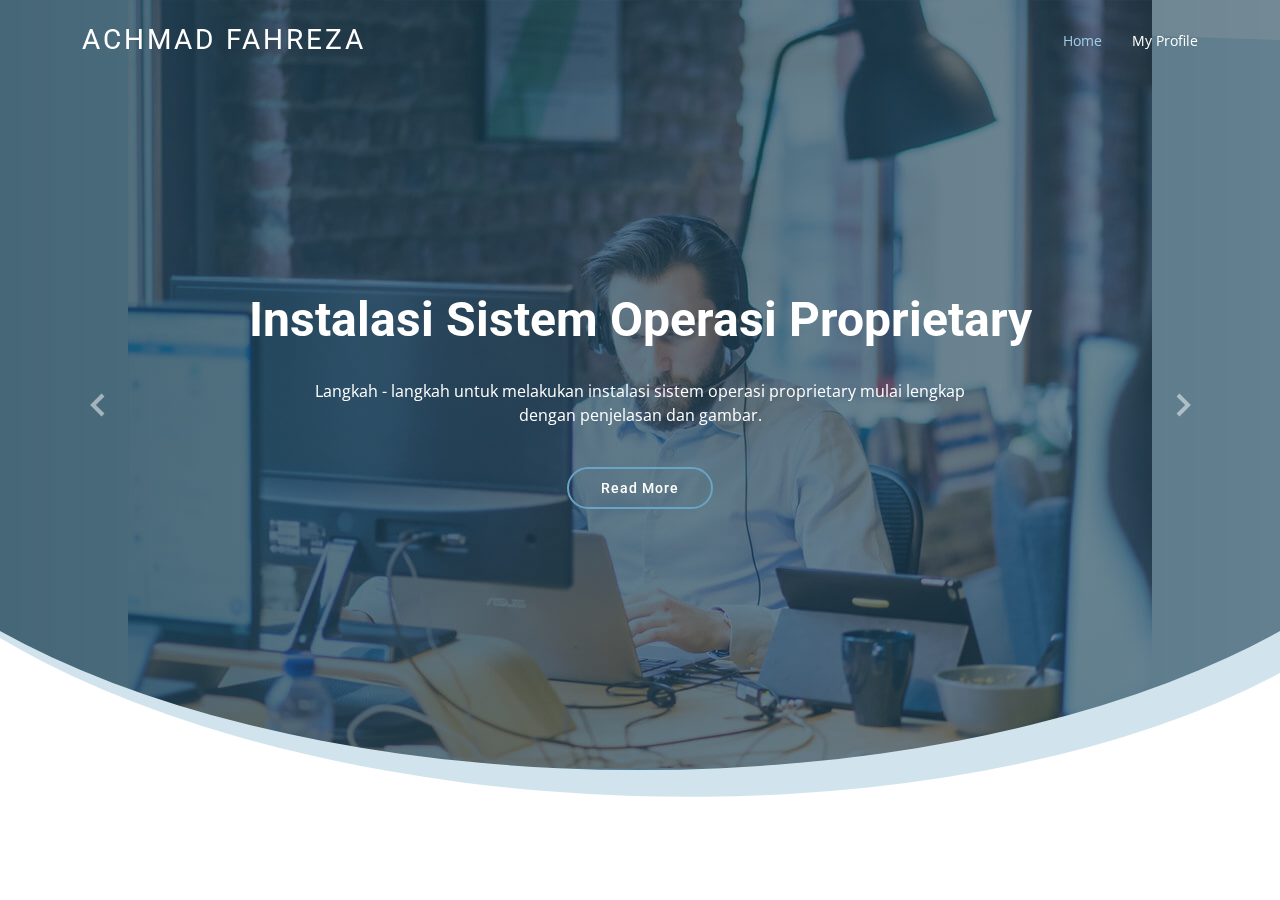
<file: index.html>
<!DOCTYPE html>
<html lang="en">

<head>
  <meta charset="utf-8">
  <meta content="width=device-width, initial-scale=1.0" name="viewport">

  <title>Achmad Fahreza News - Index</title>
  <meta content="" name="description">
  <meta content="" name="keywords">

  <!-- Favicons -->
  <link href="assets/img/favicon.png" rel="icon">
  <link href="assets/img/apple-touch-icon.png" rel="apple-touch-icon">

  <!-- Google Fonts -->
  <link href="https://fonts.googleapis.com/css?family=Open+Sans:300,300i,400,400i,600,600i,700,700i|Roboto:300,300i,400,400i,500,500i,700,700i&display=swap" rel="stylesheet">

  <!-- Vendor CSS Files -->
  <link href="assets/vendor/animate.css/animate.min.css" rel="stylesheet">
  <link href="assets/vendor/aos/aos.css" rel="stylesheet">
  <link href="assets/vendor/bootstrap/css/bootstrap.min.css" rel="stylesheet">
  <link href="assets/vendor/bootstrap-icons/bootstrap-icons.css" rel="stylesheet">
  <link href="assets/vendor/boxicons/css/boxicons.min.css" rel="stylesheet">
  <link href="assets/vendor/glightbox/css/glightbox.min.css" rel="stylesheet">
  <link href="assets/vendor/swiper/swiper-bundle.min.css" rel="stylesheet">

  <!-- Template Main CSS File -->
  <link href="assets/css/style.css" rel="stylesheet">

</head>

<body>

  <!-- ======= Header ======= -->
  <header id="header" class="fixed-top d-flex align-items-center header-transparent">
    <div class="container d-flex justify-content-between align-items-center">

      <div class="logo">
        <h1 class="text-light"><a href="index.html"><span>Achmad Fahreza</span></a></h1>
        <!-- Uncomment below if you prefer to use an image logo -->
        <!-- <a href="index.html"><img src="assets/img/logo.png" alt="" class="img-fluid"></a>-->
      </div>

      <nav id="navbar" class="navbar">
        <ul>
          <li><a class="active " href="index.html">Home</a></li>
         
          <li><a href="https://achreza.github.io/Rz-Web/">My Profile</a></li>
         
          
            
        <i class="bi bi-list mobile-nav-toggle"></i>
      </nav>
      
      <!-- .navbar -->

    </div>
  </header><!-- End Header -->

  <!-- ======= Hero Section ======= -->
  <section id="hero" class="d-flex justify-cntent-center align-items-center">
    <div id="heroCarousel" class="container carousel carousel-fade" data-bs-ride="carousel" data-bs-interval="5000">

      <!-- Slide 1 -->
      <div class="carousel-item active">
        <div class="carousel-container">
          <h2 class="animate__animated animate__fadeInDown">Instalasi Sistem Operasi Proprietary</span></h2>
          <p class="animate__animated animate__fadeInUp">Langkah - langkah untuk melakukan instalasi sistem operasi proprietary mulai lengkap dengan penjelasan dan gambar.</p>
          <a href="blog-single.html" class="btn-get-started animate__animated animate__fadeInUp">Read More</a>
        </div>
      </div>

      <!-- Slide 2 -->
      <div class="carousel-item">
        <div class="carousel-container">
          <h2 class="animate__animated animate__fadeInDown">Instalasi Sistem Operasi Open Source distribusi bebas</h2>
          <p class="animate__animated animate__fadeInUp">Langkah - langkah untuk melakukan instalasi sistem operasi open source distribusi bebas mulai lengkap dengan penjelasan dan gambar.</p>
          <a href="blog-2.html" class="btn-get-started animate__animated animate__fadeInUp">Read More</a>
        </div>
      </div>

      <!-- Slide 3 -->
      <div class="carousel-item">
        <div class="carousel-container">
          <h2 class="animate__animated animate__fadeInDown">Partisi harddisk pada Sistem Operasi Proprietary</h2>
          <p class="animate__animated animate__fadeInUp">langkah - langkah untuk melakukan partisi harddisk pada sistem operasi proprietary lengkap dengan penjelasan dan gambar.</p>
          <a href="blog-3.html" class="btn-get-started animate__animated animate__fadeInUp">Read More</a>
        </div>
      </div>

      <!-- Slide 4 -->
      <div class="carousel-item">
        <div class="carousel-container">
          <h2 class="animate__animated animate__fadeInDown">Partisi pada Sistem Operasi Open Source distribusi bebas</h2>
          <p class="animate__animated animate__fadeInUp">langkah - langkah untuk melakukan partisi pada sistem operasi open source lengkap dengan penjelasan dan gambar.</p>
          <a href="blog-4.html" class="btn-get-started animate__animated animate__fadeInUp">Read More</a>
        </div>
      </div>

      <a class="carousel-control-prev" href="#heroCarousel" role="button" data-bs-slide="prev">
        <span class="carousel-control-prev-icon bx bx-chevron-left" aria-hidden="true"></span>
      </a>

      <a class="carousel-control-next" href="#heroCarousel" role="button" data-bs-slide="next">
        <span class="carousel-control-next-icon bx bx-chevron-right" aria-hidden="true"></span>
      </a>

    </div>
  </section><!-- End Hero -->




  <a href="#" class="back-to-top d-flex align-items-center justify-content-center"><i class="bi bi-arrow-up-short"></i></a>

  <!-- Vendor JS Files -->
  <script src="assets/vendor/aos/aos.js"></script>
  <script src="assets/vendor/bootstrap/js/bootstrap.bundle.min.js"></script>
  <script src="assets/vendor/glightbox/js/glightbox.min.js"></script>
  <script src="assets/vendor/isotope-layout/isotope.pkgd.min.js"></script>
  <script src="assets/vendor/php-email-form/validate.js"></script>
  <script src="assets/vendor/purecounter/purecounter.js"></script>
  <script src="assets/vendor/swiper/swiper-bundle.min.js"></script>
  <script src="assets/vendor/waypoints/noframework.waypoints.js"></script>

  <!-- Template Main JS File -->
  <script src="assets/js/main.js"></script>

</body>

</html>
</file>
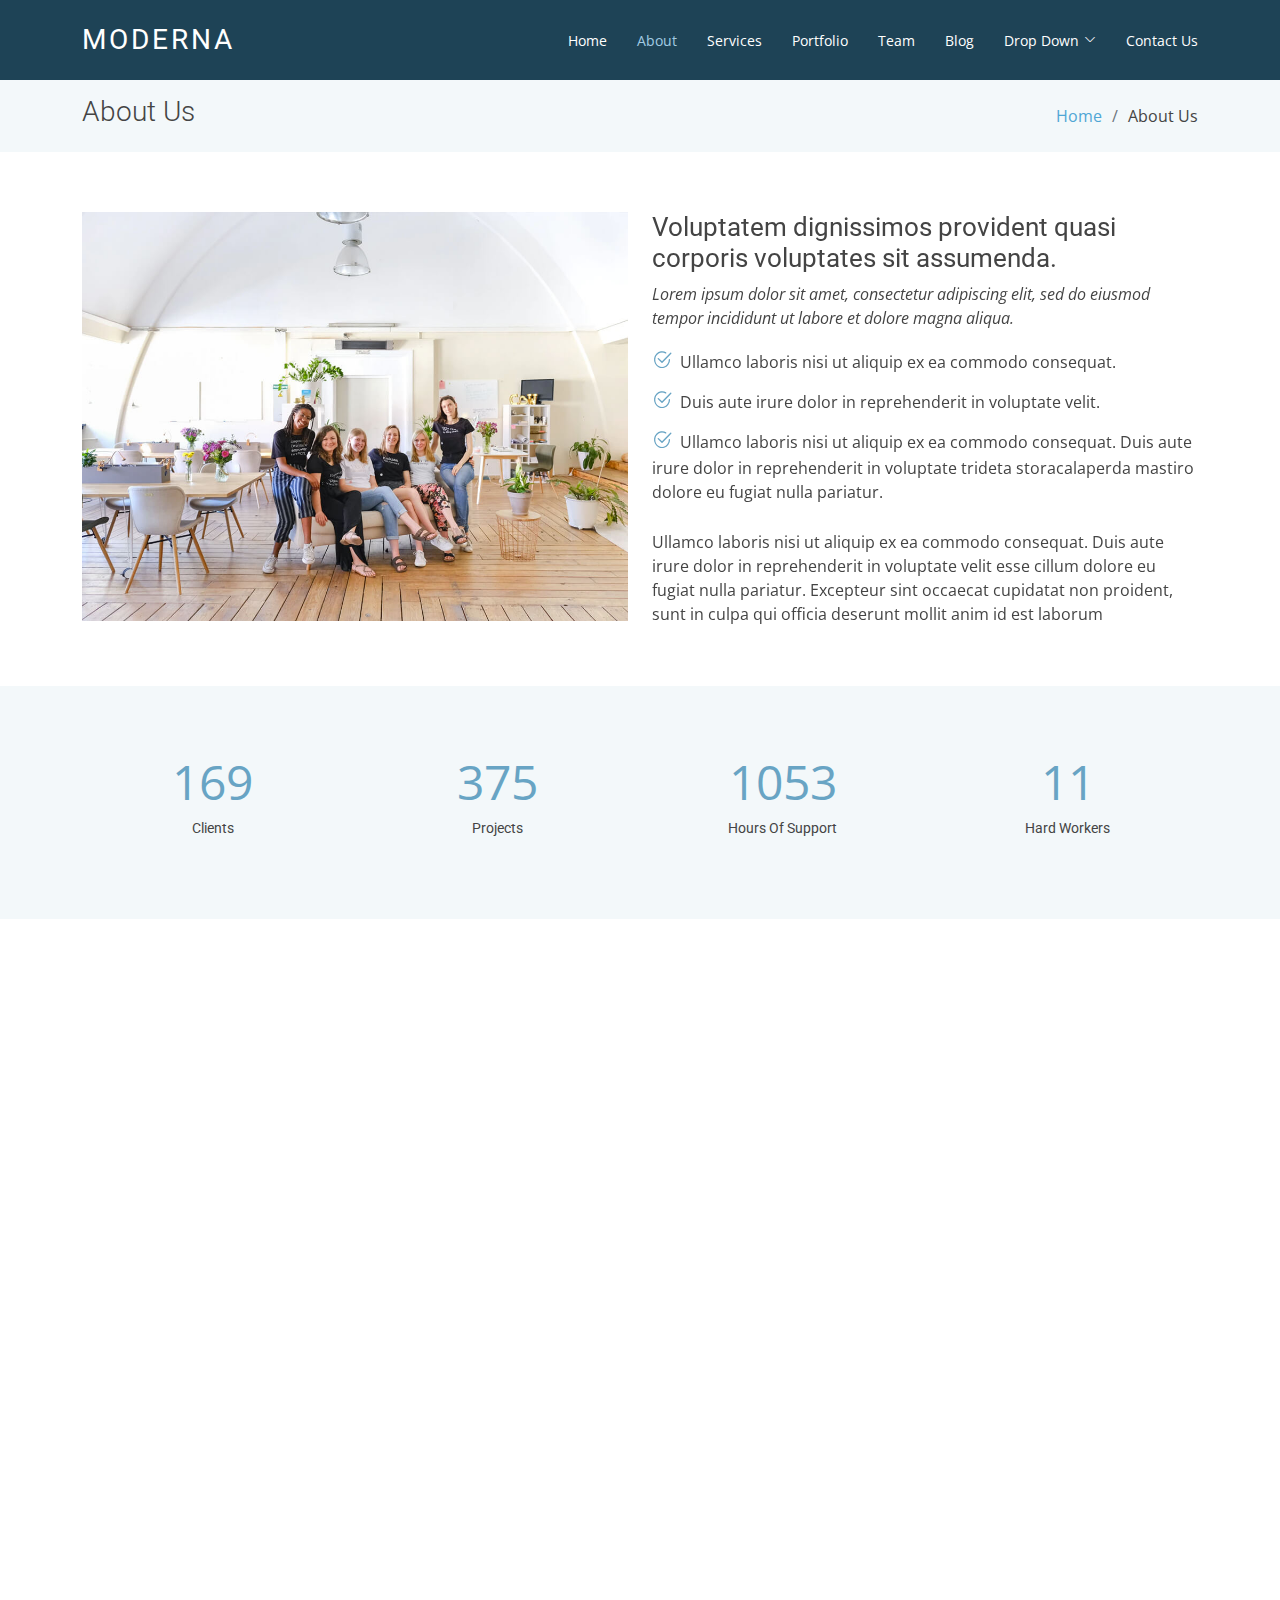
<file: about.html>
<!DOCTYPE html>
<html lang="en">

<head>
  <meta charset="utf-8">
  <meta content="width=device-width, initial-scale=1.0" name="viewport">

  <title>About - Moderna Bootstrap Template</title>
  <meta content="" name="description">
  <meta content="" name="keywords">

  <!-- Favicons -->
  <link href="assets/img/favicon.png" rel="icon">
  <link href="assets/img/apple-touch-icon.png" rel="apple-touch-icon">

  <!-- Google Fonts -->
  <link href="https://fonts.googleapis.com/css?family=Open+Sans:300,300i,400,400i,600,600i,700,700i|Roboto:300,300i,400,400i,500,500i,700,700i&display=swap" rel="stylesheet">

  <!-- Vendor CSS Files -->
  <link href="assets/vendor/animate.css/animate.min.css" rel="stylesheet">
  <link href="assets/vendor/aos/aos.css" rel="stylesheet">
  <link href="assets/vendor/bootstrap/css/bootstrap.min.css" rel="stylesheet">
  <link href="assets/vendor/bootstrap-icons/bootstrap-icons.css" rel="stylesheet">
  <link href="assets/vendor/boxicons/css/boxicons.min.css" rel="stylesheet">
  <link href="assets/vendor/glightbox/css/glightbox.min.css" rel="stylesheet">
  <link href="assets/vendor/swiper/swiper-bundle.min.css" rel="stylesheet">

  <!-- Template Main CSS File -->
  <link href="assets/css/style.css" rel="stylesheet">

  <!-- =======================================================
  * Template Name: Moderna - v4.7.0
  * Template URL: https://bootstrapmade.com/free-bootstrap-template-corporate-moderna/
  * Author: BootstrapMade.com
  * License: https://bootstrapmade.com/license/
  ======================================================== -->
</head>

<body>

  <!-- ======= Header ======= -->
  <header id="header" class="fixed-top d-flex align-items-center ">
    <div class="container d-flex justify-content-between align-items-center">

      <div class="logo">
        <h1 class="text-light"><a href="index.html"><span>Moderna</span></a></h1>
        <!-- Uncomment below if you prefer to use an image logo -->
        <!-- <a href="index.html"><img src="assets/img/logo.png" alt="" class="img-fluid"></a>-->
      </div>

      <nav id="navbar" class="navbar">
        <ul>
          <li><a class="" href="index.html">Home</a></li>
          <li><a class="active" href="about.html">About</a></li>
          <li><a href="services.html">Services</a></li>
          <li><a href="portfolio.html">Portfolio</a></li>
          <li><a href="team.html">Team</a></li>
          <li><a href="blog.html">Blog</a></li>
          <li class="dropdown"><a href="#"><span>Drop Down</span> <i class="bi bi-chevron-down"></i></a>
            <ul>
              <li><a href="#">Drop Down 1</a></li>
              <li class="dropdown"><a href="#"><span>Deep Drop Down</span> <i class="bi bi-chevron-right"></i></a>
                <ul>
                  <li><a href="#">Deep Drop Down 1</a></li>
                  <li><a href="#">Deep Drop Down 2</a></li>
                  <li><a href="#">Deep Drop Down 3</a></li>
                  <li><a href="#">Deep Drop Down 4</a></li>
                  <li><a href="#">Deep Drop Down 5</a></li>
                </ul>
              </li>
              <li><a href="#">Drop Down 2</a></li>
              <li><a href="#">Drop Down 3</a></li>
              <li><a href="#">Drop Down 4</a></li>
            </ul>
          </li>
          <li><a href="contact.html">Contact Us</a></li>
        </ul>
        <i class="bi bi-list mobile-nav-toggle"></i>
      </nav><!-- .navbar -->

    </div>
  </header><!-- End Header -->

  <main id="main">

    <!-- ======= About Us Section ======= -->
    <section class="breadcrumbs">
      <div class="container">

        <div class="d-flex justify-content-between align-items-center">
          <h2>About Us</h2>
          <ol>
            <li><a href="index.html">Home</a></li>
            <li>About Us</li>
          </ol>
        </div>

      </div>
    </section><!-- End About Us Section -->

    <!-- ======= About Section ======= -->
    <section class="about" data-aos="fade-up">
      <div class="container">

        <div class="row">
          <div class="col-lg-6">
            <img src="assets/img/about.jpg" class="img-fluid" alt="">
          </div>
          <div class="col-lg-6 pt-4 pt-lg-0">
            <h3>Voluptatem dignissimos provident quasi corporis voluptates sit assumenda.</h3>
            <p class="fst-italic">
              Lorem ipsum dolor sit amet, consectetur adipiscing elit, sed do eiusmod tempor incididunt ut labore et dolore
              magna aliqua.
            </p>
            <ul>
              <li><i class="bi bi-check2-circle"></i> Ullamco laboris nisi ut aliquip ex ea commodo consequat.</li>
              <li><i class="bi bi-check2-circle"></i> Duis aute irure dolor in reprehenderit in voluptate velit.</li>
              <li><i class="bi bi-check2-circle"></i> Ullamco laboris nisi ut aliquip ex ea commodo consequat. Duis aute irure dolor in reprehenderit in voluptate trideta storacalaperda mastiro dolore eu fugiat nulla pariatur.</li>
            </ul>
            <p>
              Ullamco laboris nisi ut aliquip ex ea commodo consequat. Duis aute irure dolor in reprehenderit in voluptate
              velit esse cillum dolore eu fugiat nulla pariatur. Excepteur sint occaecat cupidatat non proident, sunt in
              culpa qui officia deserunt mollit anim id est laborum
            </p>
          </div>
        </div>

      </div>
    </section><!-- End About Section -->

    <!-- ======= Facts Section ======= -->
    <section class="facts section-bg" data-aos="fade-up">
      <div class="container">

        <div class="row counters">

          <div class="col-lg-3 col-6 text-center">
            <span data-purecounter-start="0" data-purecounter-end="232" data-purecounter-duration="1" class="purecounter"></span>
            <p>Clients</p>
          </div>

          <div class="col-lg-3 col-6 text-center">
            <span data-purecounter-start="0" data-purecounter-end="521" data-purecounter-duration="1" class="purecounter"></span>
            <p>Projects</p>
          </div>

          <div class="col-lg-3 col-6 text-center">
            <span data-purecounter-start="0" data-purecounter-end="1463" data-purecounter-duration="1" class="purecounter"></span>
            <p>Hours Of Support</p>
          </div>

          <div class="col-lg-3 col-6 text-center">
            <span data-purecounter-start="0" data-purecounter-end="15" data-purecounter-duration="1" class="purecounter"></span>
            <p>Hard Workers</p>
          </div>

        </div>

      </div>
    </section><!-- End Facts Section -->

    <!-- ======= Our Skills Section ======= -->
    <section class="skills" data-aos="fade-up">
      <div class="container">

        <div class="section-title">
          <h2>Our Skills</h2>
          <p>Magnam dolores commodi suscipit. Necessitatibus eius consequatur ex aliquid fuga eum quidem. Sit sint consectetur velit. Quisquam quos quisquam cupiditate. Et nemo qui impedit suscipit alias ea. Quia fugiat sit in iste officiis commodi quidem hic quas.</p>
        </div>

        <div class="skills-content">

          <div class="progress">
            <div class="progress-bar bg-success" role="progressbar" aria-valuenow="100" aria-valuemin="0" aria-valuemax="100">
              <span class="skill">HTML <i class="val">100%</i></span>
            </div>
          </div>

          <div class="progress">
            <div class="progress-bar bg-info" role="progressbar" aria-valuenow="90" aria-valuemin="0" aria-valuemax="100">
              <span class="skill">CSS <i class="val">90%</i></span>
            </div>
          </div>

          <div class="progress">
            <div class="progress-bar bg-warning" role="progressbar" aria-valuenow="75" aria-valuemin="0" aria-valuemax="100">
              <span class="skill">JavaScript <i class="val">75%</i></span>
            </div>
          </div>

          <div class="progress">
            <div class="progress-bar bg-danger" role="progressbar" aria-valuenow="55" aria-valuemin="0" aria-valuemax="100">
              <span class="skill">Photoshop <i class="val">55%</i></span>
            </div>
          </div>

        </div>

      </div>
    </section><!-- End Our Skills Section -->

    <!-- ======= Tetstimonials Section ======= -->
    <section class="testimonials" data-aos="fade-up">
      <div class="container">

        <div class="section-title">
          <h2>Tetstimonials</h2>
          <p>Magnam dolores commodi suscipit. Necessitatibus eius consequatur ex aliquid fuga eum quidem. Sit sint consectetur velit. Quisquam quos quisquam cupiditate. Et nemo qui impedit suscipit alias ea. Quia fugiat sit in iste officiis commodi quidem hic quas.</p>
        </div>

        <div class="testimonials-carousel swiper">
          <div class="swiper-wrapper">
            <div class="testimonial-item swiper-slide">
              <img src="assets/img/testimonials/testimonials-1.jpg" class="testimonial-img" alt="">
              <h3>Saul Goodman</h3>
              <h4>Ceo &amp; Founder</h4>
              <p>
                <i class="bx bxs-quote-alt-left quote-icon-left"></i>
                Proin iaculis purus consequat sem cure digni ssim donec porttitora entum suscipit rhoncus. Accusantium quam, ultricies eget id, aliquam eget nibh et. Maecen aliquam, risus at semper.
                <i class="bx bxs-quote-alt-right quote-icon-right"></i>
              </p>
            </div>

            <div class="testimonial-item swiper-slide">
              <img src="assets/img/testimonials/testimonials-2.jpg" class="testimonial-img" alt="">
              <h3>Sara Wilsson</h3>
              <h4>Designer</h4>
              <p>
                <i class="bx bxs-quote-alt-left quote-icon-left"></i>
                Export tempor illum tamen malis malis eram quae irure esse labore quem cillum quid cillum eram malis quorum velit fore eram velit sunt aliqua noster fugiat irure amet legam anim culpa.
                <i class="bx bxs-quote-alt-right quote-icon-right"></i>
              </p>
            </div>

            <div class="testimonial-item swiper-slide">
              <img src="assets/img/testimonials/testimonials-3.jpg" class="testimonial-img" alt="">
              <h3>Jena Karlis</h3>
              <h4>Store Owner</h4>
              <p>
                <i class="bx bxs-quote-alt-left quote-icon-left"></i>
                Enim nisi quem export duis labore cillum quae magna enim sint quorum nulla quem veniam duis minim tempor labore quem eram duis noster aute amet eram fore quis sint minim.
                <i class="bx bxs-quote-alt-right quote-icon-right"></i>
              </p>
            </div>

            <div class="testimonial-item swiper-slide">
              <img src="assets/img/testimonials/testimonials-4.jpg" class="testimonial-img" alt="">
              <h3>Matt Brandon</h3>
              <h4>Freelancer</h4>
              <p>
                <i class="bx bxs-quote-alt-left quote-icon-left"></i>
                Fugiat enim eram quae cillum dolore dolor amet nulla culpa multos export minim fugiat minim velit minim dolor enim duis veniam ipsum anim magna sunt elit fore quem dolore labore illum veniam.
                <i class="bx bxs-quote-alt-right quote-icon-right"></i>
              </p>
            </div>

            <div class="testimonial-item swiper-slide">
              <img src="assets/img/testimonials/testimonials-5.jpg" class="testimonial-img" alt="">
              <h3>John Larson</h3>
              <h4>Entrepreneur</h4>
              <p>
                <i class="bx bxs-quote-alt-left quote-icon-left"></i>
                Quis quorum aliqua sint quem legam fore sunt eram irure aliqua veniam tempor noster veniam enim culpa labore duis sunt culpa nulla illum cillum fugiat legam esse veniam culpa fore nisi cillum quid.
                <i class="bx bxs-quote-alt-right quote-icon-right"></i>
              </p>
            </div>
          </div>
          <div class="swiper-pagination"></div>
        </div>

      </div>
    </section><!-- End Ttstimonials Section -->

  </main><!-- End #main -->

  <!-- ======= Footer ======= -->
  <footer id="footer" data-aos="fade-up" data-aos-easing="ease-in-out" data-aos-duration="500">

    <div class="footer-newsletter">
      <div class="container">
        <div class="row">
          <div class="col-lg-6">
            <h4>Our Newsletter</h4>
            <p>Tamen quem nulla quae legam multos aute sint culpa legam noster magna</p>
          </div>
          <div class="col-lg-6">
            <form action="" method="post">
              <input type="email" name="email"><input type="submit" value="Subscribe">
            </form>
          </div>
        </div>
      </div>
    </div>

    <div class="footer-top">
      <div class="container">
        <div class="row">

          <div class="col-lg-3 col-md-6 footer-links">
            <h4>Useful Links</h4>
            <ul>
              <li><i class="bx bx-chevron-right"></i> <a href="#">Home</a></li>
              <li><i class="bx bx-chevron-right"></i> <a href="#">About us</a></li>
              <li><i class="bx bx-chevron-right"></i> <a href="#">Services</a></li>
              <li><i class="bx bx-chevron-right"></i> <a href="#">Terms of service</a></li>
              <li><i class="bx bx-chevron-right"></i> <a href="#">Privacy policy</a></li>
            </ul>
          </div>

          <div class="col-lg-3 col-md-6 footer-links">
            <h4>Our Services</h4>
            <ul>
              <li><i class="bx bx-chevron-right"></i> <a href="#">Web Design</a></li>
              <li><i class="bx bx-chevron-right"></i> <a href="#">Web Development</a></li>
              <li><i class="bx bx-chevron-right"></i> <a href="#">Product Management</a></li>
              <li><i class="bx bx-chevron-right"></i> <a href="#">Marketing</a></li>
              <li><i class="bx bx-chevron-right"></i> <a href="#">Graphic Design</a></li>
            </ul>
          </div>

          <div class="col-lg-3 col-md-6 footer-contact">
            <h4>Contact Us</h4>
            <p>
              A108 Adam Street <br>
              New York, NY 535022<br>
              United States <br><br>
              <strong>Phone:</strong> +1 5589 55488 55<br>
              <strong>Email:</strong> info@example.com<br>
            </p>

          </div>

          <div class="col-lg-3 col-md-6 footer-info">
            <h3>About Moderna</h3>
            <p>Cras fermentum odio eu feugiat lide par naso tierra. Justo eget nada terra videa magna derita valies darta donna mare fermentum iaculis eu non diam phasellus.</p>
            <div class="social-links mt-3">
              <a href="#" class="twitter"><i class="bx bxl-twitter"></i></a>
              <a href="#" class="facebook"><i class="bx bxl-facebook"></i></a>
              <a href="#" class="instagram"><i class="bx bxl-instagram"></i></a>
              <a href="#" class="linkedin"><i class="bx bxl-linkedin"></i></a>
            </div>
          </div>

        </div>
      </div>
    </div>

    <div class="container">
      <div class="copyright">
        &copy; Copyright <strong><span>Moderna</span></strong>. All Rights Reserved
      </div>
      <div class="credits">
        <!-- All the links in the footer should remain intact. -->
        <!-- You can delete the links only if you purchased the pro version. -->
        <!-- Licensing information: https://bootstrapmade.com/license/ -->
        <!-- Purchase the pro version with working PHP/AJAX contact form: https://bootstrapmade.com/free-bootstrap-template-corporate-moderna/ -->
        Designed by <a href="https://bootstrapmade.com/">BootstrapMade</a>
      </div>
    </div>
  </footer><!-- End Footer -->

  <a href="#" class="back-to-top d-flex align-items-center justify-content-center"><i class="bi bi-arrow-up-short"></i></a>

  <!-- Vendor JS Files -->
  <script src="assets/vendor/aos/aos.js"></script>
  <script src="assets/vendor/bootstrap/js/bootstrap.bundle.min.js"></script>
  <script src="assets/vendor/glightbox/js/glightbox.min.js"></script>
  <script src="assets/vendor/isotope-layout/isotope.pkgd.min.js"></script>
  <script src="assets/vendor/php-email-form/validate.js"></script>
  <script src="assets/vendor/purecounter/purecounter.js"></script>
  <script src="assets/vendor/swiper/swiper-bundle.min.js"></script>
  <script src="assets/vendor/waypoints/noframework.waypoints.js"></script>

  <!-- Template Main JS File -->
  <script src="assets/js/main.js"></script>

</body>

</html>
</file>
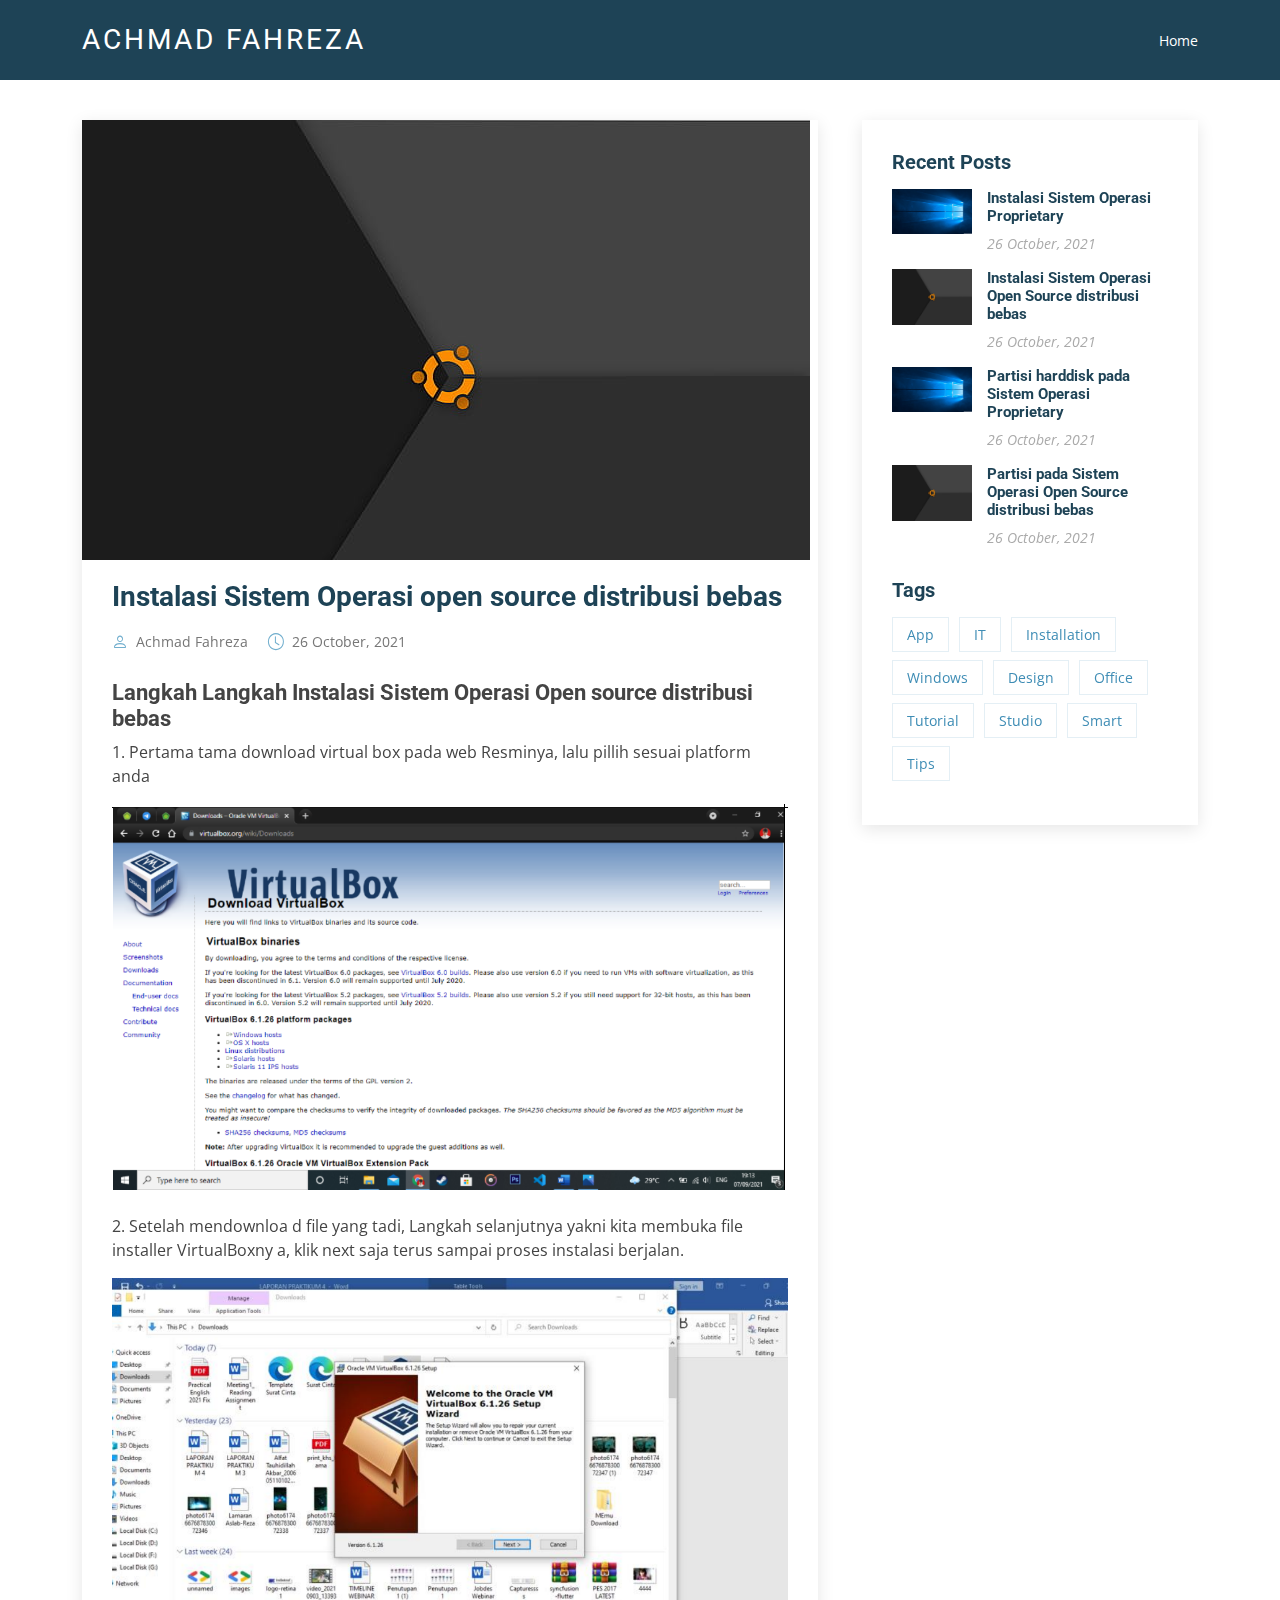
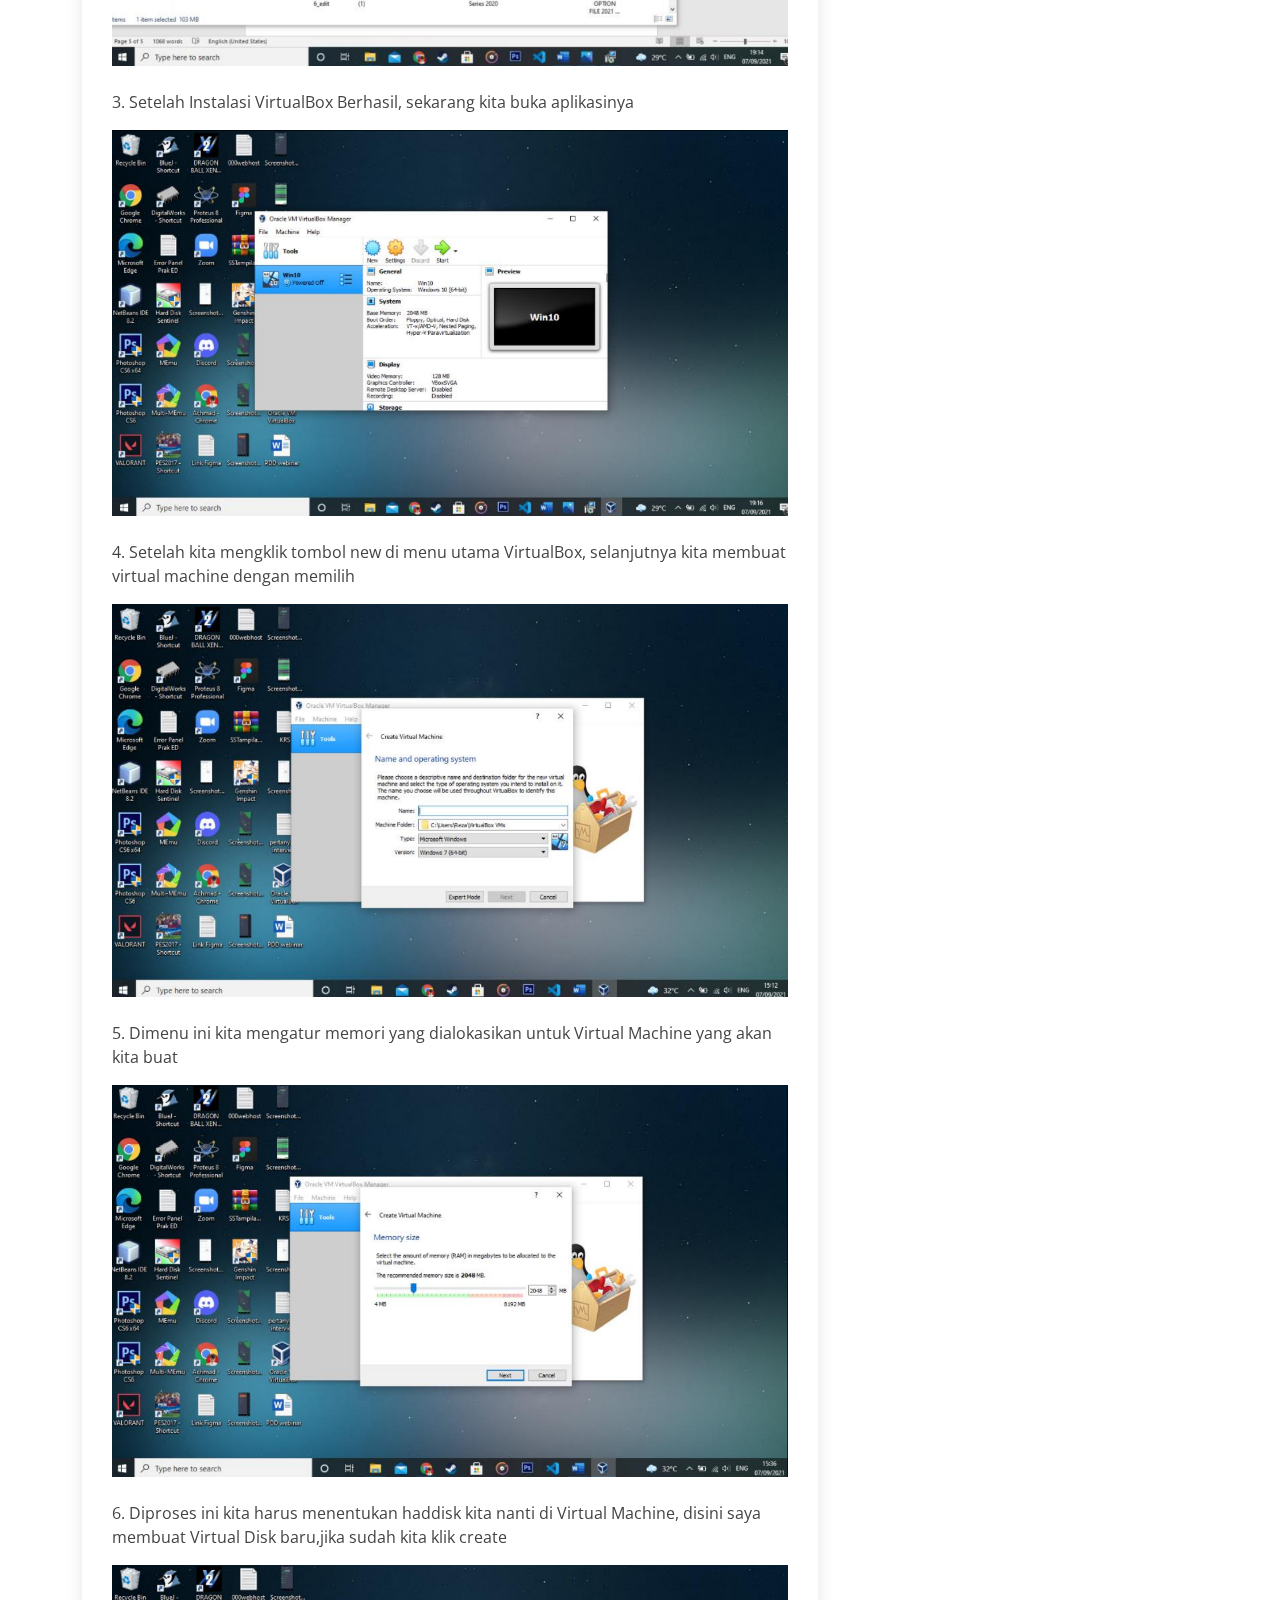
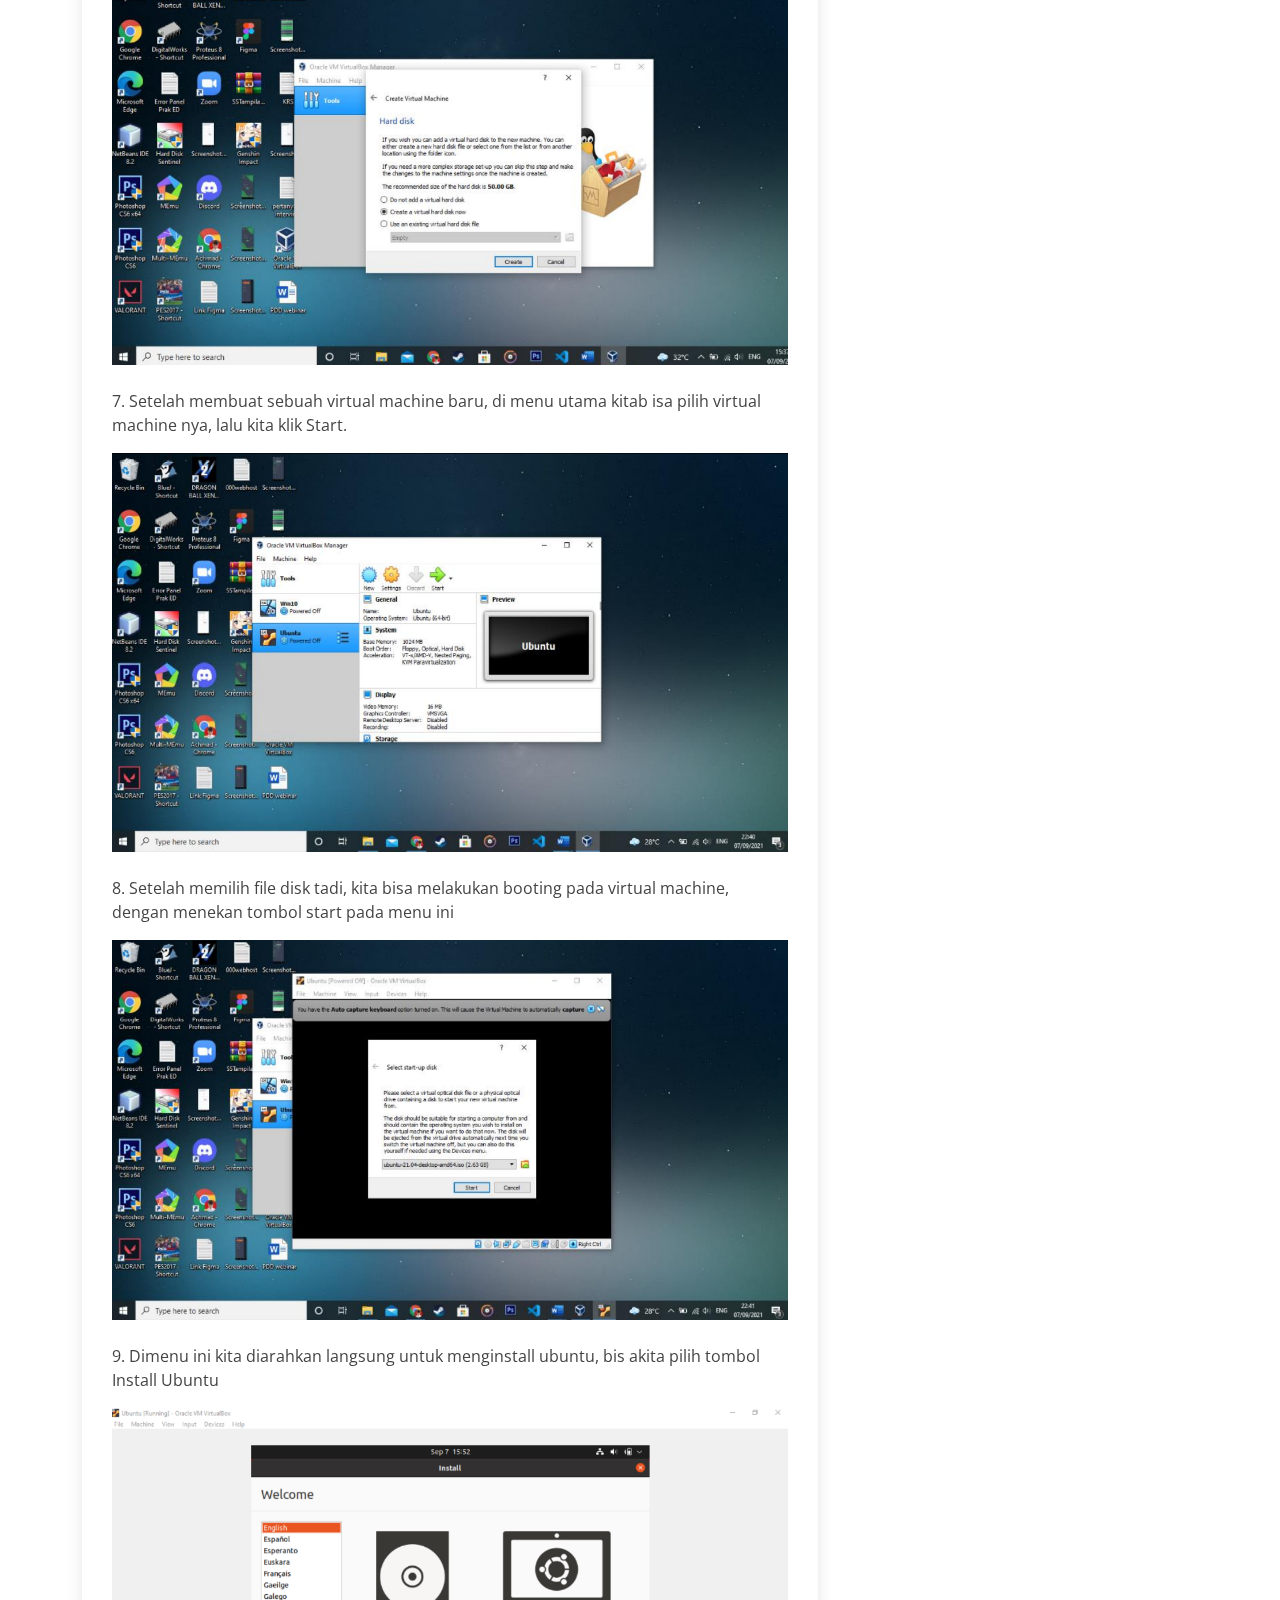
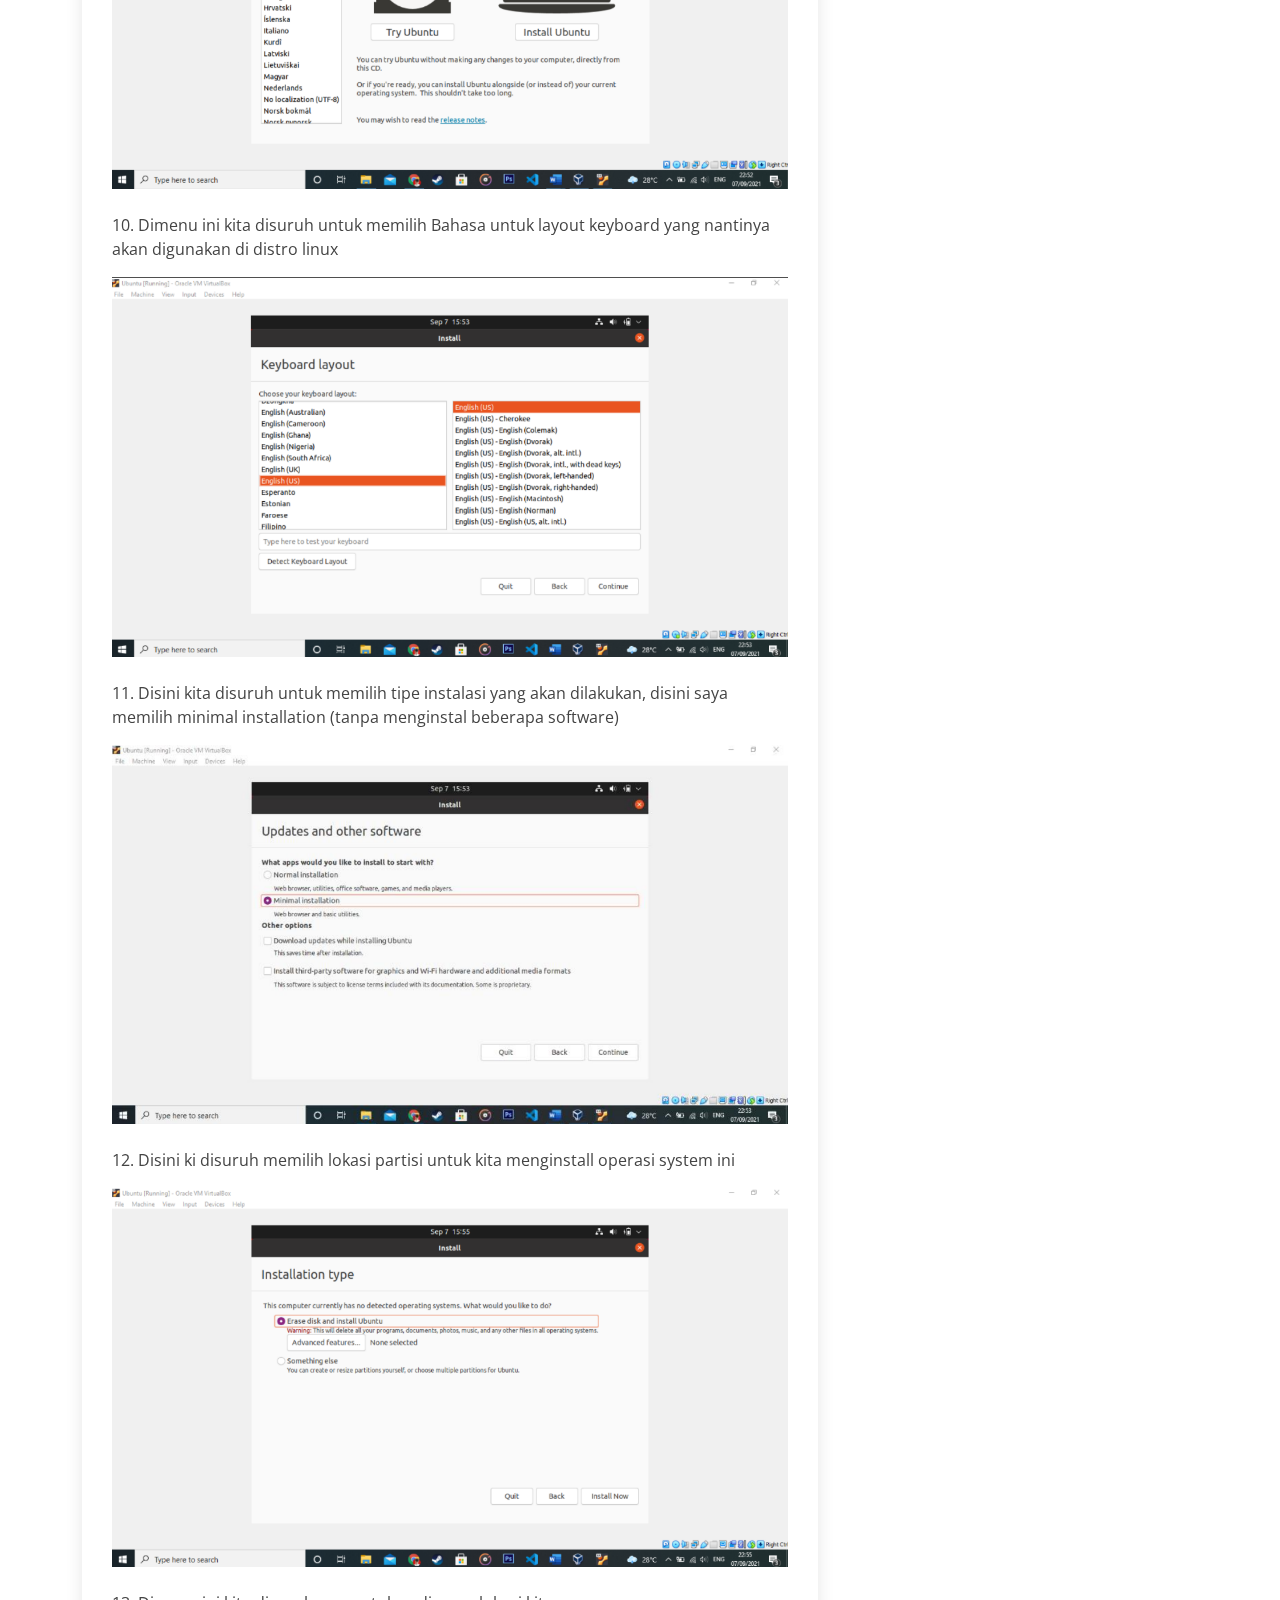
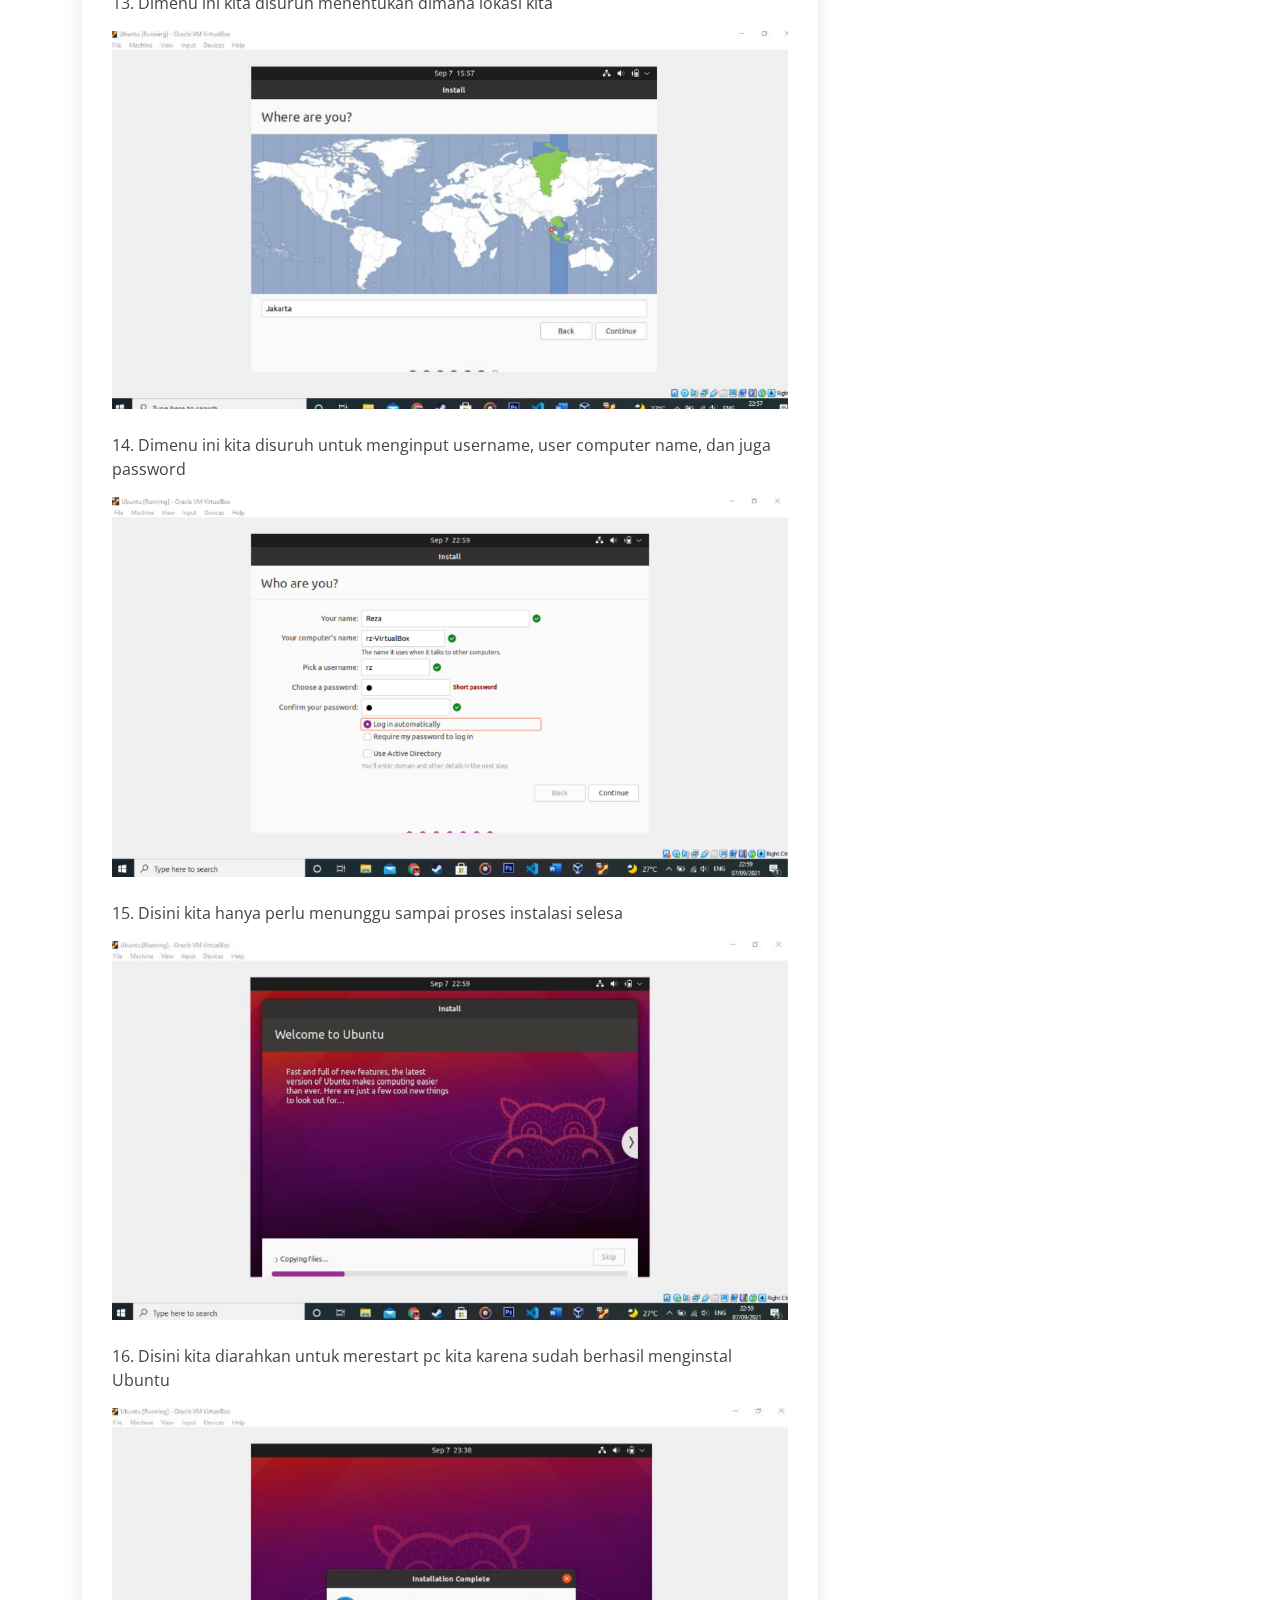
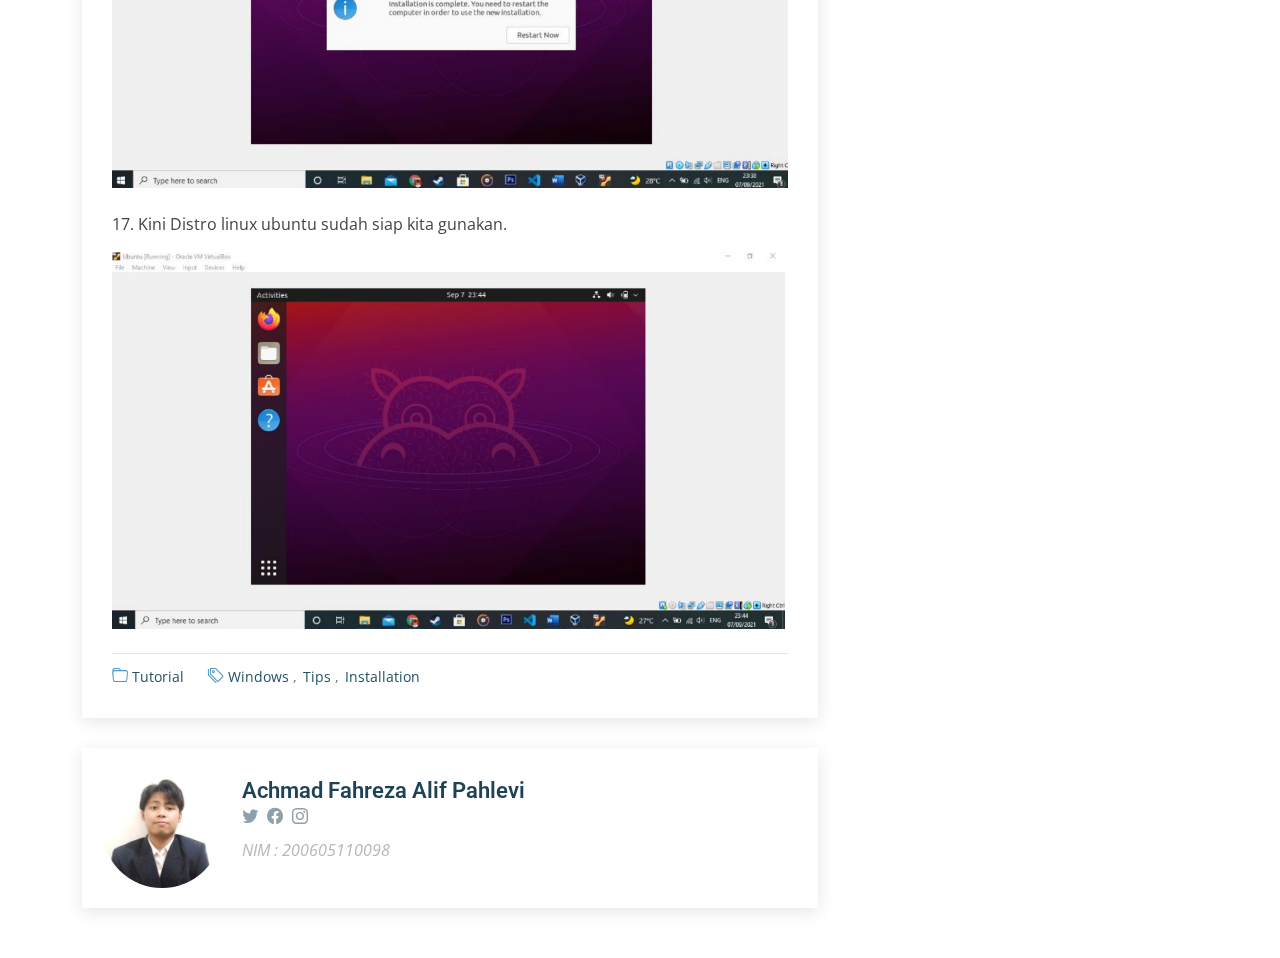
<file: blog-2.html>
<!DOCTYPE html>
<html lang="en">

<head>
  <meta charset="utf-8">
  <meta content="width=device-width, initial-scale=1.0" name="viewport">

  <title>News</title>
  <meta content="" name="description">
  <meta content="" name="keywords">

  <!-- Favicons -->
  <link href="assets/img/favicon.png" rel="icon">
  <link href="assets/img/apple-touch-icon.png" rel="apple-touch-icon">

  <!-- Google Fonts -->
  <link
    href="https://fonts.googleapis.com/css?family=Open+Sans:300,300i,400,400i,600,600i,700,700i|Roboto:300,300i,400,400i,500,500i,700,700i&display=swap"
    rel="stylesheet">

  <!-- Vendor CSS Files -->
  <link href="assets/vendor/animate.css/animate.min.css" rel="stylesheet">
  <link href="assets/vendor/aos/aos.css" rel="stylesheet">
  <link href="assets/vendor/bootstrap/css/bootstrap.min.css" rel="stylesheet">
  <link href="assets/vendor/bootstrap-icons/bootstrap-icons.css" rel="stylesheet">
  <link href="assets/vendor/boxicons/css/boxicons.min.css" rel="stylesheet">
  <link href="assets/vendor/glightbox/css/glightbox.min.css" rel="stylesheet">
  <link href="assets/vendor/swiper/swiper-bundle.min.css" rel="stylesheet">

  <!-- Template Main CSS File -->
  <link href="assets/css/style.css" rel="stylesheet">


</head>

<body>

  <!-- ======= Header ======= -->
  <header id="header" class="fixed-top d-flex align-items-center ">
    <div class="container d-flex justify-content-between align-items-center">

      <div class="logo">
        <h1 class="text-light"><a href="index.html"><span>Achmad Fahreza</span></a></h1>
        <!-- Uncomment below if you prefer to use an image logo -->
        <!-- <a href="index.html"><img src="assets/img/logo.png" alt="" class="img-fluid"></a>-->
      </div>

      <nav id="navbar" class="navbar">
        <ul>
          <li><a class="" href="index.html">Home</a></li>



        </ul>
        <i class="bi bi-list mobile-nav-toggle"></i>
      </nav><!-- .navbar -->

    </div>
  </header><!-- End Header -->

  <main id="main">



    <!-- ======= Blog Single Section ======= -->
    <section id="blog" class="blog">
      <div class="container" data-aos="fade-up">

        <div class="row">

          <div class="col-lg-8 entries">

            <article class="entry entry-single">

              <div class="entry-img">
                <img src="assets/img/blog/ubuntu.jpg" alt="" class="img-fluid">
              </div>

              <h2 class="entry-title">
                <a href="blog-2.html">Instalasi Sistem Operasi open source distribusi bebas</a>
              </h2>

              <div class="entry-meta">
                <ul>
                  <li class="d-flex align-items-center"><i class="bi bi-person"></i> <a href="blog-2.html">Achmad
                      Fahreza</a></li>
                  <li class="d-flex align-items-center"><i class="bi bi-clock"></i> <a href="blog-2.html">
                    <time
                        datetime="2021-10-26">26 October, 2021</time></a></li>

                </ul>
              </div>

              <div class="entry-content">


                <h3>Langkah Langkah Instalasi Sistem Operasi Open source distribusi bebas</h3>
                <p>
                  1. Pertama tama 
                  download 
                  virtual box 
                  pada web 
                  Resminya, 
                  lalu pillih 
                  sesuai 
                  platform 
                  anda
                </p>
                <img src="assets/img/blog/post2/linux1.png" class="img-fluid" alt="">

                <br></br>
                <p>
                  2. Setelah 
                  mendownloa
                  d file yang 
                  tadi, Langkah 
                  selanjutnya 
                  yakni kita 
                  membuka file 
                  installer 
                  VirtualBoxny
                  a, klik next 
                  saja terus 
                  sampai 
                  proses 
                  instalasi 
                  berjalan.
                  
                </p>
                <img src="assets/img/blog/post2/linux2.png" class="img-fluid" alt="">

                <br></br>
                <p>
                  3. Setelah 
                  Instalasi 
                  VirtualBox 
                  Berhasil, 
                  sekarang kita 
                  buka 
                  aplikasinya
                  
                  
                </p>
                <img src="assets/img/blog/post2/linux3.png" class="img-fluid" alt="">

                <br></br>
                <p>
                  4. Setelah kita 
                  mengklik 
                  tombol new 
                  di menu 
                  utama 
                  VirtualBox, 
                  selanjutnya 
                  kita membuat 
                  virtual 
                  machine 
                  dengan 
                  memilih
                  
                </p>
                <img src="assets/img/blog/post2/linux4.png" class="img-fluid" alt="">

                <br></br>
                <p>
                  5. Dimenu ini 
                  kita 
                  mengatur 
                  memori yang 
                  dialokasikan 
                  untuk Virtual 
                  Machine 
                  yang akan 
                  kita buat
                  
                </p>
                <img src="assets/img/blog/post2/linux5.png" class="img-fluid" alt="">

                <br></br>
                <p>
                  6. Diproses ini 
                  kita harus 
                  menentukan 
                  haddisk kita 
                  nanti di 
                  Virtual 
                  Machine, 
                  disini saya 
                  membuat 
                  Virtual Disk 
                  baru,jika 
                  sudah kita 
                  klik create
                  
                </p>
                <img src="assets/img/blog/post2/linux6.png" class="img-fluid" alt="">

                <br></br>
                <p>
                  7. Setelah 
                  membuat 
                  sebuah 
                  virtual 
                  machine 
                  baru, di 
                  menu utama 
                  kitab isa pilih 
                  virtual 
                  machine nya, 
                  lalu kita klik 
                  Start.
                  
                </p>
                <img src="assets/img/blog/post2/linux7.png" class="img-fluid" alt="">

                <br></br>
                <p>
                  8. Setelah 
                  memilih file 
                  disk tadi, kita 
                  bisa 
                  melakukan 
                  booting pada 
                  virtual 
                  machine, 
                  dengan 
                  menekan 
                  tombol start 
                  pada menu 
                  ini
                  
                  
                </p>
                <img src="assets/img/blog/post2/linux8.png" class="img-fluid" alt="">

                <br></br>
                <p>
                  9. Dimenu ini 
                  kita 
                  diarahkan 
                  langsung 
                  untuk 
                  menginstall 
                  ubuntu, bis 
                  akita pilih 
                  tombol Install 
                  Ubuntu
                  
                </p>
                <img src="assets/img/blog/post2/linux9.png" class="img-fluid" alt="">

                <br></br>
                <p>
                  10. Dimenu ini 
                  kita disuruh 
                  untuk 
                  memilih 
                  Bahasa 
                  untuk layout 
                  keyboard 
                  yang 
                  nantinya 
                  akan 
                  digunakan di 
                  distro linux
                  
                  
                </p>
                <img src="assets/img/blog/post2/linux10.png" class="img-fluid" alt="">

                <br></br>
                <p>
                  11. Disini kita 
                  disuruh untuk 
                  memilih tipe 
                  instalasi 
                  yang akan 
                  dilakukan, 
                  disini saya 
                  memilih 
                  minimal 
                  installation 
                  (tanpa 
                  menginstal 
                  beberapa 
                  software)
                  
                  
                </p>
                <img src="assets/img/blog/post2/linux11.png" class="img-fluid" alt="">

                <br></br>
                <p>
                  12. Disini ki 
                  disuruh 
                  memilih 
                  lokasi partisi 
                  untuk kita 
                  menginstall 
                  operasi 
                  system ini
                  
                </p>
                <img src="assets/img/blog/post2/linux12.png" class="img-fluid" alt="">

                <br></br>
                <p>
                  13. Dimenu ini 
                  kita disuruh 
                  menentukan 
                  dimana 
                  lokasi kita
                  
                </p>
                <img src="assets/img/blog/post2/linux13.png" class="img-fluid" alt="">

                <br></br>
                <p>
                  14. Dimenu ini 
                  kita disuruh 
                  untuk 
                  menginput 
                  username, 
                  user 
                  computer 
                  name, dan 
                  juga 
                  password
                  
                </p>
                <img src="assets/img/blog/post2/linux14.png" class="img-fluid" alt="">

                <br></br>
                <p>
                  15. Disini kita 
                  hanya perlu 
                  menunggu 
                  sampai 
                  proses 
                  instalasi 
                  selesa
                  
                  
                </p>
                <img src="assets/img/blog/post2/linux15.png" class="img-fluid" alt="">

                <br></br>
                <p>
                  16. Disini kita 
                  diarahkan 
                  untuk 
                  merestart pc 
                  kita karena 
                  sudah 
                  berhasil 
                  menginstal 
                  Ubuntu
                  
                </p>
                <img src="assets/img/blog/post2/linux16.png" class="img-fluid" alt="">

                <br></br>
                <p>
                  17. Kini Distro 
                  linux ubuntu 
                  sudah siap 
                  kita gunakan.
                  
                </p>
                <img src="assets/img/blog/post2/linux17.png" class="img-fluid" alt="">

                <br></br>
               

              </div>
            <!-- Konten -->

              <div class="entry-footer">
                <i class="bi bi-folder"></i>
                <ul class="cats">
                  <li><a href="#">Tutorial</a></li>
                </ul>

                <i class="bi bi-tags"></i>
                <ul class="tags">
                  <li><a href="#">Windows</a></li>
                  <li><a href="#">Tips</a></li>
                  <li><a href="#">Installation</a></li>
                </ul>
              </div>

            </article><!-- End blog entry -->

            <div class="blog-author d-flex align-items-center">
              <img src="assets/img/blog/blog-author.jpg" class="rounded-circle float-left" alt="">
              <div>
                <h4>Achmad Fahreza Alif Pahlevi</h4>
                <div class="social-links">
                  <a href="https://twitters.com/#"><i class="bi bi-twitter"></i></a>
                  <a href="https://facebook.com/#"><i class="bi bi-facebook"></i></a>
                  <a href="https://instagram.com/#"><i class="biu bi-instagram"></i></a>
                </div>
                <p>
                  NIM : 200605110098
                </p>
              </div>
            </div><!-- End blog author bio -->



          </div><!-- End blog entries list -->

          <div class="col-lg-4">

            <div class="sidebar">



              <h3 class="sidebar-title">Recent Posts</h3>
              <div class="sidebar-item recent-posts">
                <div class="post-item clearfix">
                  <img src="assets/img/blog/windows.jpg" alt="">
                  <h4><a href="blog-single.html">Instalasi Sistem Operasi Proprietary</a></h4>
                  <time
                        datetime="2021-10-26">26 October, 2021</time></a></li>
                </div>

                <div class="post-item clearfix">
                  <img src="assets/img/blog/ubuntu.jpg" alt="">
                  <h4><a href="blog-2.html">Instalasi Sistem Operasi Open Source distribusi bebas</a></h4>
                  <time
                        datetime="2021-10-26">26 October, 2021</time></a></li>
                </div>

                <div class="post-item clearfix">
                  <img src="assets/img/blog/windows.jpg" alt="">
                  <h4><a href="blog-3.html">Partisi harddisk pada Sistem Operasi Proprietary</a></h4>
                  <time
                        datetime="2021-10-26">26 October, 2021</time></a></li>
                </div>

                <div class="post-item clearfix">
                  <img src="assets/img/blog/ubuntu.jpg" alt="">
                  <h4><a href="blog-4.html">Partisi pada Sistem Operasi Open Source distribusi bebas</a></h4>
                  <time
                        datetime="2021-10-26">26 October, 2021</time></a></li>
                </div>


              </div><!-- End sidebar recent posts-->

              <h3 class="sidebar-title">Tags</h3>
              <div class="sidebar-item tags">
                <ul>
                  <li><a href="#">App</a></li>
                  <li><a href="#">IT</a></li>
                  <li><a href="#">Installation</a></li>
                  <li><a href="#">Windows</a></li>
                  <li><a href="#">Design</a></li>
                  <li><a href="#">Office</a></li>
                  <li><a href="#">Tutorial</a></li>
                  <li><a href="#">Studio</a></li>
                  <li><a href="#">Smart</a></li>
                  <li><a href="#">Tips</a></li>
                  
                </ul>
              </div><!-- End sidebar tags-->

            </div><!-- End sidebar -->

          </div><!-- End blog sidebar -->

        </div>

      </div>
    </section><!-- End Blog Single Section -->

  </main><!-- End #main -->


  <a href="#" class="back-to-top d-flex align-items-center justify-content-center"><i
      class="bi bi-arrow-up-short"></i></a>

  <!-- Vendor JS Files -->
  <script src="assets/vendor/aos/aos.js"></script>
  <script src="assets/vendor/bootstrap/js/bootstrap.bundle.min.js"></script>
  <script src="assets/vendor/glightbox/js/glightbox.min.js"></script>
  <script src="assets/vendor/isotope-layout/isotope.pkgd.min.js"></script>
  <script src="assets/vendor/php-email-form/validate.js"></script>
  <script src="assets/vendor/purecounter/purecounter.js"></script>
  <script src="assets/vendor/swiper/swiper-bundle.min.js"></script>
  <script src="assets/vendor/waypoints/noframework.waypoints.js"></script>

  <!-- Template Main JS File -->
  <script src="assets/js/main.js"></script>

</body>

</html>
</file>
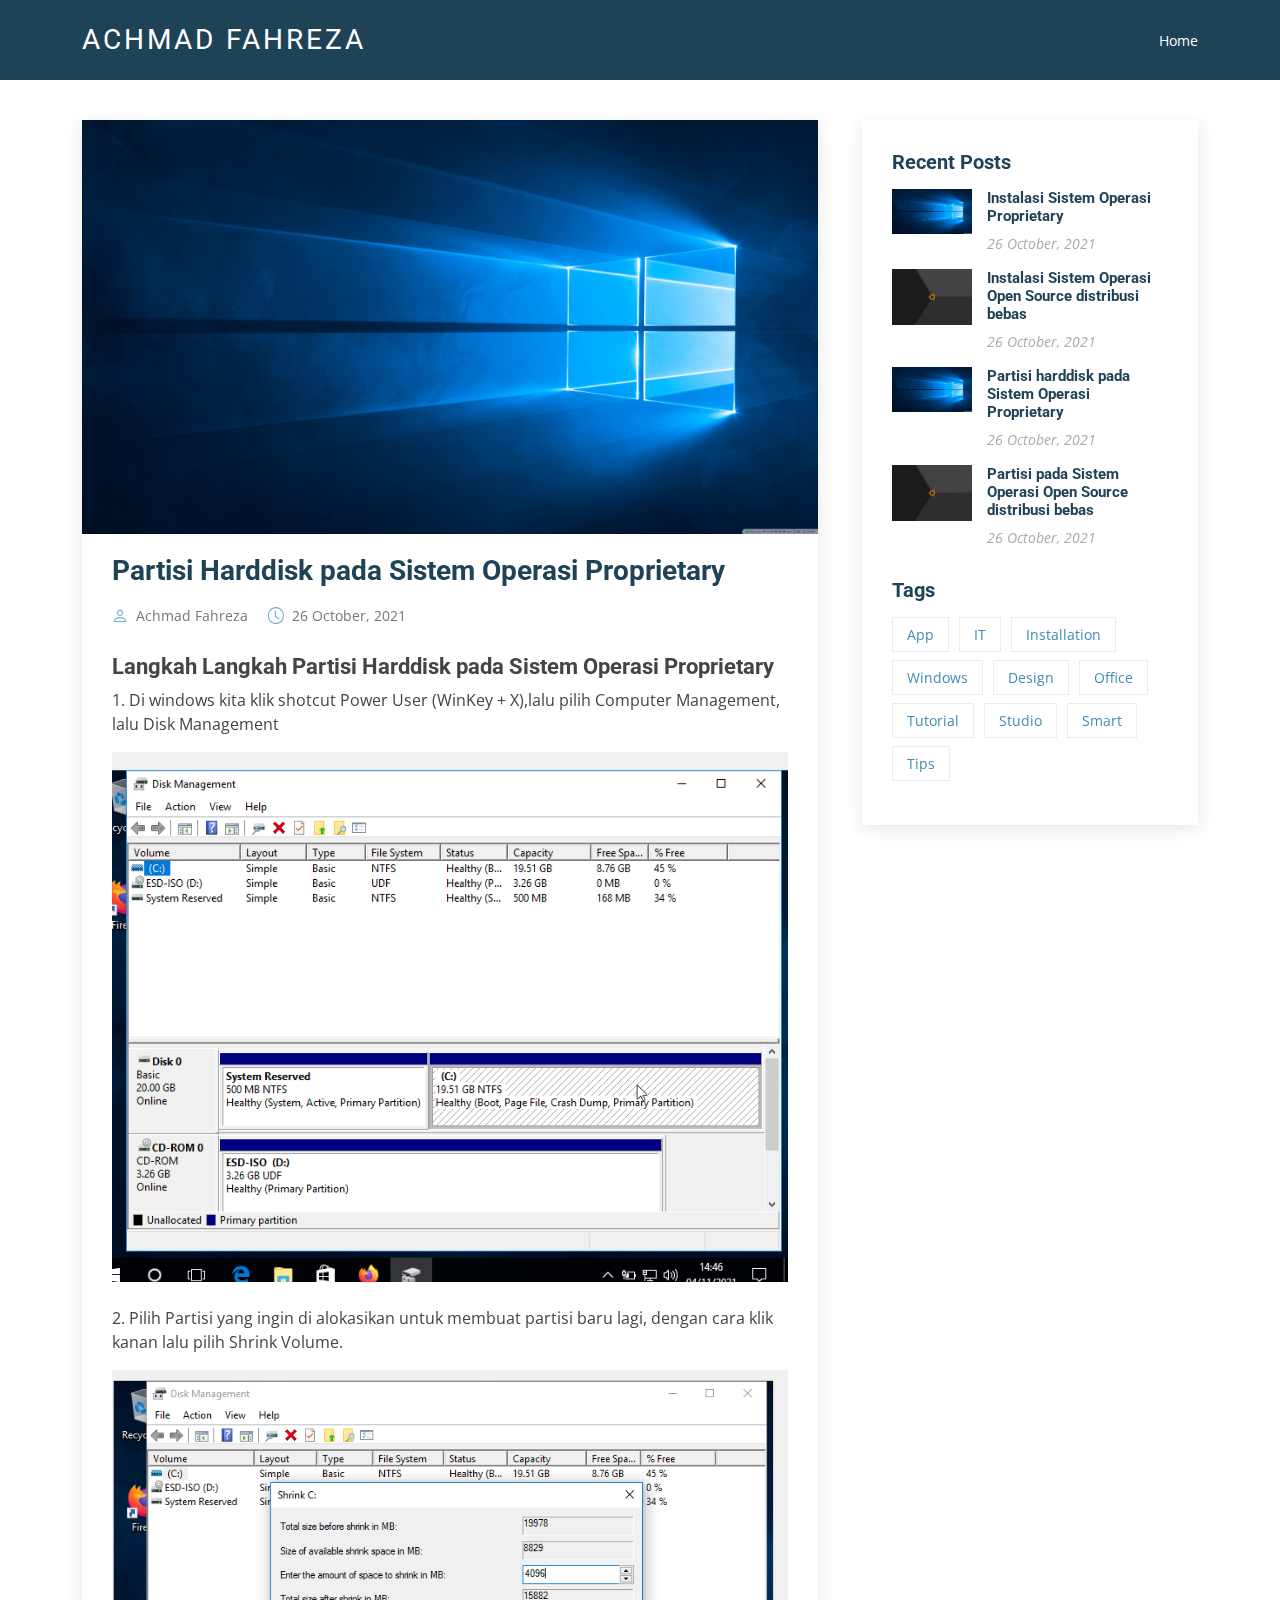
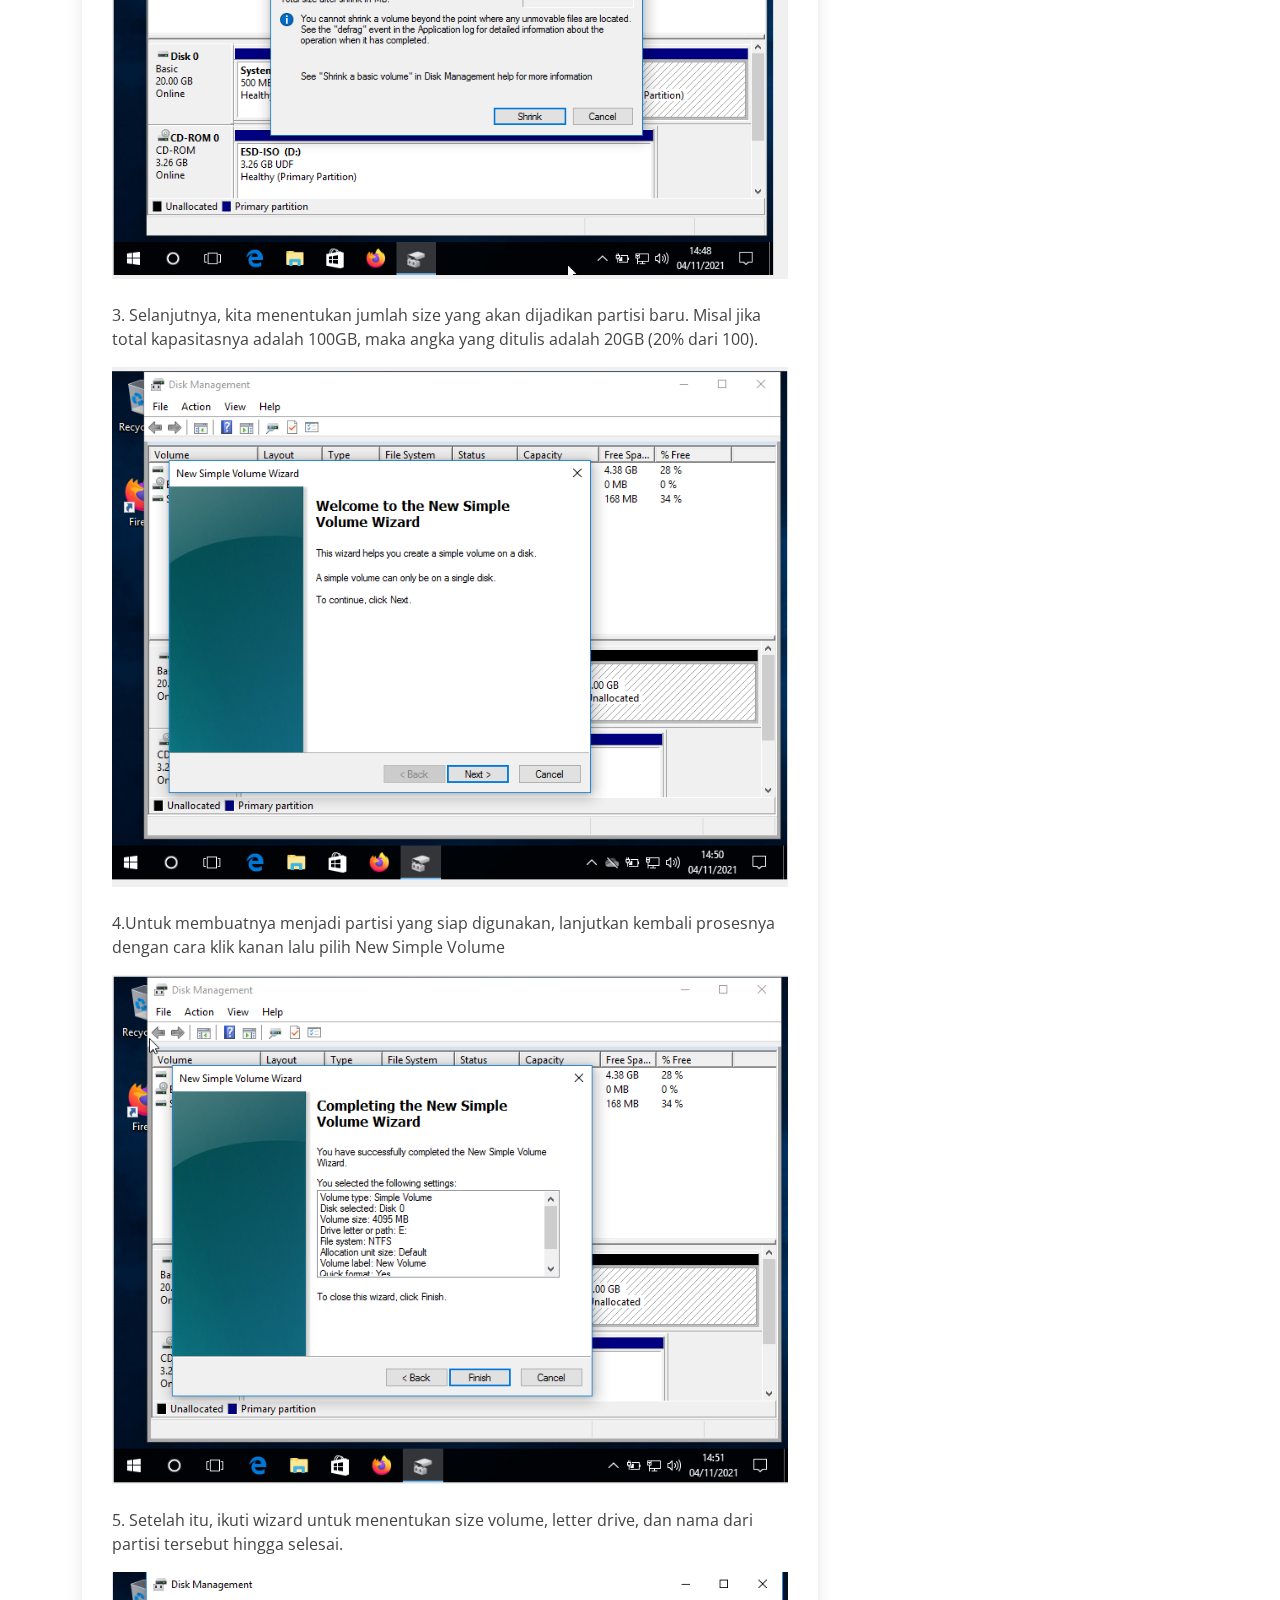
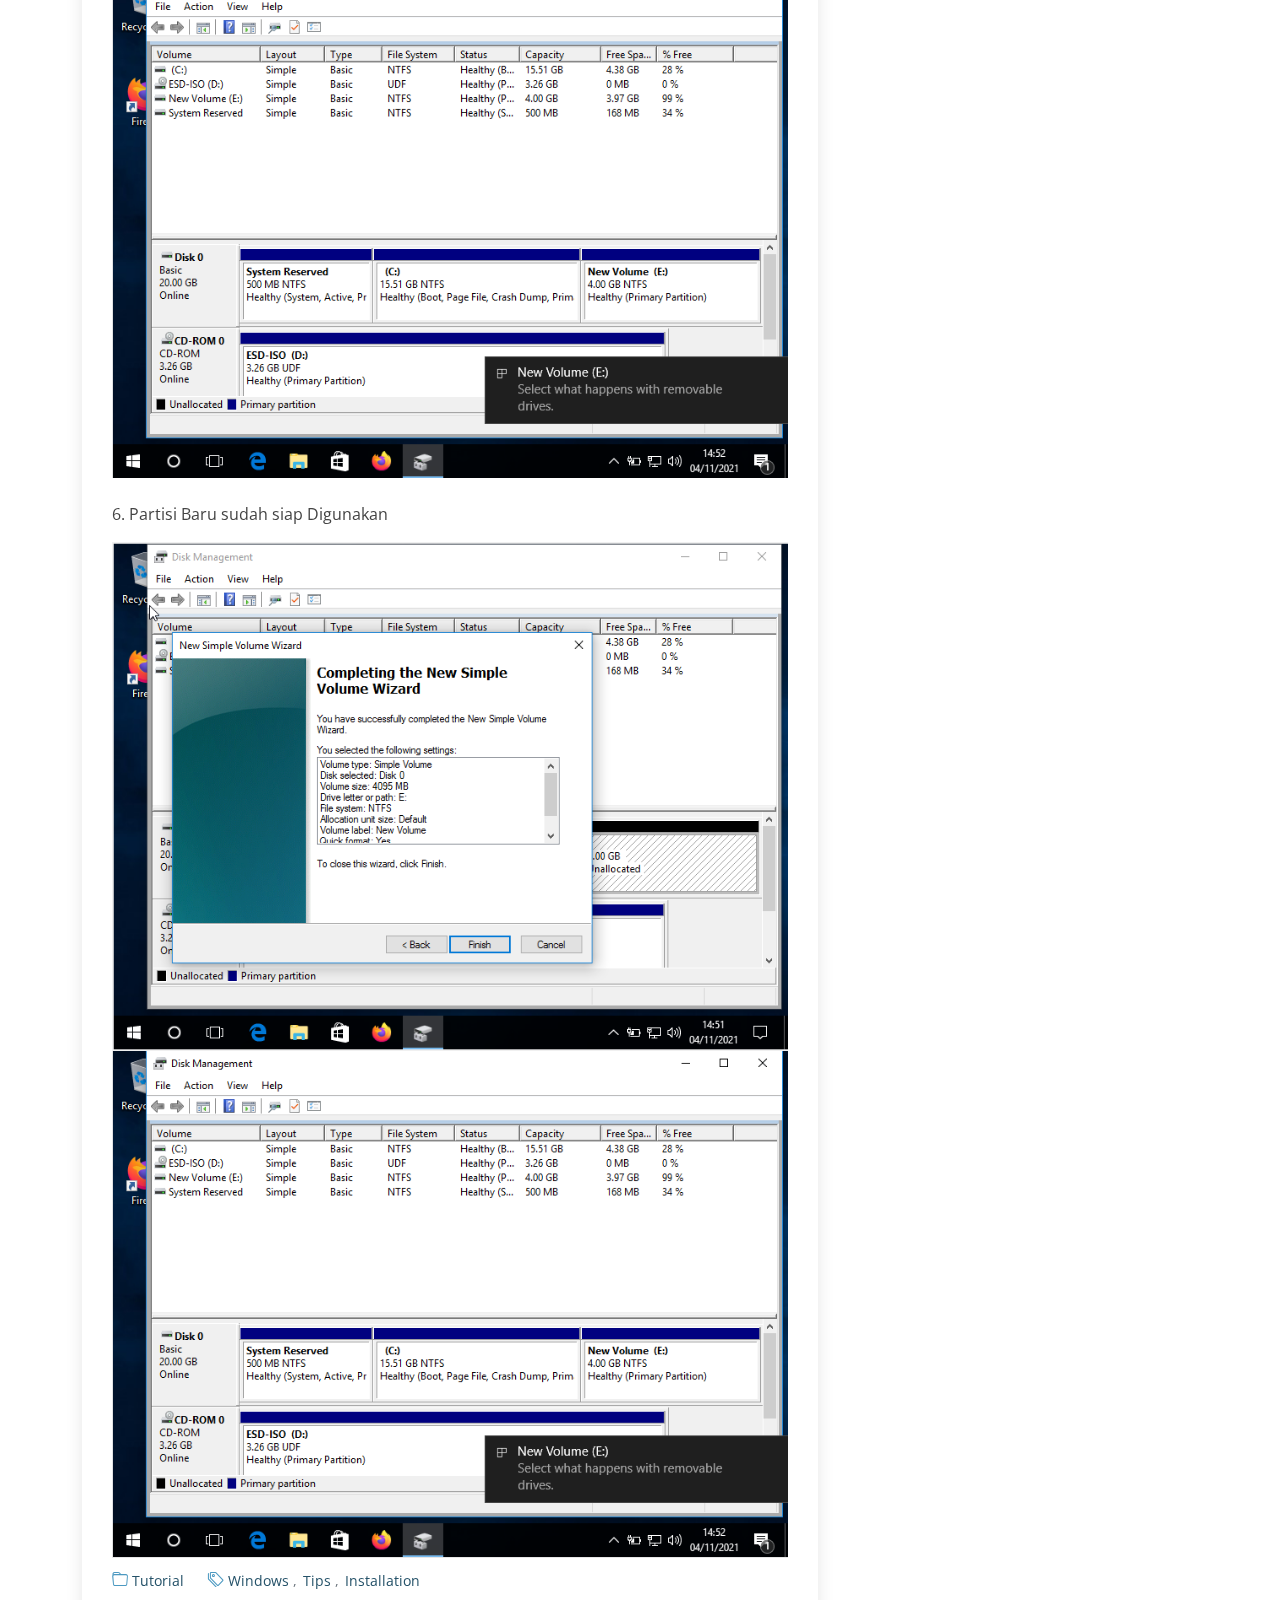
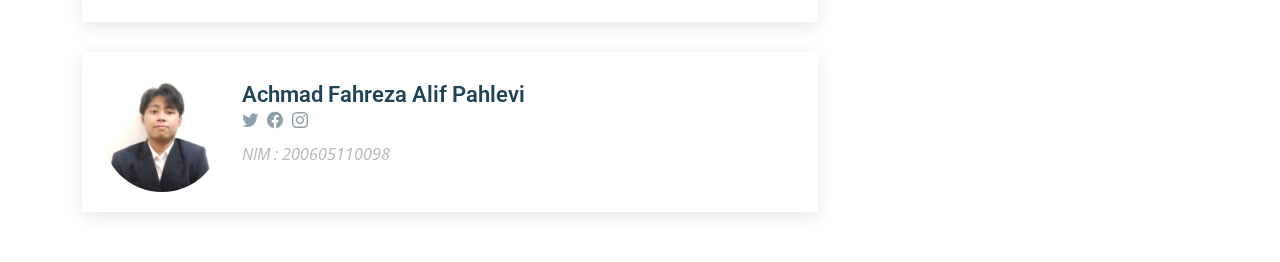
<file: blog-3.html>
<!DOCTYPE html>
<html lang="en">

<head>
  <meta charset="utf-8">
  <meta content="width=device-width, initial-scale=1.0" name="viewport">

  <title>News</title>
  <meta content="" name="description">
  <meta content="" name="keywords">

  <!-- Favicons -->
  <link href="assets/img/favicon.png" rel="icon">
  <link href="assets/img/apple-touch-icon.png" rel="apple-touch-icon">

  <!-- Google Fonts -->
  <link
    href="https://fonts.googleapis.com/css?family=Open+Sans:300,300i,400,400i,600,600i,700,700i|Roboto:300,300i,400,400i,500,500i,700,700i&display=swap"
    rel="stylesheet">

  <!-- Vendor CSS Files -->
  <link href="assets/vendor/animate.css/animate.min.css" rel="stylesheet">
  <link href="assets/vendor/aos/aos.css" rel="stylesheet">
  <link href="assets/vendor/bootstrap/css/bootstrap.min.css" rel="stylesheet">
  <link href="assets/vendor/bootstrap-icons/bootstrap-icons.css" rel="stylesheet">
  <link href="assets/vendor/boxicons/css/boxicons.min.css" rel="stylesheet">
  <link href="assets/vendor/glightbox/css/glightbox.min.css" rel="stylesheet">
  <link href="assets/vendor/swiper/swiper-bundle.min.css" rel="stylesheet">

  <!-- Template Main CSS File -->
  <link href="assets/css/style.css" rel="stylesheet">


</head>

<body>

  <!-- ======= Header ======= -->
  <header id="header" class="fixed-top d-flex align-items-center ">
    <div class="container d-flex justify-content-between align-items-center">

      <div class="logo">
        <h1 class="text-light"><a href="index.html"><span>Achmad Fahreza</span></a></h1>
        <!-- Uncomment below if you prefer to use an image logo -->
        <!-- <a href="index.html"><img src="assets/img/logo.png" alt="" class="img-fluid"></a>-->
      </div>

      <nav id="navbar" class="navbar">
        <ul>
          <li><a class="" href="index.html">Home</a></li>



        </ul>
        <i class="bi bi-list mobile-nav-toggle"></i>
      </nav><!-- .navbar -->

    </div>
  </header><!-- End Header -->

  <main id="main">



    <!-- ======= Blog Single Section ======= -->
    <section id="blog" class="blog">
      <div class="container" data-aos="fade-up">

        <div class="row">

          <div class="col-lg-8 entries">

            <article class="entry entry-single">

              <div class="entry-img">
                <img src="assets/img/blog/windows.jpg" alt="" class="img-fluid">
              </div>

              <h2 class="entry-title">
                <a href="blog-3.html">Partisi Harddisk pada Sistem Operasi Proprietary</a>
              </h2>

              <div class="entry-meta">
                <ul>
                  <li class="d-flex align-items-center"><i class="bi bi-person"></i> <a href="blog-3.html">Achmad
                      Fahreza</a></li>
                  <li class="d-flex align-items-center"><i class="bi bi-clock"></i> <a href="blog-3.html">
                    <time
                        datetime="2021-10-26">26 October, 2021</time></a></li>

                </ul>
              </div>

              <div class="entry-content">


                <h3>Langkah Langkah Partisi Harddisk pada Sistem Operasi Proprietary</h3>
                <p>
                  1.  Di windows kita klik shotcut Power User (WinKey + X),lalu pilih Computer 
                  Management, lalu Disk Management
                  
                </p>
                <img src="assets/img/blog/post3/blog1.PNG" class="img-fluid" alt="">

                <br></br>
                <p>
                  2. Pilih Partisi yang ingin di alokasikan untuk membuat partisi baru lagi, 
                  dengan cara klik kanan lalu pilih Shrink Volume.
                  
                </p>
                <img src="assets/img/blog/post3/blog2.PNG" class="img-fluid" alt="">

                <br></br>
                <p>
                  3. Selanjutnya, kita menentukan jumlah size yang akan dijadikan partisi 
                  baru. Misal jika total kapasitasnya adalah 100GB, maka angka yang ditulis 
                  adalah 20GB (20% dari 100).
                  
                  
                </p>
                <img src="assets/img/blog/post3/blog3.PNG" class="img-fluid" alt="">

                <br></br>
                <p>
                  4.Untuk membuatnya menjadi partisi yang siap digunakan, lanjutkan 
                  kembali prosesnya dengan cara klik kanan lalu pilih New Simple Volume
                  
                  
                </p>
                <img src="assets/img/blog/post3/blog4.PNG" class="img-fluid" alt="">

                <br></br>
                <p>
                  5. Setelah itu, ikuti wizard untuk menentukan size volume, letter drive, dan 
                  nama dari partisi tersebut hingga selesai.
                  
                </p>
                <img src="assets/img/blog/post3/blog5.PNG" class="img-fluid" alt="">

                <br></br>
                <p>
                  6. Partisi Baru sudah siap Digunakan
                  
                </p>
                <img src="assets/img/blog/post3/blog6.PNG" class="img-fluid" alt="">

                
                <img src="assets/img/blog/post3/blog7.PNG" class="img-fluid" alt="">

                
              </div>
            <!-- Konten -->

              <div class="entry-footer">
                <i class="bi bi-folder"></i>
                <ul class="cats">
                  <li><a href="#">Tutorial</a></li>
                </ul>

                <i class="bi bi-tags"></i>
                <ul class="tags">
                  <li><a href="#">Windows</a></li>
                  <li><a href="#">Tips</a></li>
                  <li><a href="#">Installation</a></li>
                </ul>
              </div>

            </article><!-- End blog entry -->

            <div class="blog-author d-flex align-items-center">
              <img src="assets/img/blog/blog-author.jpg" class="rounded-circle float-left" alt="">
              <div>
                <h4>Achmad Fahreza Alif Pahlevi</h4>
                <div class="social-links">
                  <a href="https://twitters.com/#"><i class="bi bi-twitter"></i></a>
                  <a href="https://facebook.com/#"><i class="bi bi-facebook"></i></a>
                  <a href="https://instagram.com/#"><i class="biu bi-instagram"></i></a>
                </div>
                <p>
                  NIM : 200605110098
                </p>
              </div>
            </div><!-- End blog author bio -->



          </div><!-- End blog entries list -->

          <div class="col-lg-4">

            <div class="sidebar">



              <h3 class="sidebar-title">Recent Posts</h3>
              <div class="sidebar-item recent-posts">
                <div class="post-item clearfix">
                  <img src="assets/img/blog/windows.jpg" alt="">
                  <h4><a href="blog-single.html">Instalasi Sistem Operasi Proprietary</a></h4>
                  <time
                        datetime="2021-10-26">26 October, 2021</time></a></li>
                </div>

                <div class="post-item clearfix">
                  <img src="assets/img/blog/ubuntu.jpg" alt="">
                  <h4><a href="blog-2.html">Instalasi Sistem Operasi Open Source distribusi bebas</a></h4>
                  <time
                        datetime="2021-10-26">26 October, 2021</time></a></li>
                </div>

                <div class="post-item clearfix">
                  <img src="assets/img/blog/windows.jpg" alt="">
                  <h4><a href="blog-3.html">Partisi harddisk pada Sistem Operasi Proprietary</a></h4>
                  <time
                        datetime="2021-10-26">26 October, 2021</time></a></li>
                </div>

                <div class="post-item clearfix">
                  <img src="assets/img/blog/ubuntu.jpg" alt="">
                  <h4><a href="blog-4.html">Partisi pada Sistem Operasi Open Source distribusi bebas</a></h4>
                  <time
                        datetime="2021-10-26">26 October, 2021</time></a></li>
                </div>


              </div><!-- End sidebar recent posts-->

              <h3 class="sidebar-title">Tags</h3>
              <div class="sidebar-item tags">
                <ul>
                  <li><a href="#">App</a></li>
                  <li><a href="#">IT</a></li>
                  <li><a href="#">Installation</a></li>
                  <li><a href="#">Windows</a></li>
                  <li><a href="#">Design</a></li>
                  <li><a href="#">Office</a></li>
                  <li><a href="#">Tutorial</a></li>
                  <li><a href="#">Studio</a></li>
                  <li><a href="#">Smart</a></li>
                  <li><a href="#">Tips</a></li>
                  
                </ul>
              </div><!-- End sidebar tags-->

            </div><!-- End sidebar -->

          </div><!-- End blog sidebar -->

        </div>

      </div>
    </section><!-- End Blog Single Section -->

  </main><!-- End #main -->


  <a href="#" class="back-to-top d-flex align-items-center justify-content-center"><i
      class="bi bi-arrow-up-short"></i></a>

  <!-- Vendor JS Files -->
  <script src="assets/vendor/aos/aos.js"></script>
  <script src="assets/vendor/bootstrap/js/bootstrap.bundle.min.js"></script>
  <script src="assets/vendor/glightbox/js/glightbox.min.js"></script>
  <script src="assets/vendor/isotope-layout/isotope.pkgd.min.js"></script>
  <script src="assets/vendor/php-email-form/validate.js"></script>
  <script src="assets/vendor/purecounter/purecounter.js"></script>
  <script src="assets/vendor/swiper/swiper-bundle.min.js"></script>
  <script src="assets/vendor/waypoints/noframework.waypoints.js"></script>

  <!-- Template Main JS File -->
  <script src="assets/js/main.js"></script>

</body>

</html>
</file>
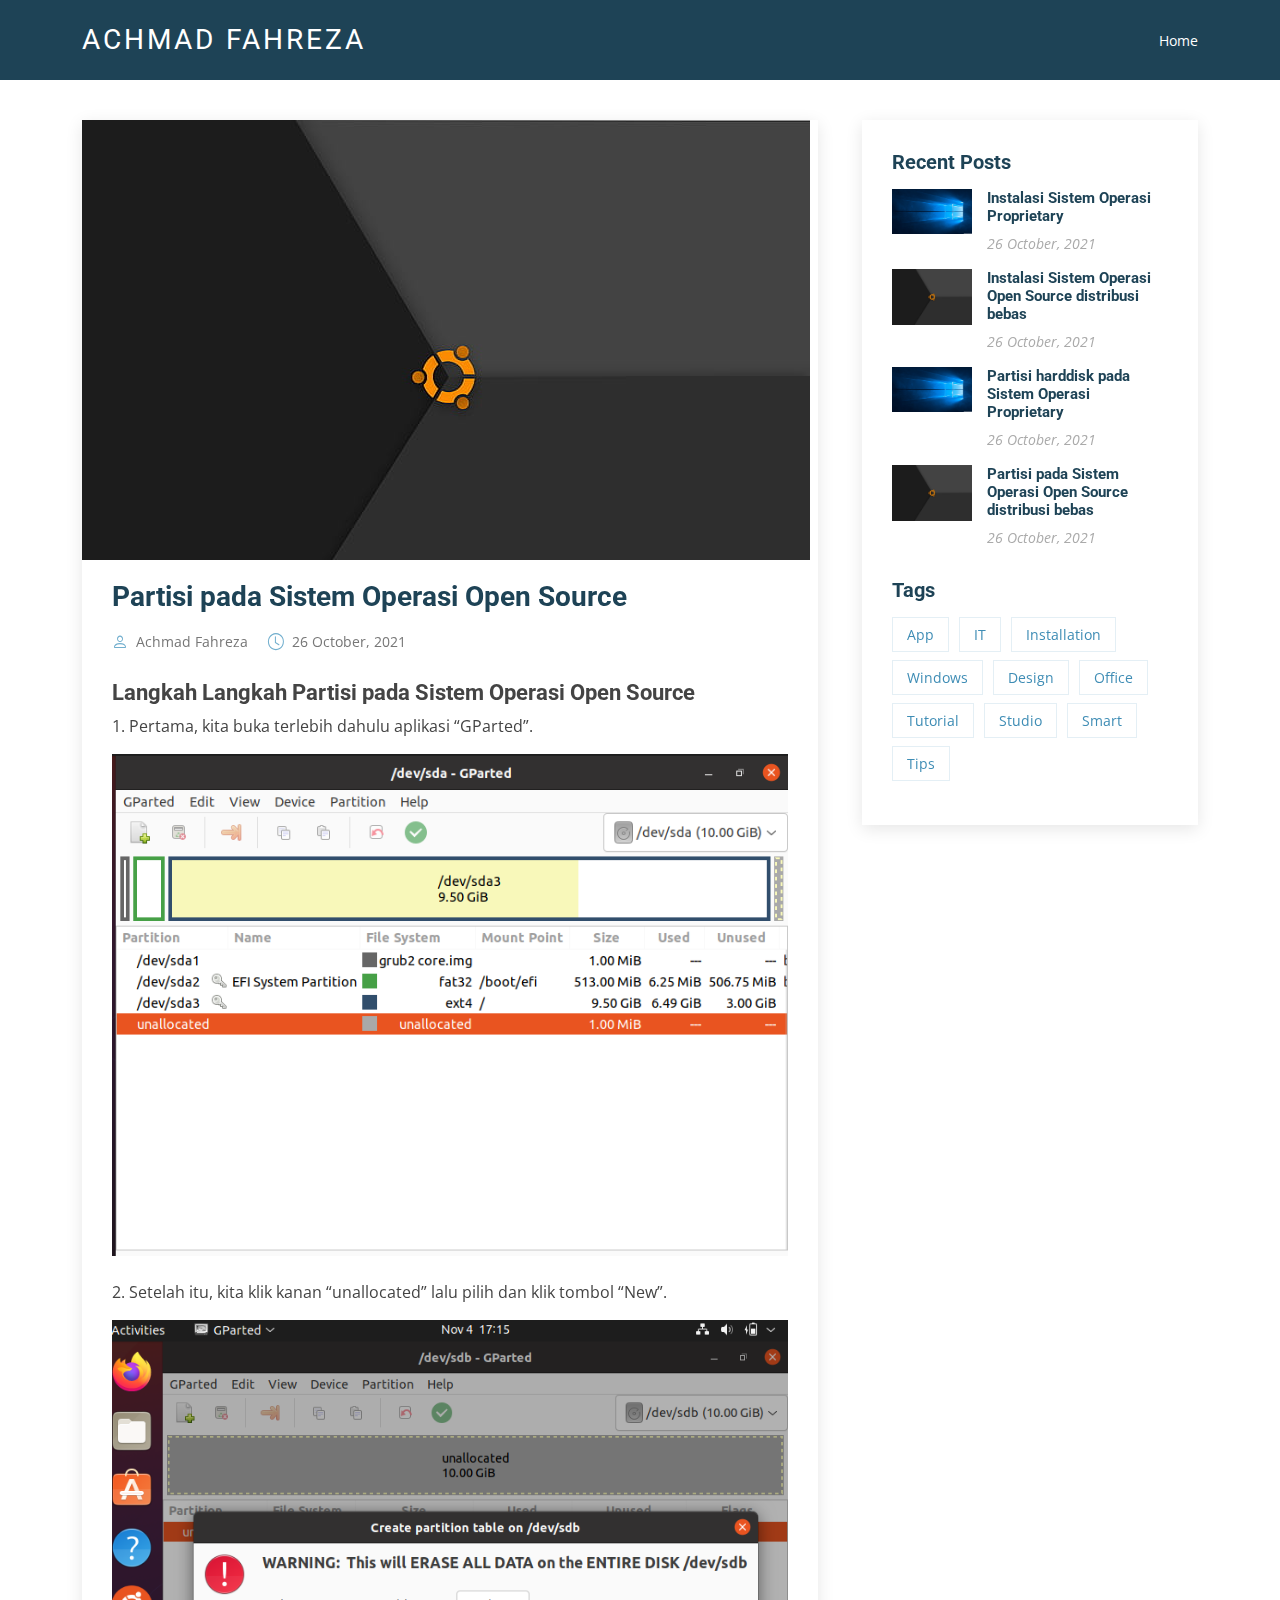
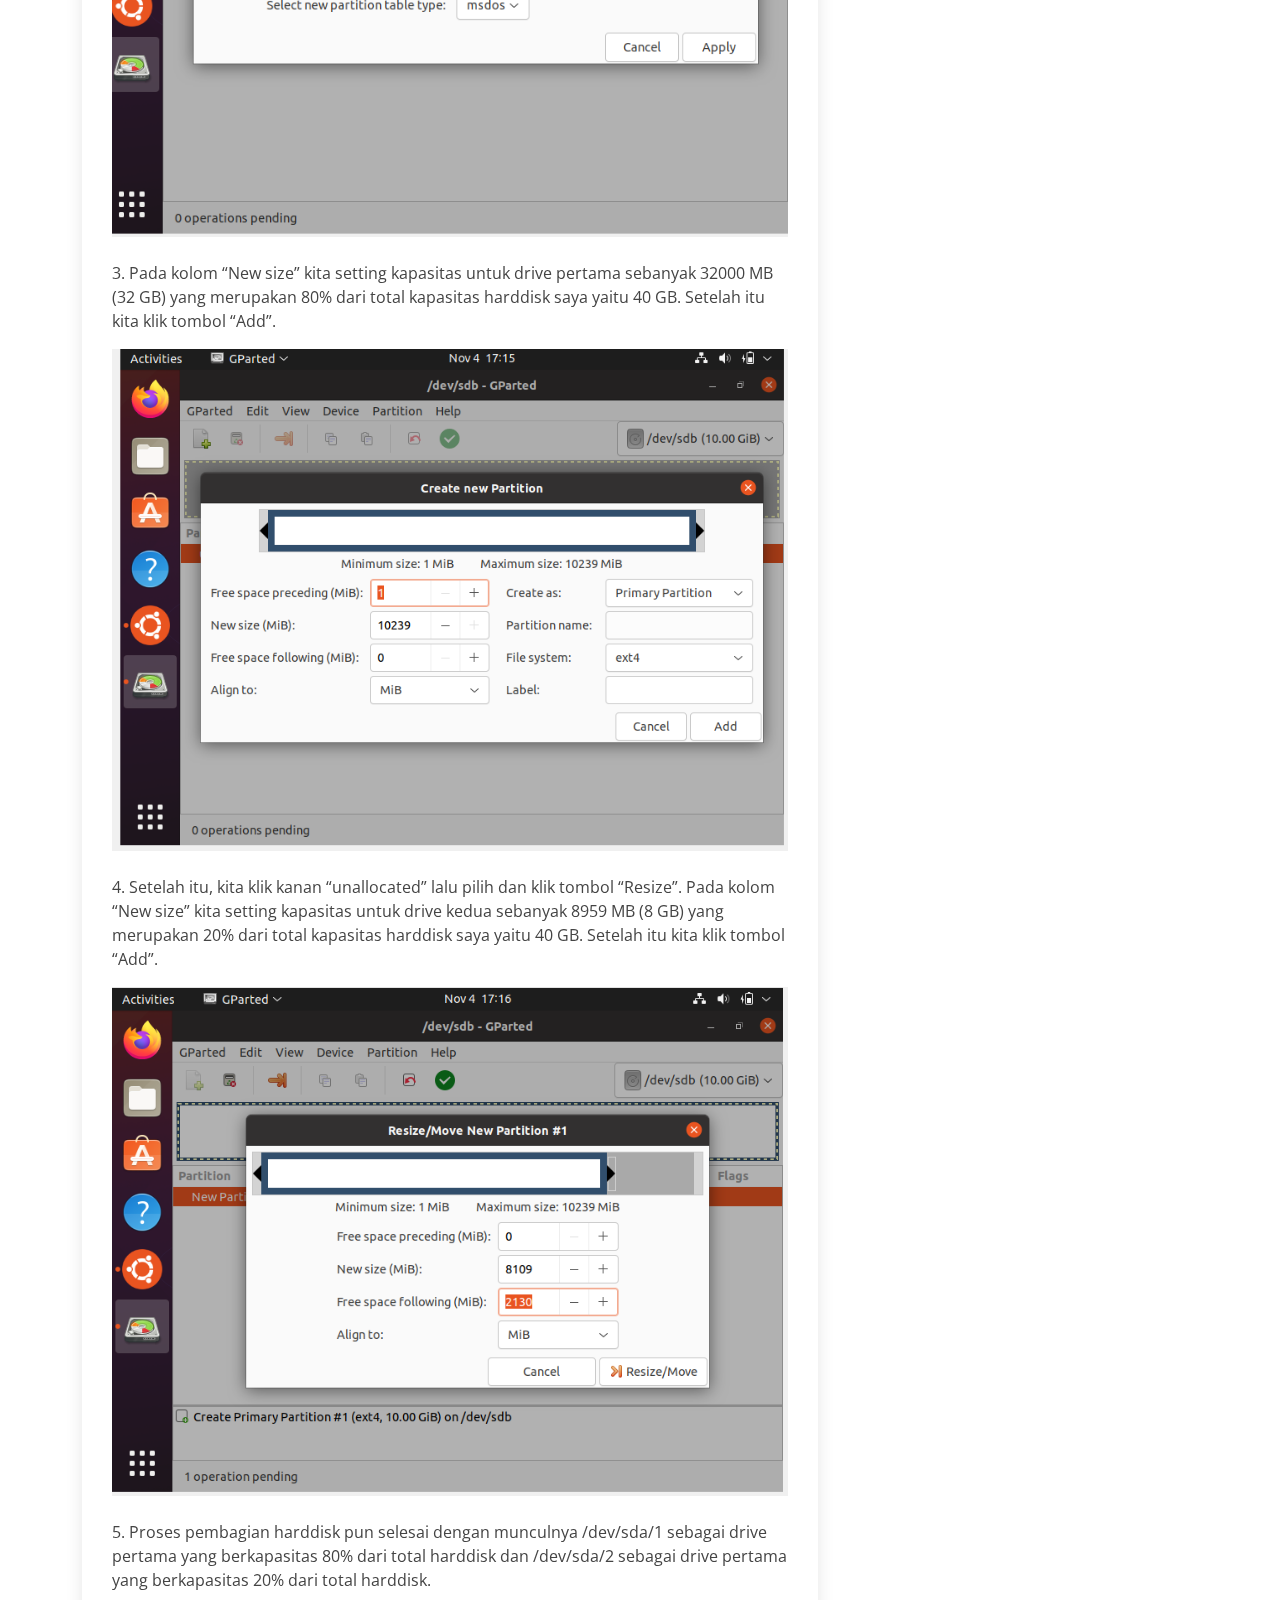
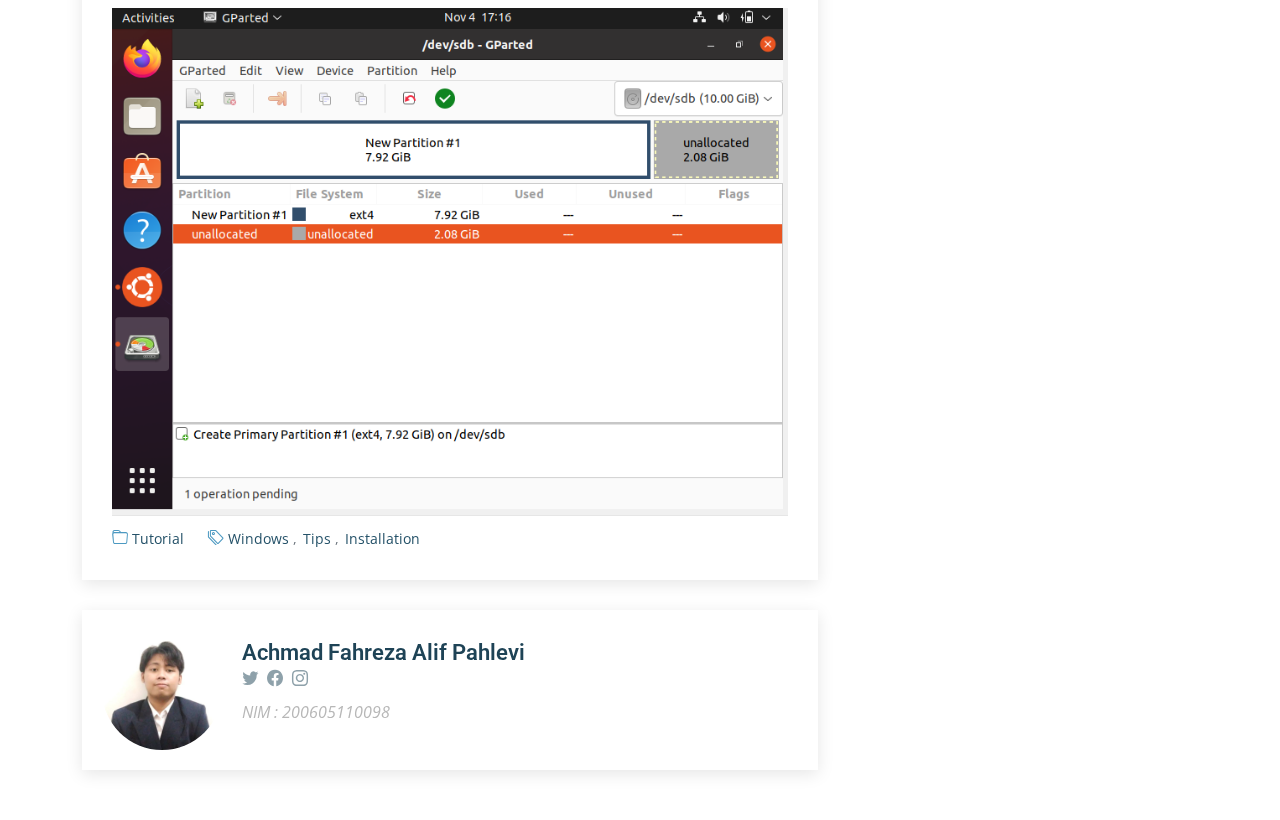
<file: blog-4.html>
<!DOCTYPE html>
<html lang="en">

<head>
  <meta charset="utf-8">
  <meta content="width=device-width, initial-scale=1.0" name="viewport">

  <title>News</title>
  <meta content="" name="description">
  <meta content="" name="keywords">

  <!-- Favicons -->
  <link href="assets/img/favicon.png" rel="icon">
  <link href="assets/img/apple-touch-icon.png" rel="apple-touch-icon">

  <!-- Google Fonts -->
  <link
    href="https://fonts.googleapis.com/css?family=Open+Sans:300,300i,400,400i,600,600i,700,700i|Roboto:300,300i,400,400i,500,500i,700,700i&display=swap"
    rel="stylesheet">

  <!-- Vendor CSS Files -->
  <link href="assets/vendor/animate.css/animate.min.css" rel="stylesheet">
  <link href="assets/vendor/aos/aos.css" rel="stylesheet">
  <link href="assets/vendor/bootstrap/css/bootstrap.min.css" rel="stylesheet">
  <link href="assets/vendor/bootstrap-icons/bootstrap-icons.css" rel="stylesheet">
  <link href="assets/vendor/boxicons/css/boxicons.min.css" rel="stylesheet">
  <link href="assets/vendor/glightbox/css/glightbox.min.css" rel="stylesheet">
  <link href="assets/vendor/swiper/swiper-bundle.min.css" rel="stylesheet">

  <!-- Template Main CSS File -->
  <link href="assets/css/style.css" rel="stylesheet">


</head>

<body>

  <!-- ======= Header ======= -->
  <header id="header" class="fixed-top d-flex align-items-center ">
    <div class="container d-flex justify-content-between align-items-center">

      <div class="logo">
        <h1 class="text-light"><a href="index.html"><span>Achmad Fahreza</span></a></h1>
        <!-- Uncomment below if you prefer to use an image logo -->
        <!-- <a href="index.html"><img src="assets/img/logo.png" alt="" class="img-fluid"></a>-->
      </div>

      <nav id="navbar" class="navbar">
        <ul>
          <li><a class="" href="index.html">Home</a></li>



        </ul>
        <i class="bi bi-list mobile-nav-toggle"></i>
      </nav><!-- .navbar -->

    </div>
  </header><!-- End Header -->

  <main id="main">



    <!-- ======= Blog Single Section ======= -->
    <section id="blog" class="blog">
      <div class="container" data-aos="fade-up">

        <div class="row">

          <div class="col-lg-8 entries">

            <article class="entry entry-single">

              <div class="entry-img">
                <img src="assets/img/blog/ubuntu.jpg" alt="" class="img-fluid">
              </div>

              <h2 class="entry-title">
                <a href="blog-4.html">Partisi pada Sistem Operasi Open Source</a>
              </h2>

              <div class="entry-meta">
                <ul>
                  <li class="d-flex align-items-center"><i class="bi bi-person"></i> <a href="blog-4.html">Achmad
                      Fahreza</a></li>
                  <li class="d-flex align-items-center"><i class="bi bi-clock"></i> <a href="blog-4.html">
                    <time
                        datetime="2021-10-26">26 October, 2021</time></a></li>

                </ul>
              </div>

              <div class="entry-content">


                <h3>Langkah Langkah Partisi pada Sistem Operasi Open Source</h3>
                <p>
                  1.  Pertama, kita buka terlebih dahulu aplikasi “GParted”.
                </p>
                <img src="assets/img/blog/post4/blog1.PNG" class="img-fluid" alt="">

                <br></br>
                <p>
                  2.  Setelah itu, kita klik kanan “unallocated” lalu pilih dan klik tombol “New”.
                  
                </p>
                <img src="assets/img/blog/post4/blog3.PNG" class="img-fluid" alt="">

                <br></br>
                <p>
                  3.  Pada kolom “New size” kita setting kapasitas untuk drive pertama sebanyak 
                  32000 MB (32 GB) yang merupakan 80% dari total kapasitas harddisk saya 
                  yaitu 40 GB. Setelah itu kita klik tombol “Add”.
                  
                  
                </p>
                <img src="assets/img/blog/post4/blog4.PNG" class="img-fluid" alt="">

                <br></br>
                <p>
                  4.  Setelah itu, kita klik kanan “unallocated” lalu pilih dan klik tombol “Resize”.
                  Pada kolom “New size” kita setting kapasitas untuk drive kedua sebanyak 8959 
                  MB (8 GB) yang merupakan 20% dari total kapasitas harddisk saya yaitu 40 
                  GB. Setelah itu kita klik tombol “Add”.
                  
                  
                </p>
                <img src="assets/img/blog/post4/blog5.PNG" class="img-fluid" alt="">

                <br></br>
                <p>
                  5.  Proses pembagian harddisk pun selesai dengan munculnya /dev/sda/1 
                  sebagai drive pertama yang berkapasitas 80% dari total harddisk dan 
                  /dev/sda/2 sebagai drive pertama yang berkapasitas 20% dari total harddisk.
                  
                </p>
                
                
                <img src="assets/img/blog/post4/blog7.PNG" class="img-fluid" alt="">

                
              </div>
            <!-- Konten -->

              <div class="entry-footer">
                <i class="bi bi-folder"></i>
                <ul class="cats">
                  <li><a href="#">Tutorial</a></li>
                </ul>

                <i class="bi bi-tags"></i>
                <ul class="tags">
                  <li><a href="#">Windows</a></li>
                  <li><a href="#">Tips</a></li>
                  <li><a href="#">Installation</a></li>
                </ul>
              </div>

            </article><!-- End blog entry -->

            <div class="blog-author d-flex align-items-center">
              <img src="assets/img/blog/blog-author.jpg" class="rounded-circle float-left" alt="">
              <div>
                <h4>Achmad Fahreza Alif Pahlevi</h4>
                <div class="social-links">
                  <a href="https://twitters.com/#"><i class="bi bi-twitter"></i></a>
                  <a href="https://facebook.com/#"><i class="bi bi-facebook"></i></a>
                  <a href="https://instagram.com/#"><i class="biu bi-instagram"></i></a>
                </div>
                <p>
                  NIM : 200605110098
                </p>
              </div>
            </div><!-- End blog author bio -->



          </div><!-- End blog entries list -->

          <div class="col-lg-4">

            <div class="sidebar">



              <h3 class="sidebar-title">Recent Posts</h3>
              <div class="sidebar-item recent-posts">
                <div class="post-item clearfix">
                  <img src="assets/img/blog/windows.jpg" alt="">
                  <h4><a href="blog-single.html">Instalasi Sistem Operasi Proprietary</a></h4>
                  <time
                        datetime="2021-10-26">26 October, 2021</time></a></li>
                </div>

                <div class="post-item clearfix">
                  <img src="assets/img/blog/ubuntu.jpg" alt="">
                  <h4><a href="blog-2.html">Instalasi Sistem Operasi Open Source distribusi bebas</a></h4>
                  <time
                        datetime="2021-10-26">26 October, 2021</time></a></li>
                </div>

                <div class="post-item clearfix">
                  <img src="assets/img/blog/windows.jpg" alt="">
                  <h4><a href="blog-3.html">Partisi harddisk pada Sistem Operasi Proprietary</a></h4>
                  <time
                        datetime="2021-10-26">26 October, 2021</time></a></li>
                </div>

                <div class="post-item clearfix">
                  <img src="assets/img/blog/ubuntu.jpg" alt="">
                  <h4><a href="blog-4.html">Partisi pada Sistem Operasi Open Source distribusi bebas</a></h4>
                  <time
                        datetime="2021-10-26">26 October, 2021</time></a></li>
                </div>


              </div><!-- End sidebar recent posts-->

              <h3 class="sidebar-title">Tags</h3>
              <div class="sidebar-item tags">
                <ul>
                  <li><a href="#">App</a></li>
                  <li><a href="#">IT</a></li>
                  <li><a href="#">Installation</a></li>
                  <li><a href="#">Windows</a></li>
                  <li><a href="#">Design</a></li>
                  <li><a href="#">Office</a></li>
                  <li><a href="#">Tutorial</a></li>
                  <li><a href="#">Studio</a></li>
                  <li><a href="#">Smart</a></li>
                  <li><a href="#">Tips</a></li>
                  
                </ul>
              </div><!-- End sidebar tags-->

            </div><!-- End sidebar -->

          </div><!-- End blog sidebar -->

        </div>

      </div>
    </section><!-- End Blog Single Section -->

  </main><!-- End #main -->


  <a href="#" class="back-to-top d-flex align-items-center justify-content-center"><i
      class="bi bi-arrow-up-short"></i></a>

  <!-- Vendor JS Files -->
  <script src="assets/vendor/aos/aos.js"></script>
  <script src="assets/vendor/bootstrap/js/bootstrap.bundle.min.js"></script>
  <script src="assets/vendor/glightbox/js/glightbox.min.js"></script>
  <script src="assets/vendor/isotope-layout/isotope.pkgd.min.js"></script>
  <script src="assets/vendor/php-email-form/validate.js"></script>
  <script src="assets/vendor/purecounter/purecounter.js"></script>
  <script src="assets/vendor/swiper/swiper-bundle.min.js"></script>
  <script src="assets/vendor/waypoints/noframework.waypoints.js"></script>

  <!-- Template Main JS File -->
  <script src="assets/js/main.js"></script>

</body>

</html>
</file>
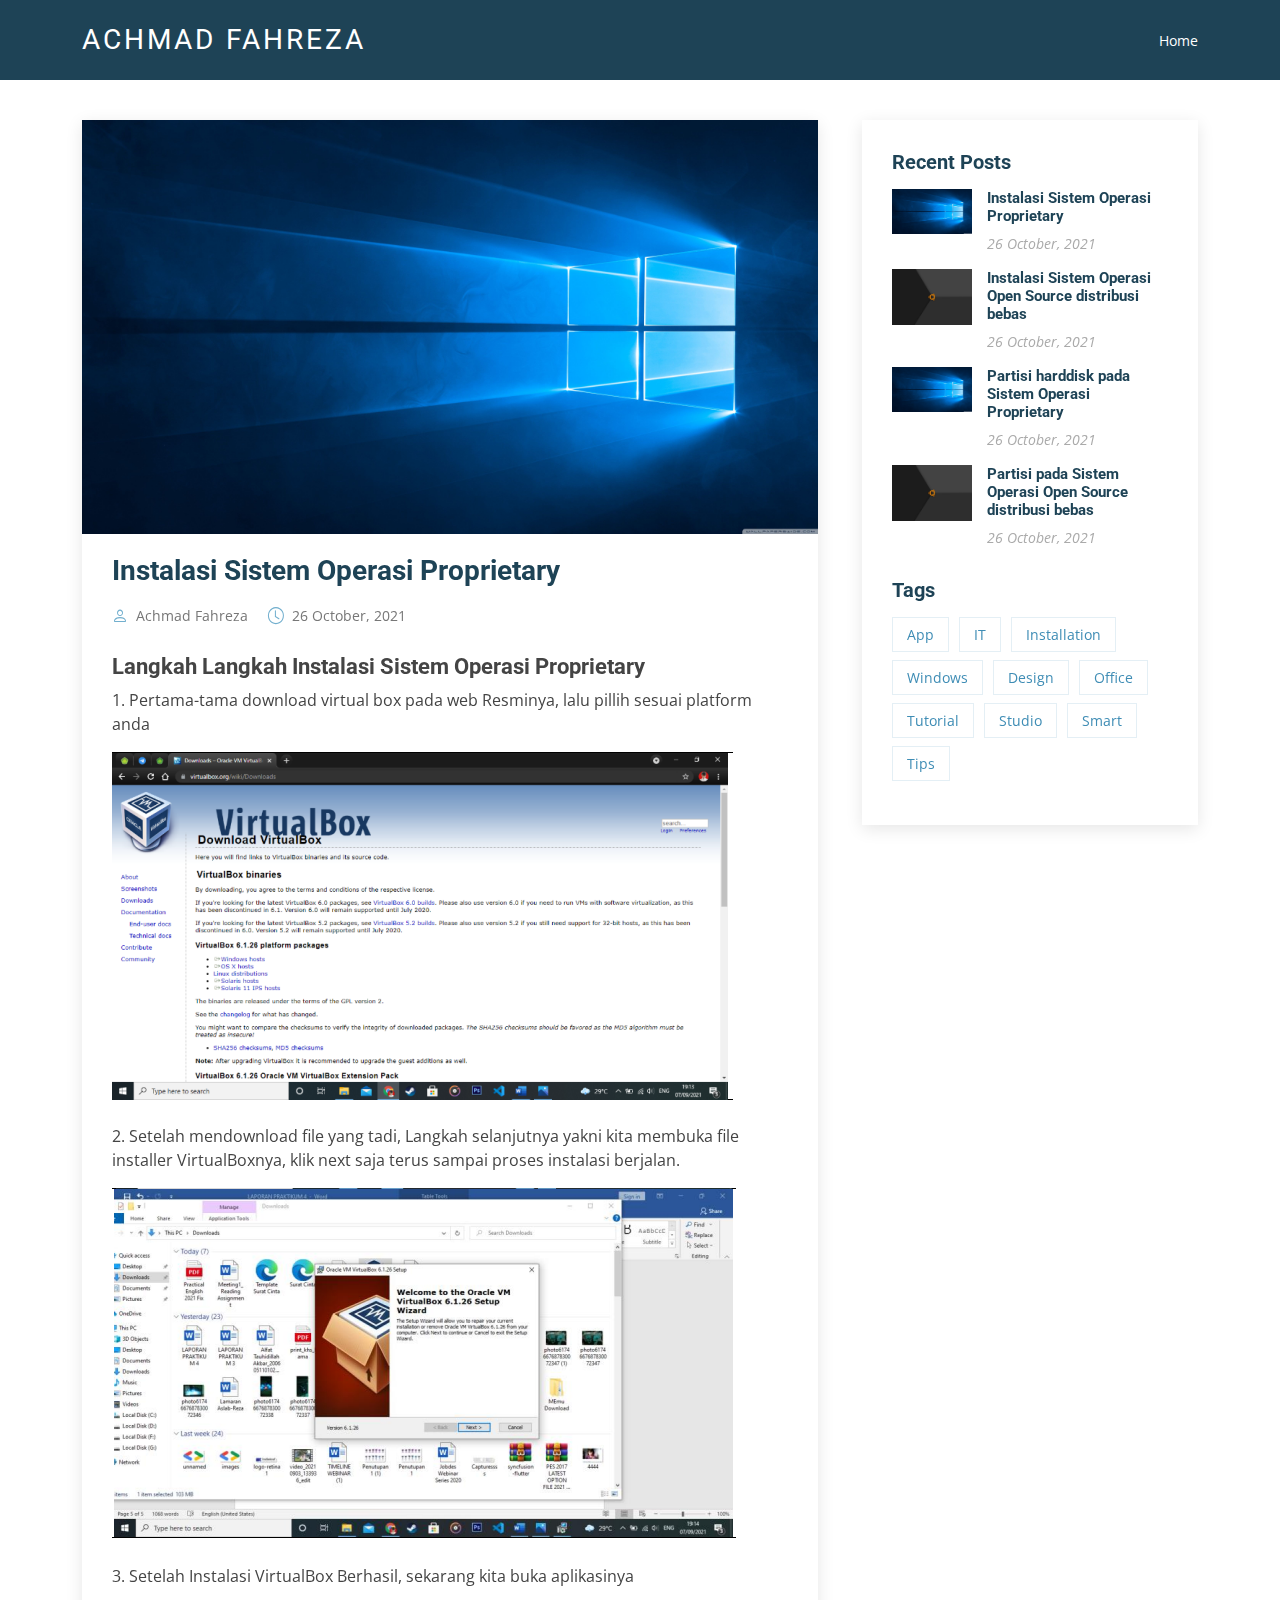
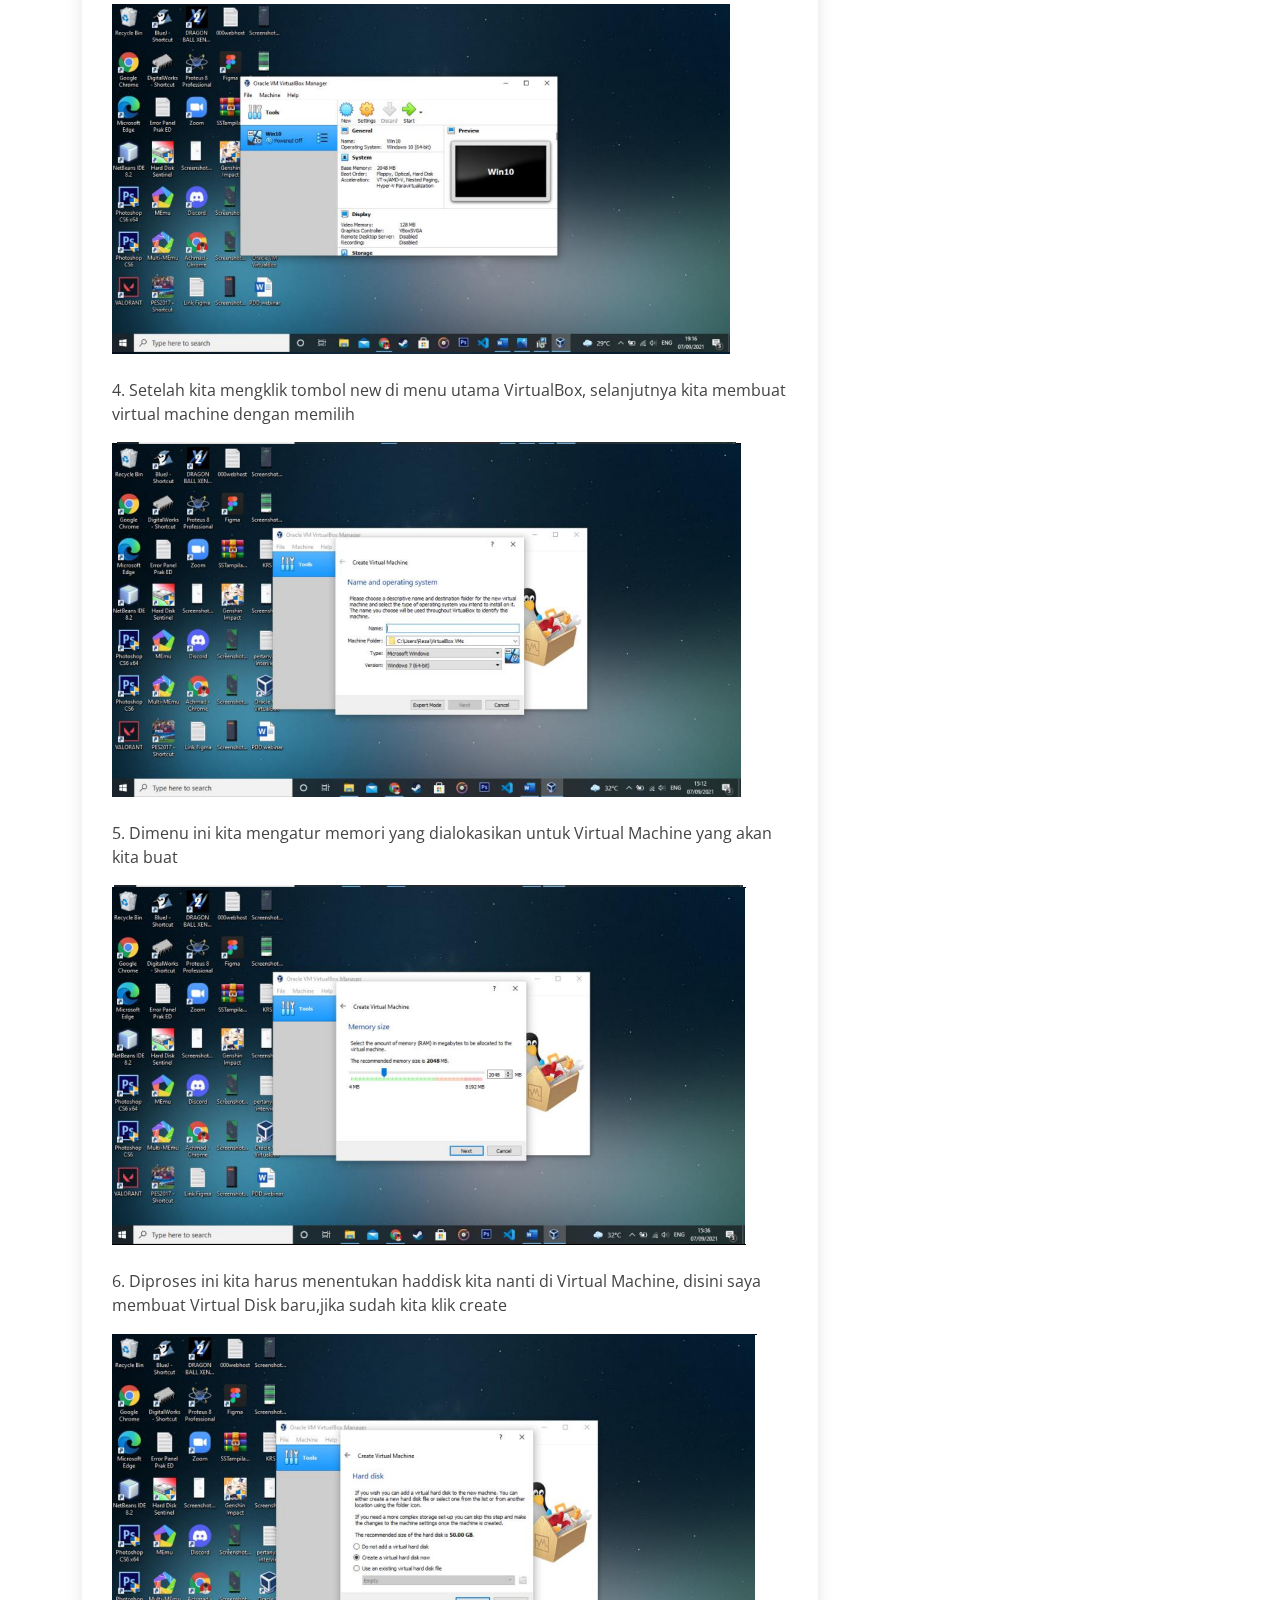
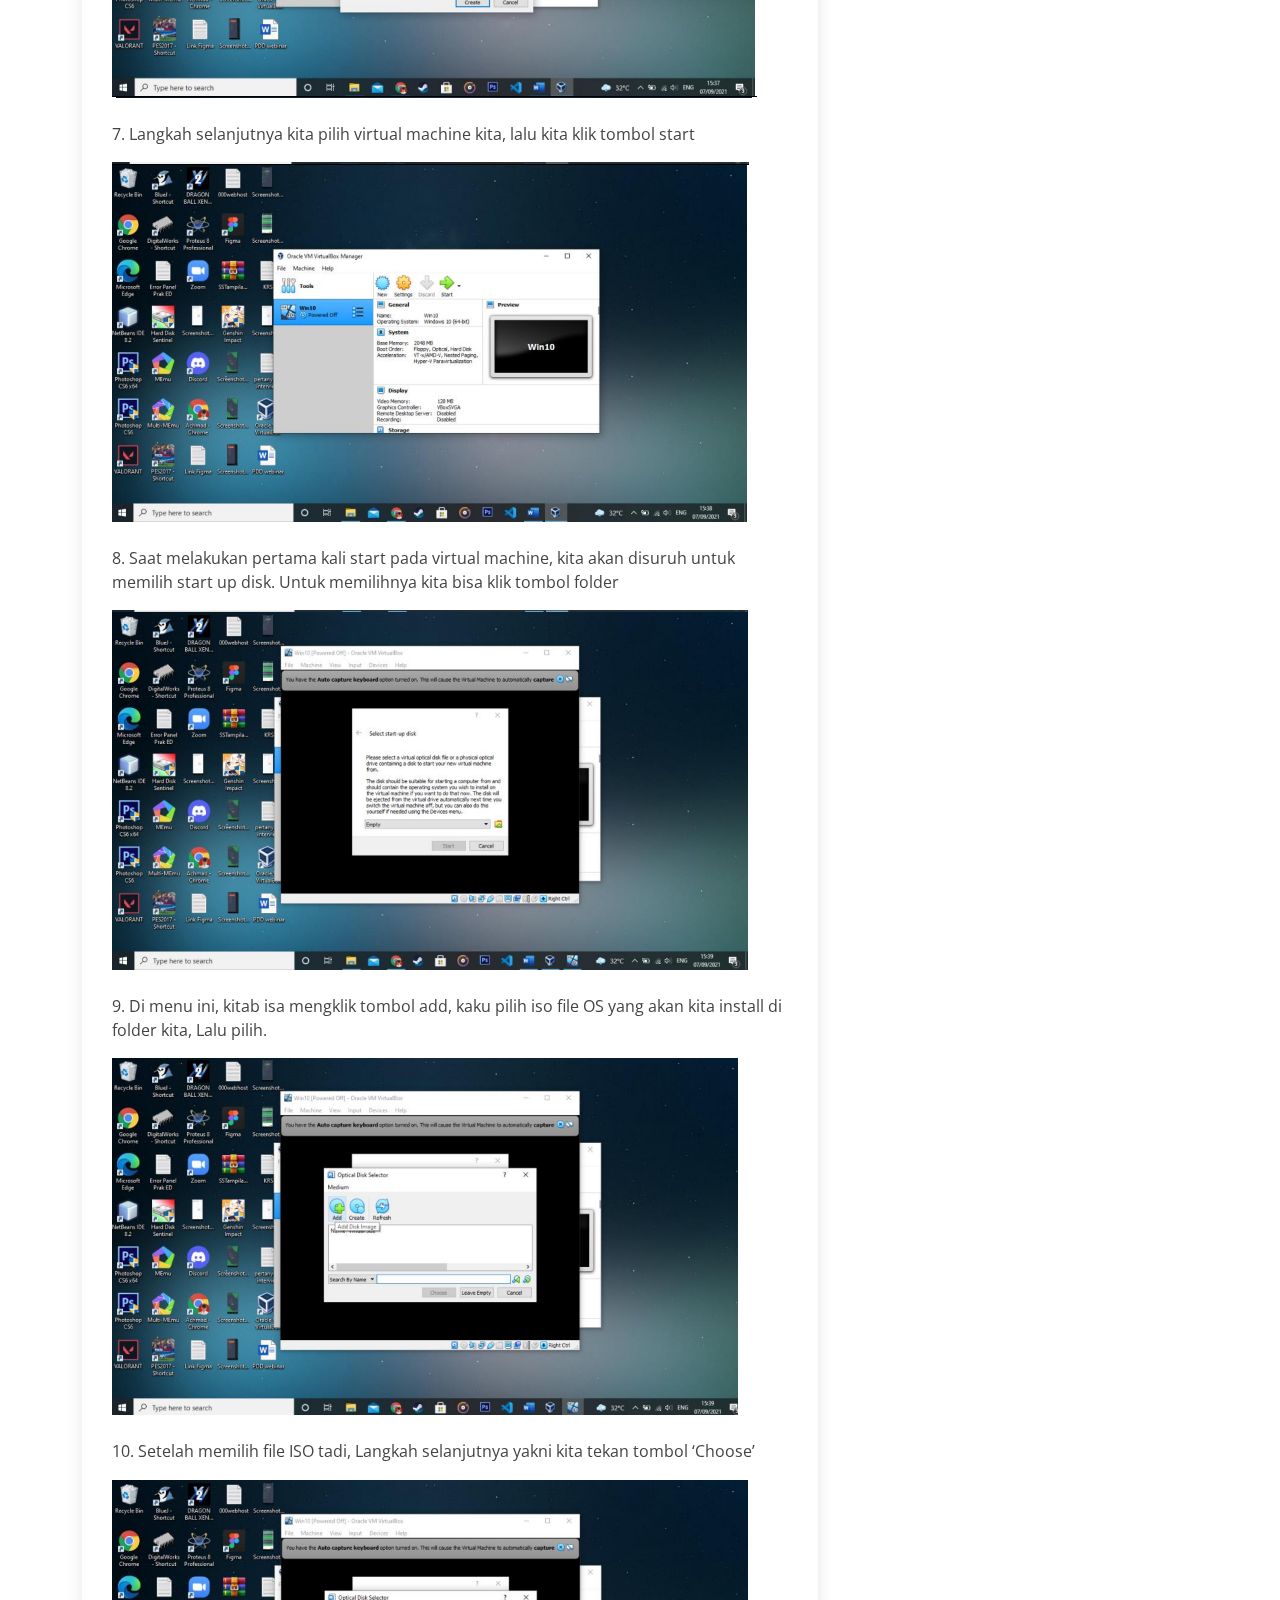
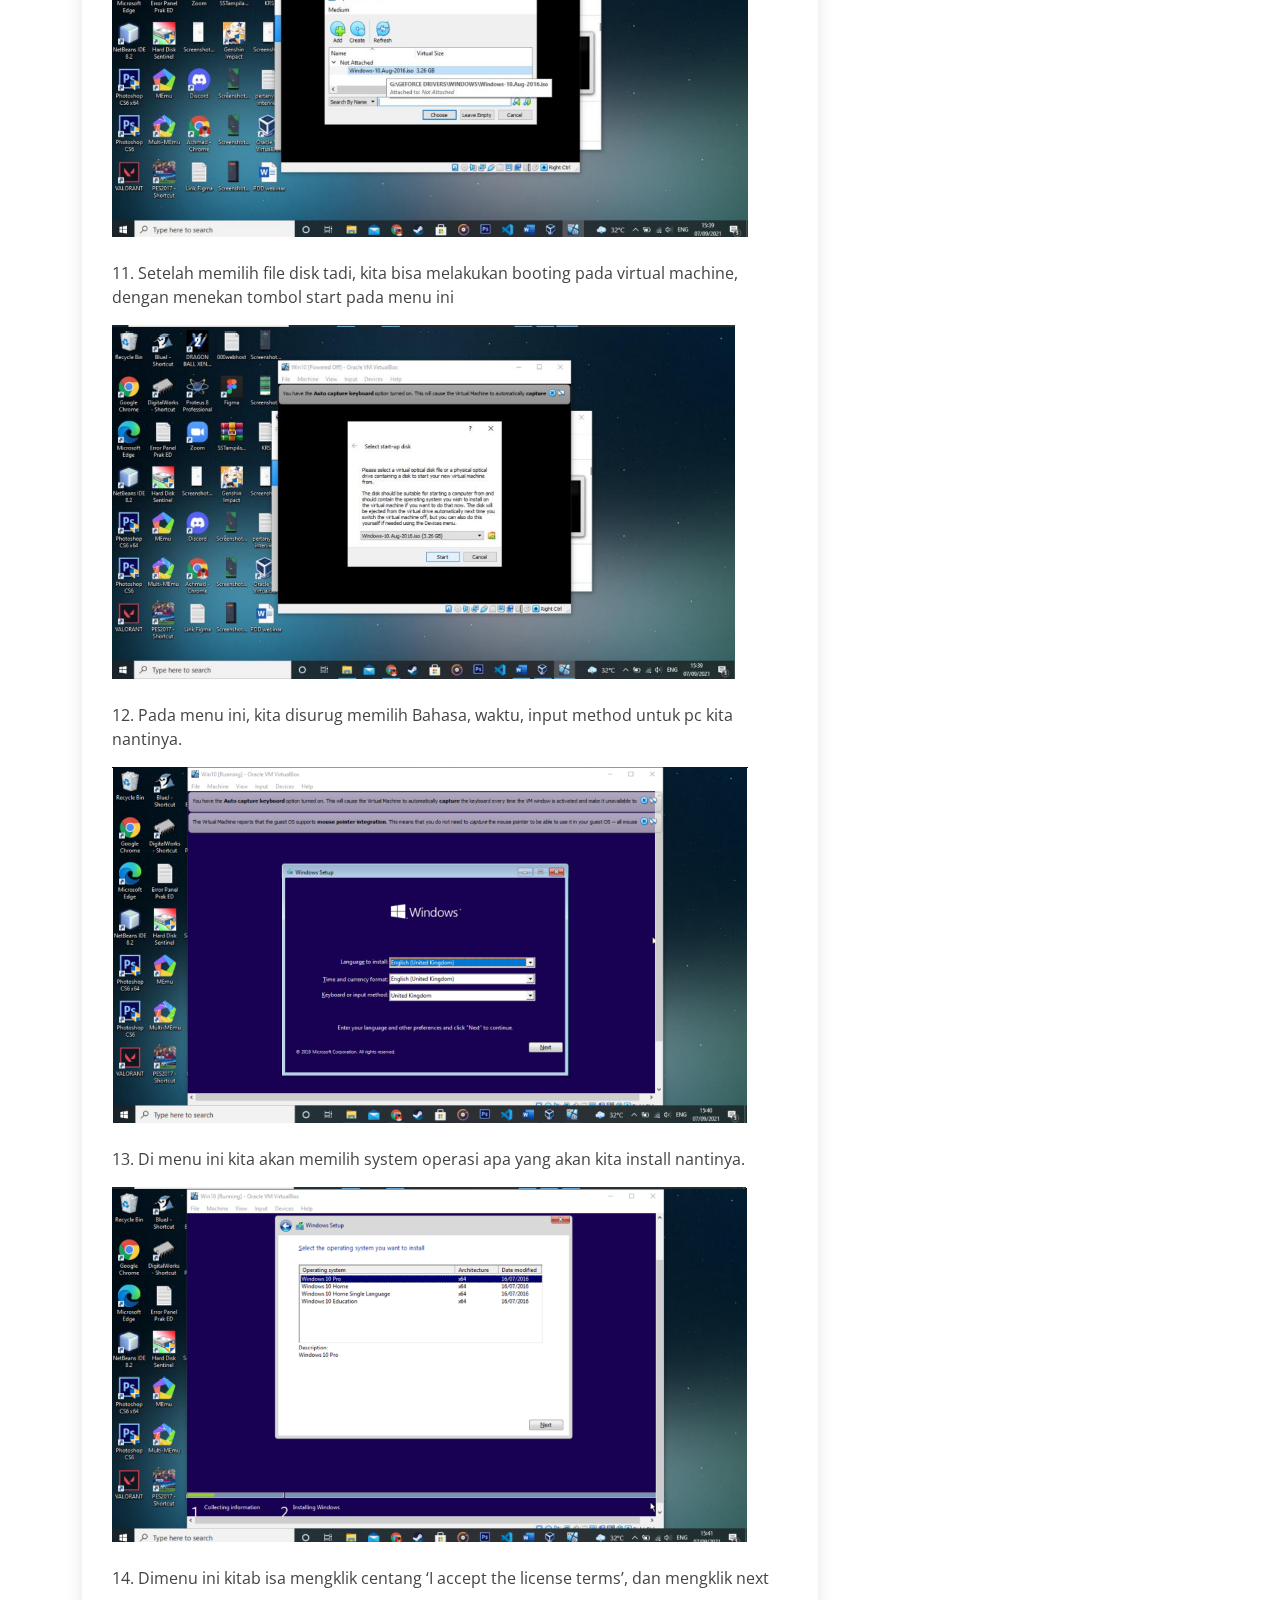
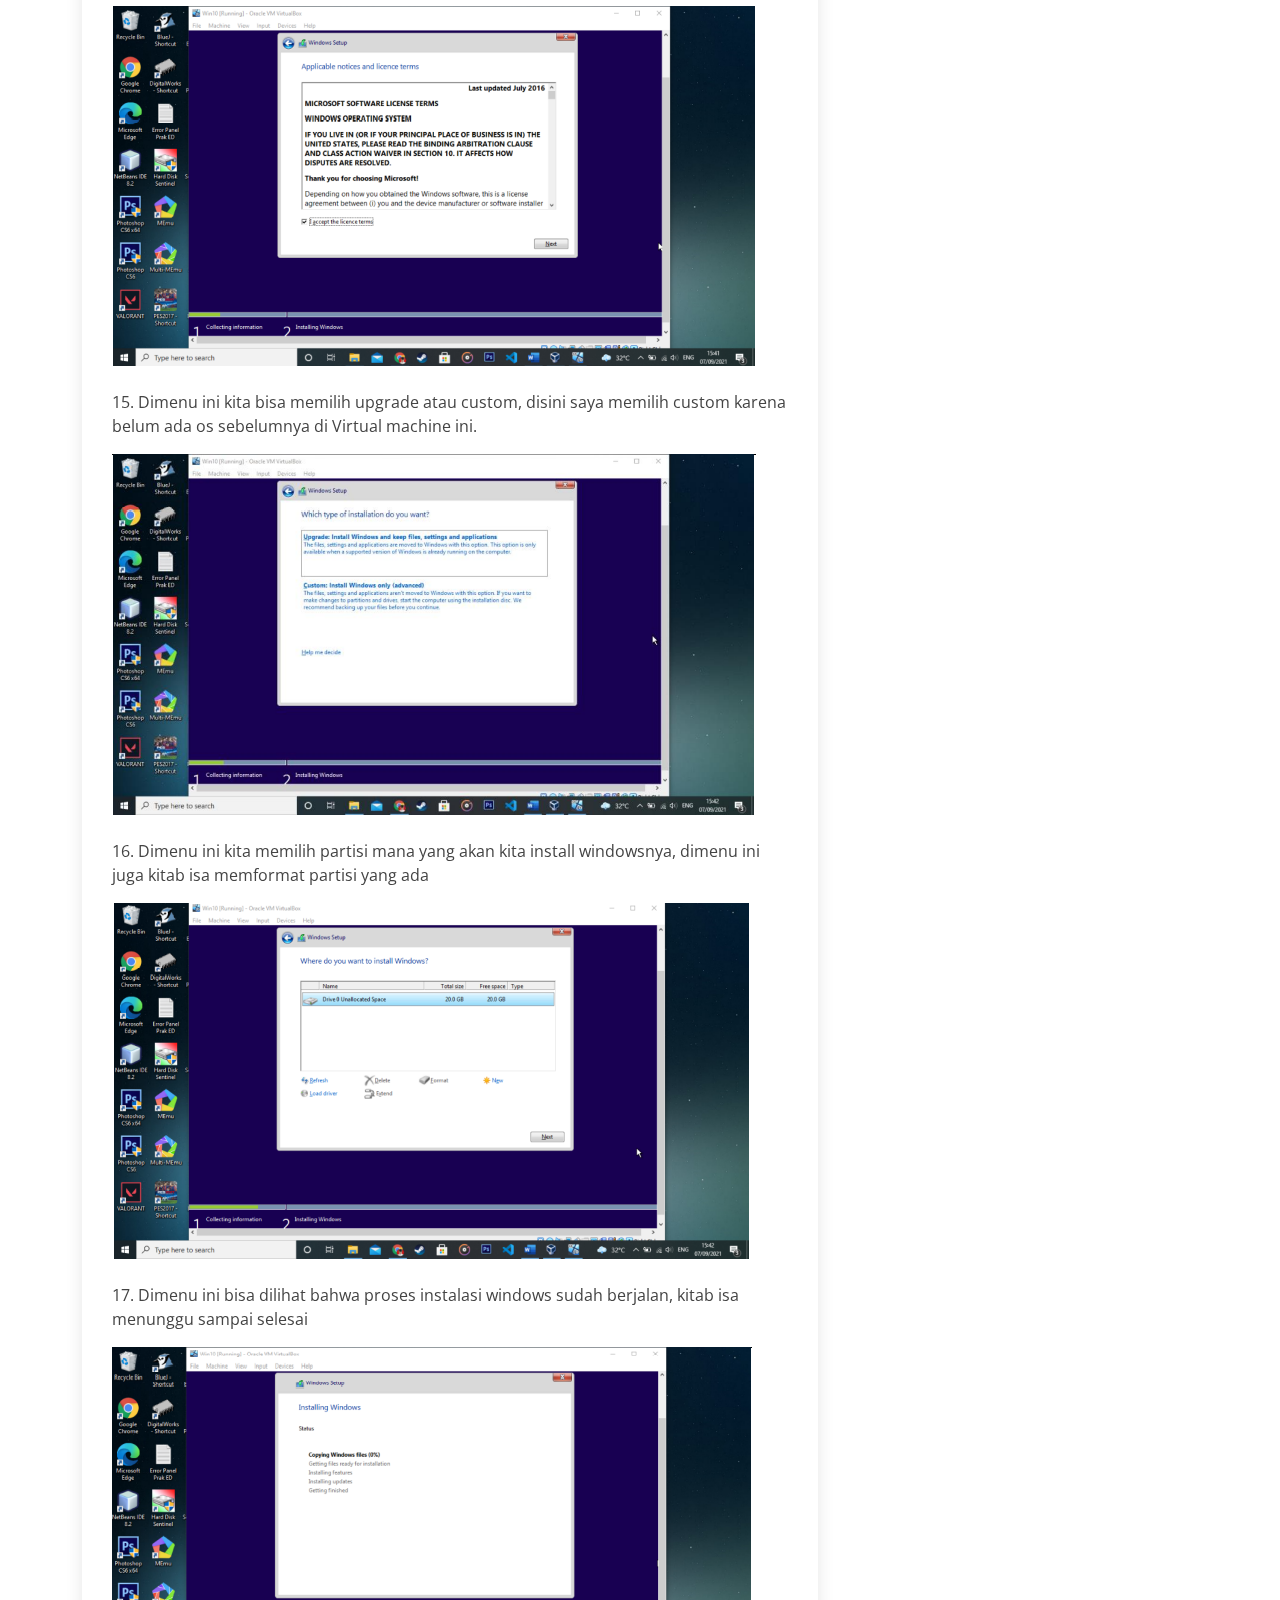
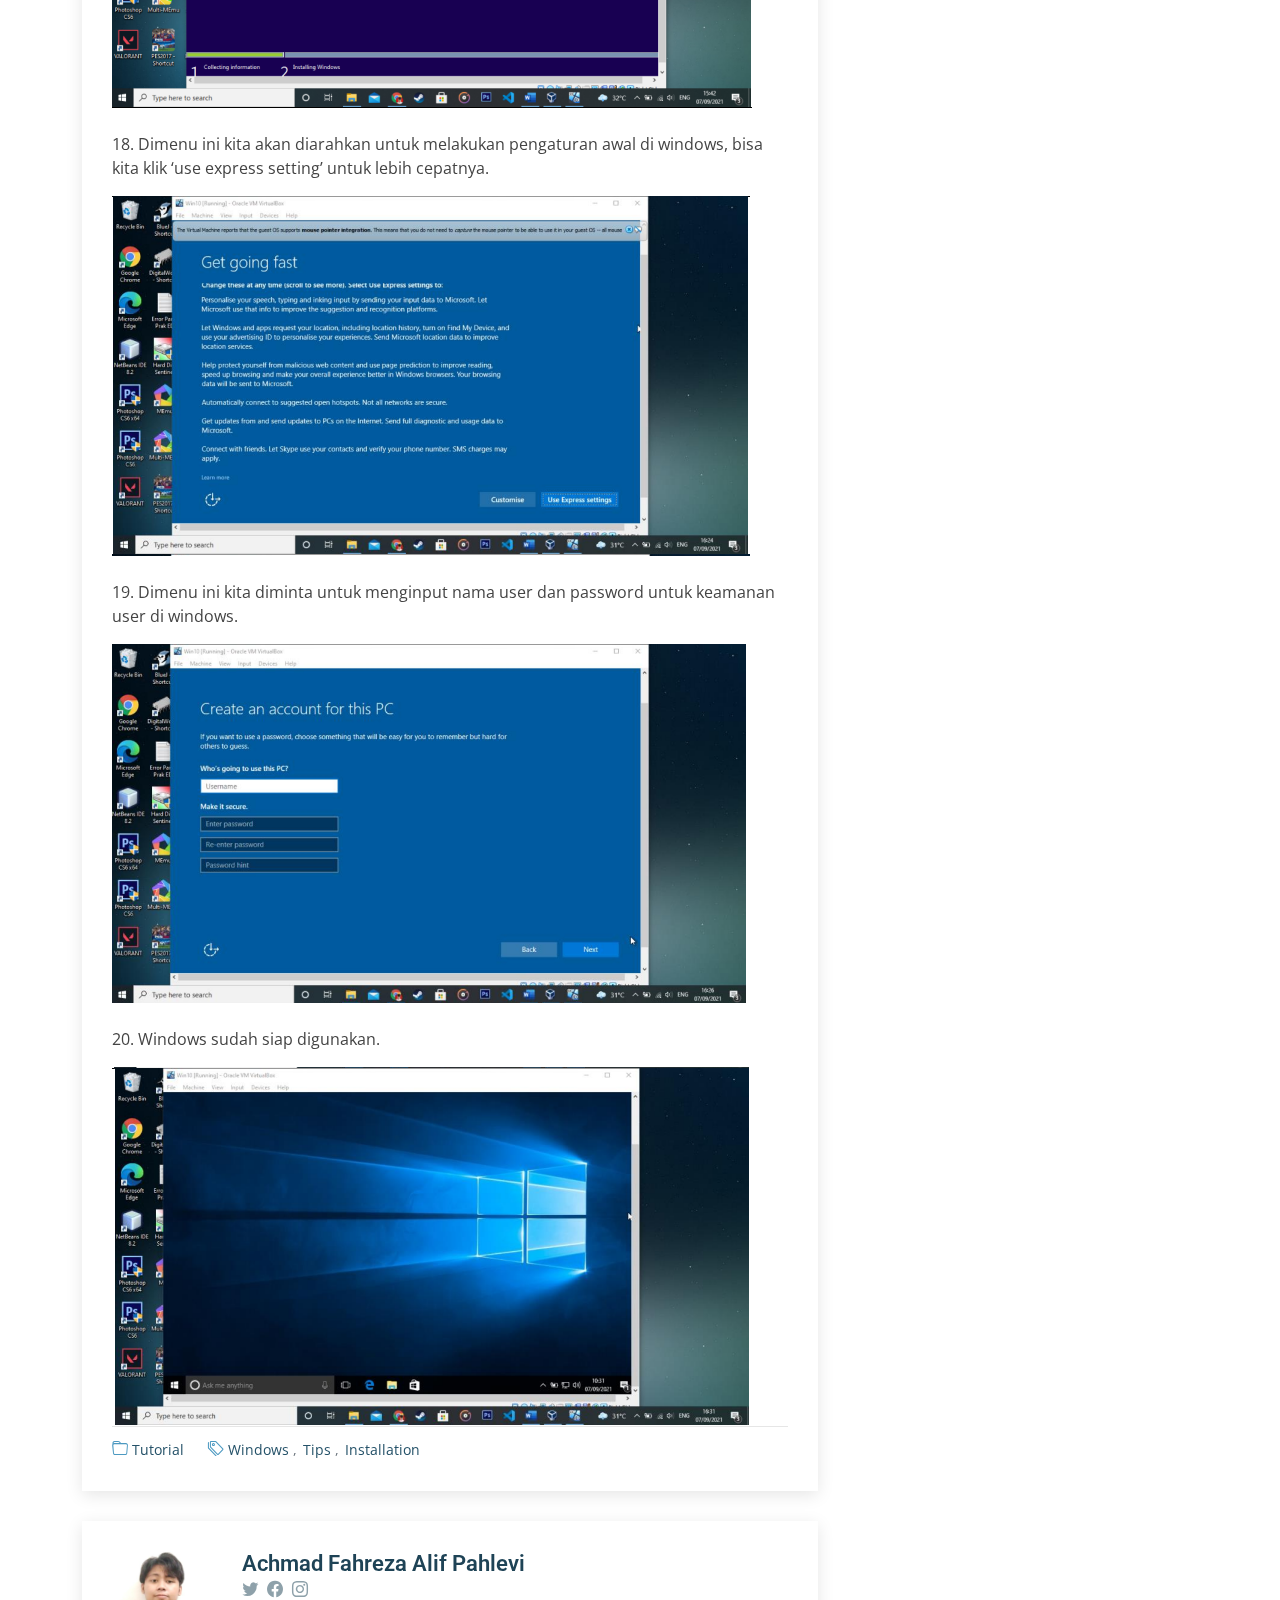
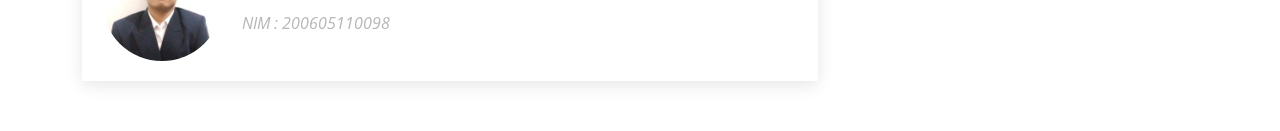
<file: blog-single.html>
<!DOCTYPE html>
<html lang="en">

<head>
  <meta charset="utf-8">
  <meta content="width=device-width, initial-scale=1.0" name="viewport">

  <title>News</title>
  <meta content="" name="description">
  <meta content="" name="keywords">

  <!-- Favicons -->
  <link href="assets/img/favicon.png" rel="icon">
  <link href="assets/img/apple-touch-icon.png" rel="apple-touch-icon">

  <!-- Google Fonts -->
  <link
    href="https://fonts.googleapis.com/css?family=Open+Sans:300,300i,400,400i,600,600i,700,700i|Roboto:300,300i,400,400i,500,500i,700,700i&display=swap"
    rel="stylesheet">

  <!-- Vendor CSS Files -->
  <link href="assets/vendor/animate.css/animate.min.css" rel="stylesheet">
  <link href="assets/vendor/aos/aos.css" rel="stylesheet">
  <link href="assets/vendor/bootstrap/css/bootstrap.min.css" rel="stylesheet">
  <link href="assets/vendor/bootstrap-icons/bootstrap-icons.css" rel="stylesheet">
  <link href="assets/vendor/boxicons/css/boxicons.min.css" rel="stylesheet">
  <link href="assets/vendor/glightbox/css/glightbox.min.css" rel="stylesheet">
  <link href="assets/vendor/swiper/swiper-bundle.min.css" rel="stylesheet">

  <!-- Template Main CSS File -->
  <link href="assets/css/style.css" rel="stylesheet">


</head>

<body>

  <!-- ======= Header ======= -->
  <header id="header" class="fixed-top d-flex align-items-center ">
    <div class="container d-flex justify-content-between align-items-center">

      <div class="logo">
        <h1 class="text-light"><a href="index.html"><span>Achmad Fahreza</span></a></h1>
        <!-- Uncomment below if you prefer to use an image logo -->
        <!-- <a href="index.html"><img src="assets/img/logo.png" alt="" class="img-fluid"></a>-->
      </div>

      <nav id="navbar" class="navbar">
        <ul>
          <li><a class="" href="index.html">Home</a></li>



        </ul>
        <i class="bi bi-list mobile-nav-toggle"></i>
      </nav><!-- .navbar -->

    </div>
  </header><!-- End Header -->

  <main id="main">



    <!-- ======= Blog Single Section ======= -->
    <section id="blog" class="blog">
      <div class="container" data-aos="fade-up">

        <div class="row">

          <div class="col-lg-8 entries">

            <article class="entry entry-single">

              <div class="entry-img">
                <img src="assets/img/blog/windows.jpg" alt="" class="img-fluid">
              </div>

              <h2 class="entry-title">
                <a href="blog-single.html">Instalasi Sistem Operasi Proprietary</a>
              </h2>

              <div class="entry-meta">
                <ul>
                  <li class="d-flex align-items-center"><i class="bi bi-person"></i> <a href="blog-single.html">Achmad
                      Fahreza</a></li>
                  <li class="d-flex align-items-center"><i class="bi bi-clock"></i> <a href="blog-single.html">
                    <time
                        datetime="2021-10-26">26 October, 2021</time></a></li>

                </ul>
              </div>

              <div class="entry-content">


                <h3>Langkah Langkah Instalasi Sistem Operasi Proprietary</h3>
                <p>
                  1. Pertama-tama
                  download
                  virtual box
                  pada web
                  Resminya, lalu
                  pillih sesuai
                  platform anda
                </p>
                <img src="assets/img/blog/post1/windows1.PNG" class="img-fluid" alt="">

                <br></br>
                <p>
                  2. Setelah 
                  mendownload 
                  file yang tadi, 
                  Langkah 
                  selanjutnya 
                  yakni kita 
                  membuka file 
                  installer 
                  VirtualBoxnya, 
                  klik next saja 
                  terus sampai 
                  proses 
                  instalasi 
                  berjalan.
                  
                </p>
                <img src="assets/img/blog/post1/windows2.PNG" class="img-fluid" alt="">

                <br></br>
                <p>
                  3. Setelah 
                  Instalasi 
                  VirtualBox 
                  Berhasil, 
                  sekarang kita 
                  buka 
                  aplikasinya
                  
                  
                </p>
                <img src="assets/img/blog/post1/windows3.PNG" class="img-fluid" alt="">

                <br></br>
                <p>
                  4. Setelah kita 
                  mengklik 
                  tombol new di 
                  menu utama 
                  VirtualBox, 
                  selanjutnya 
                  kita membuat 
                  virtual 
                  machine 
                  dengan 
                  memilih
                  
                </p>
                <img src="assets/img/blog/post1/windows4.PNG" class="img-fluid" alt="">

                <br></br>
                <p>
                  5. Dimenu ini kita 
                  mengatur 
                  memori yang 
                  dialokasikan 
                  untuk Virtual 
                  Machine yang 
                  akan kita buat
                  
                </p>
                <img src="assets/img/blog/post1/windows5.PNG" class="img-fluid" alt="">

                <br></br>
                <p>
                  6. Diproses ini 
                  kita harus 
                  menentukan 
                  haddisk kita 
                  nanti di Virtual 
                  Machine, 
                  disini saya 
                  membuat 
                  Virtual Disk 
                  baru,jika 
                  sudah kita klik 
                  create
                  
                </p>
                <img src="assets/img/blog/post1/windows6.PNG" class="img-fluid" alt="">

                <br></br>
                <p>
                  7. Langkah 
                  selanjutnya 
                  kita pilih virtual 
                  machine kita, 
                  lalu kita klik 
                  tombol start
                  
                </p>
                <img src="assets/img/blog/post1/windows7.PNG" class="img-fluid" alt="">

                <br></br>
                <p>
                  8. Saat 
                  melakukan 
                  pertama kali 
                  start pada 
                  virtual 
                  machine, kita 
                  akan disuruh 
                  untuk memilih 
                  start up disk. 
                  Untuk 
                  memilihnya 
                  kita bisa klik 
                  tombol folder
                  
                  
                </p>
                <img src="assets/img/blog/post1/windows8.PNG" class="img-fluid" alt="">

                <br></br>
                <p>
                  9. Di menu ini, 
                  kitab isa 
                  mengklik 
                  tombol add, 
                  kaku pilih iso 
                  file OS yang 
                  akan kita 
                  install di folder 
                  kita, Lalu pilih.
                  
                </p>
                <img src="assets/img/blog/post1/windows9.PNG" class="img-fluid" alt="">

                <br></br>
                <p>
                  10. Setelah 
                  memilih file 
                  ISO tadi, 
                  Langkah 
                  selanjutnya 
                  yakni kita 
                  tekan tombol 
                  ‘Choose’
                  
                  
                </p>
                <img src="assets/img/blog/post1/windows10.PNG" class="img-fluid" alt="">

                <br></br>
                <p>
                  11. Setelah 
                  memilih file 
                  disk tadi, kita 
                  bisa 
                  melakukan 
                  booting pada 
                  virtual 
                  machine, 
                  dengan 
                  menekan 
                  tombol start 
                  pada menu ini
                  
                </p>
                <img src="assets/img/blog/post1/windows11.PNG" class="img-fluid" alt="">

                <br></br>
                <p>
                  12. Pada menu 
                  ini, kita 
                  disurug 
                  memilih 
                  Bahasa, 
                  waktu, input 
                  method untuk 
                  pc kita 
                  nantinya.
                  
                </p>
                <img src="assets/img/blog/post1/windows12.PNG" class="img-fluid" alt="">

                <br></br>
                <p>
                  13. Di menu ini 
                  kita akan 
                  memilih 
                  system 
                  operasi apa 
                  yang akan kita 
                  install 
                  nantinya.
                  
                </p>
                <img src="assets/img/blog/post1/windows13.PNG" class="img-fluid" alt="">

                <br></br>
                <p>
                  14. Dimenu ini 
                  kitab isa 
                  mengklik 
                  centang ‘I 
                  accept the 
                  license terms’, 
                  dan mengklik 
                  next
                  
                </p>
                <img src="assets/img/blog/post1/windows14.PNG" class="img-fluid" alt="">

                <br></br>
                <p>
                  15. Dimenu ini kita 
                  bisa memilih 
                  upgrade atau 
                  custom, disini 
                  saya memilih 
                  custom karena 
                  belum ada os 
                  sebelumnya di 
                  Virtual 
                  machine ini.
                  
                  
                </p>
                <img src="assets/img/blog/post1/windows15.PNG" class="img-fluid" alt="">

                <br></br>
                <p>
                  16. Dimenu ini kita 
                  memilih partisi 
                  mana yang 
                  akan kita 
                  install 
                  windowsnya, 
                  dimenu ini 
                  juga kitab isa 
                  memformat 
                  partisi yang 
                  ada
                  
                </p>
                <img src="assets/img/blog/post1/windows16.PNG" class="img-fluid" alt="">

                <br></br>
                <p>
                  17. Dimenu ini 
                  bisa dilihat 
                  bahwa proses 
                  instalasi 
                  windows 
                  sudah 
                  berjalan, kitab 
                  isa menunggu 
                  sampai 
                  selesai
                  
                </p>
                <img src="assets/img/blog/post1/windows17.PNG" class="img-fluid" alt="">

                <br></br>
                <p>
                  18. Dimenu ini kita 
                  akan 
                  diarahkan 
                  untuk 
                  melakukan 
                  pengaturan 
                  awal di 
                  windows, bisa
                  kita klik ‘use 
                  express 
                  setting’ untuk 
                  lebih 
                  cepatnya.
                  
                </p>
                <img src="assets/img/blog/post1/windows18.PNG" class="img-fluid" alt="">

                <br></br>
                <p>
                  19. Dimenu ini kita 
                  diminta untuk 
                  menginput 
                  nama user 
                  dan password 
                  untuk 
                  keamanan 
                  user di 
                  windows.
                  
                  
                </p>
                <img src="assets/img/blog/post1/windows19.PNG" class="img-fluid" alt="">

                <br></br>
                <p>
                  20. Windows 
                  sudah siap 
                  digunakan.
                  
                </p>
                <img src="assets/img/blog/post1/windows20.PNG" class="img-fluid" alt="">

              </div>
            <!-- Konten -->

              <div class="entry-footer">
                <i class="bi bi-folder"></i>
                <ul class="cats">
                  <li><a href="#">Tutorial</a></li>
                </ul>

                <i class="bi bi-tags"></i>
                <ul class="tags">
                  <li><a href="#">Windows</a></li>
                  <li><a href="#">Tips</a></li>
                  <li><a href="#">Installation</a></li>
                </ul>
              </div>

            </article><!-- End blog entry -->

            <div class="blog-author d-flex align-items-center">
              <img src="assets/img/blog/blog-author.jpg" class="rounded-circle float-left" alt="">
              <div>
                <h4>Achmad Fahreza Alif Pahlevi</h4>
                <div class="social-links">
                  <a href="https://twitters.com/#"><i class="bi bi-twitter"></i></a>
                  <a href="https://facebook.com/#"><i class="bi bi-facebook"></i></a>
                  <a href="https://instagram.com/#"><i class="biu bi-instagram"></i></a>
                </div>
                <p>
                  NIM : 200605110098
                </p>
              </div>
            </div><!-- End blog author bio -->



          </div><!-- End blog entries list -->

          <div class="col-lg-4">

            <div class="sidebar">



              <h3 class="sidebar-title">Recent Posts</h3>
              <div class="sidebar-item recent-posts">
                <div class="post-item clearfix">
                  <img src="assets/img/blog/windows.jpg" alt="">
                  <h4><a href="blog-single.html">Instalasi Sistem Operasi Proprietary</a></h4>
                  <time
                        datetime="2021-10-26">26 October, 2021</time></a></li>
                </div>

                <div class="post-item clearfix">
                  <img src="assets/img/blog/ubuntu.jpg" alt="">
                  <h4><a href="blog-single.html">Instalasi Sistem Operasi Open Source distribusi bebas</a></h4>
                  <time
                        datetime="2021-10-26">26 October, 2021</time></a></li>
                </div>

                <div class="post-item clearfix">
                  <img src="assets/img/blog/windows.jpg" alt="">
                  <h4><a href="blog-single.html">Partisi harddisk pada Sistem Operasi Proprietary</a></h4>
                  <time
                        datetime="2021-10-26">26 October, 2021</time></a></li>
                </div>

                <div class="post-item clearfix">
                  <img src="assets/img/blog/ubuntu.jpg" alt="">
                  <h4><a href="blog-single.html">Partisi pada Sistem Operasi Open Source distribusi bebas</a></h4>
                  <time
                        datetime="2021-10-26">26 October, 2021</time></a></li>
                </div>


              </div><!-- End sidebar recent posts-->

              <h3 class="sidebar-title">Tags</h3>
              <div class="sidebar-item tags">
                <ul>
                  <li><a href="#">App</a></li>
                  <li><a href="#">IT</a></li>
                  <li><a href="#">Installation</a></li>
                  <li><a href="#">Windows</a></li>
                  <li><a href="#">Design</a></li>
                  <li><a href="#">Office</a></li>
                  <li><a href="#">Tutorial</a></li>
                  <li><a href="#">Studio</a></li>
                  <li><a href="#">Smart</a></li>
                  <li><a href="#">Tips</a></li>
                  
                </ul>
              </div><!-- End sidebar tags-->

            </div><!-- End sidebar -->

          </div><!-- End blog sidebar -->

        </div>

      </div>
    </section><!-- End Blog Single Section -->

  </main><!-- End #main -->


  <a href="#" class="back-to-top d-flex align-items-center justify-content-center"><i
      class="bi bi-arrow-up-short"></i></a>

  <!-- Vendor JS Files -->
  <script src="assets/vendor/aos/aos.js"></script>
  <script src="assets/vendor/bootstrap/js/bootstrap.bundle.min.js"></script>
  <script src="assets/vendor/glightbox/js/glightbox.min.js"></script>
  <script src="assets/vendor/isotope-layout/isotope.pkgd.min.js"></script>
  <script src="assets/vendor/php-email-form/validate.js"></script>
  <script src="assets/vendor/purecounter/purecounter.js"></script>
  <script src="assets/vendor/swiper/swiper-bundle.min.js"></script>
  <script src="assets/vendor/waypoints/noframework.waypoints.js"></script>

  <!-- Template Main JS File -->
  <script src="assets/js/main.js"></script>

</body>

</html>
</file>
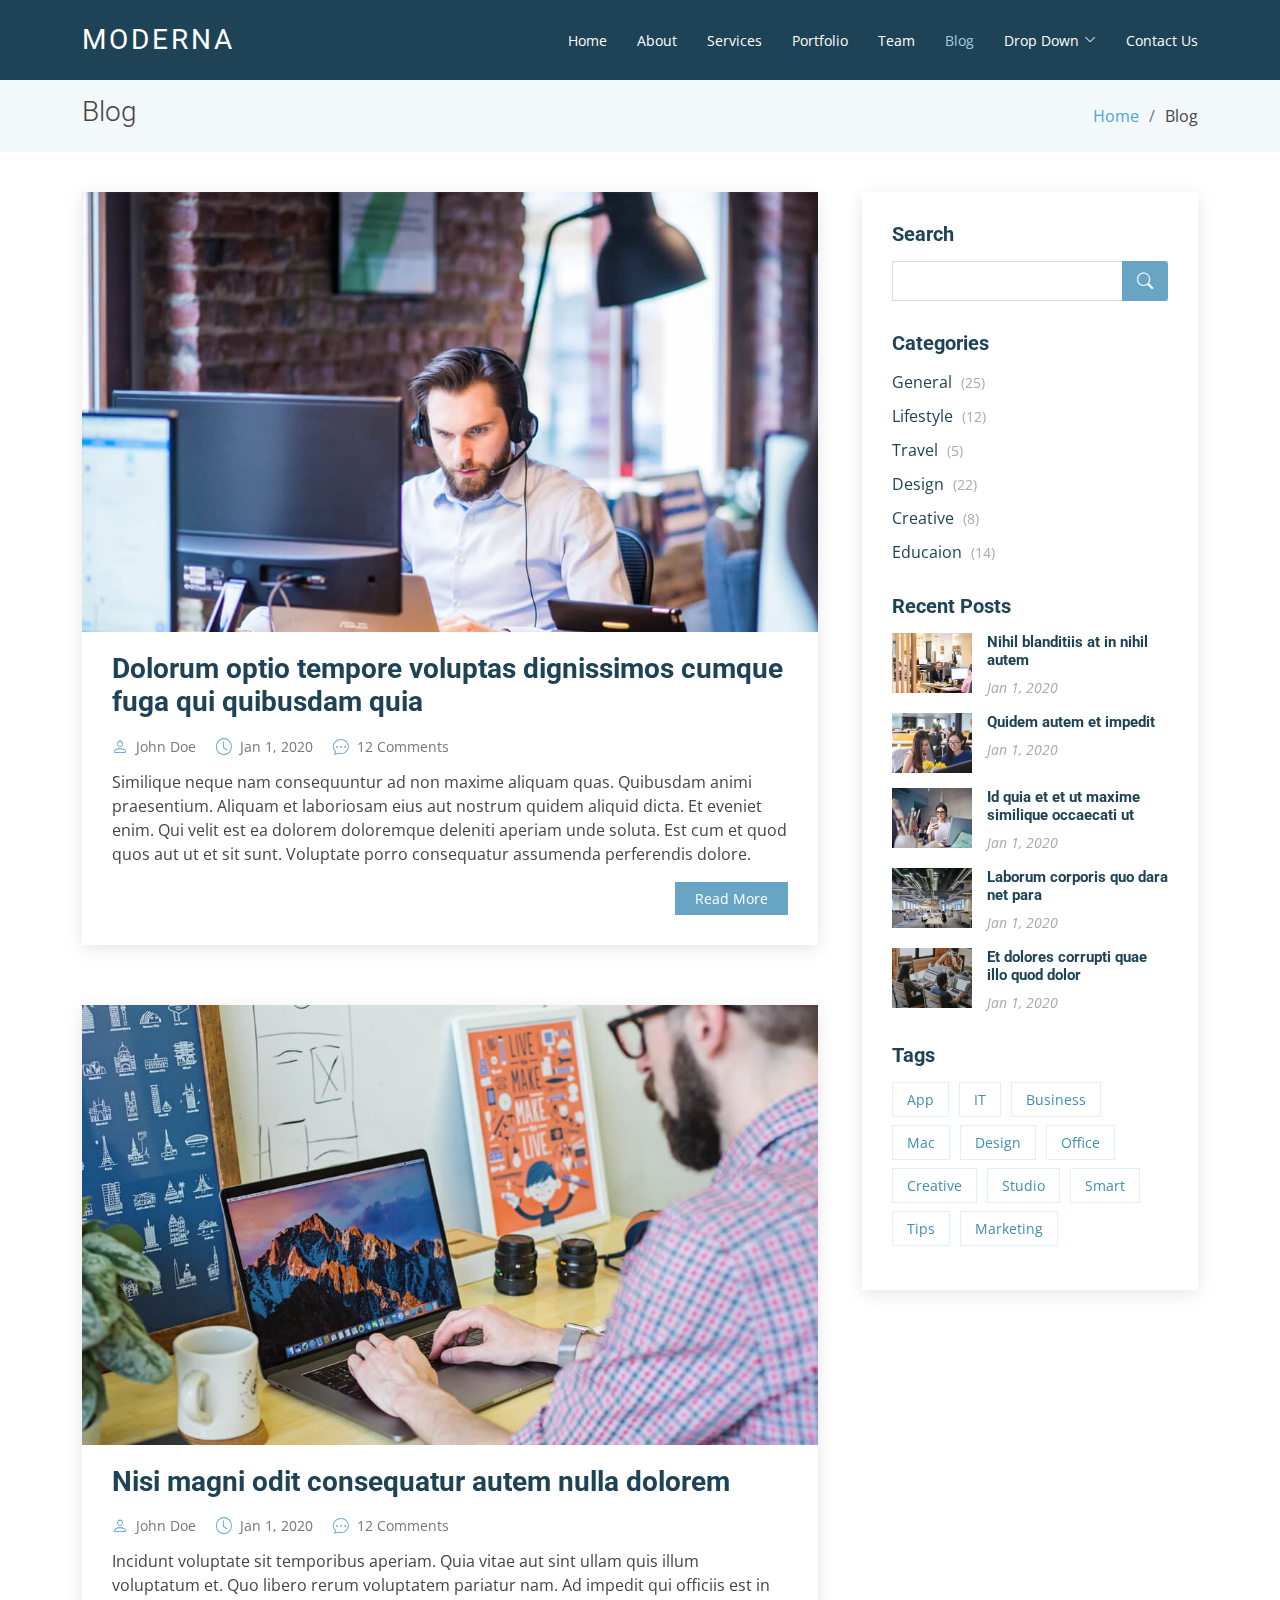
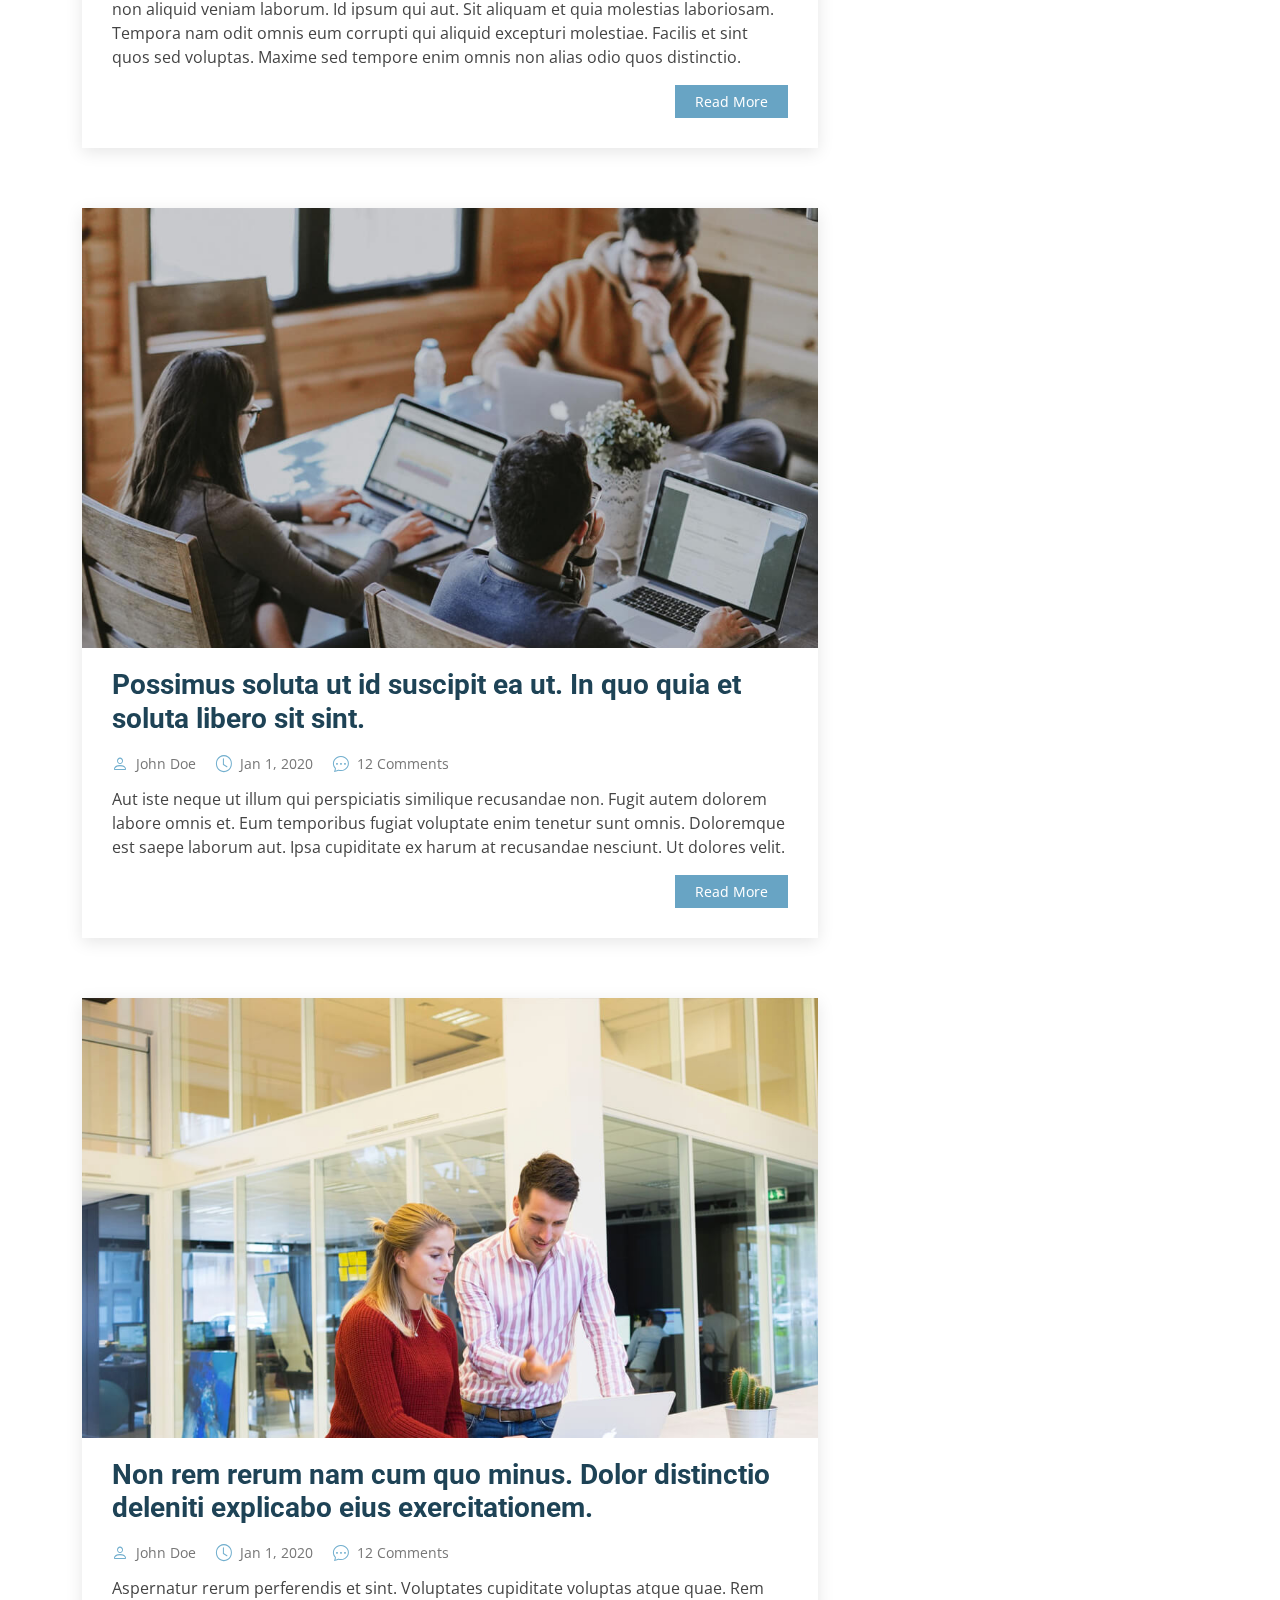
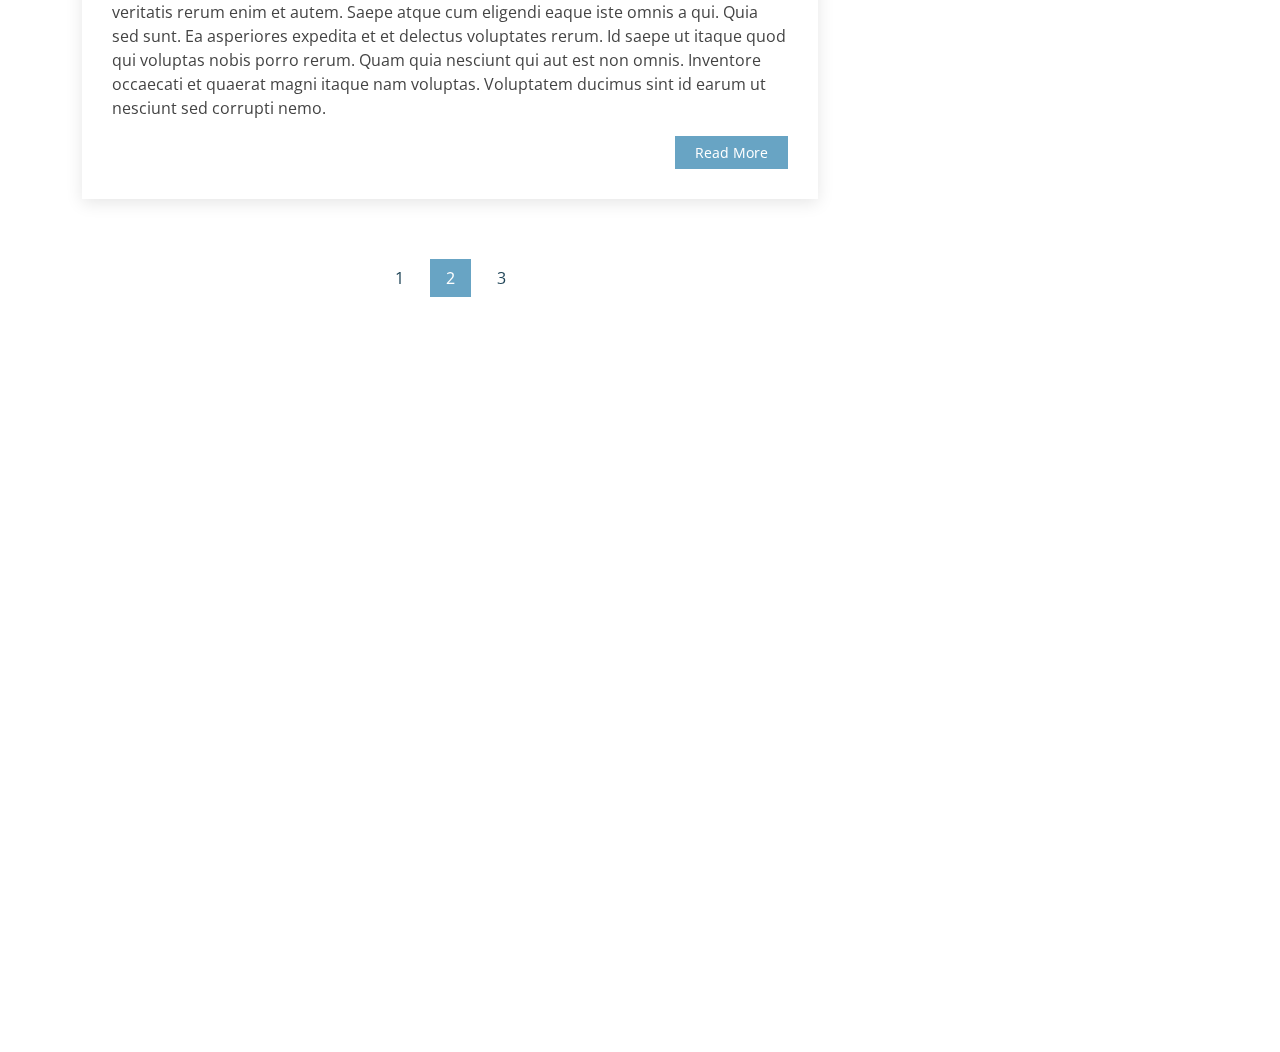
<file: blog.html>
<!DOCTYPE html>
<html lang="en">

<head>
  <meta charset="utf-8">
  <meta content="width=device-width, initial-scale=1.0" name="viewport">

  <title>Blog - Moderna Bootstrap Template</title>
  <meta content="" name="description">
  <meta content="" name="keywords">

  <!-- Favicons -->
  <link href="assets/img/favicon.png" rel="icon">
  <link href="assets/img/apple-touch-icon.png" rel="apple-touch-icon">

  <!-- Google Fonts -->
  <link href="https://fonts.googleapis.com/css?family=Open+Sans:300,300i,400,400i,600,600i,700,700i|Roboto:300,300i,400,400i,500,500i,700,700i&display=swap" rel="stylesheet">

  <!-- Vendor CSS Files -->
  <link href="assets/vendor/animate.css/animate.min.css" rel="stylesheet">
  <link href="assets/vendor/aos/aos.css" rel="stylesheet">
  <link href="assets/vendor/bootstrap/css/bootstrap.min.css" rel="stylesheet">
  <link href="assets/vendor/bootstrap-icons/bootstrap-icons.css" rel="stylesheet">
  <link href="assets/vendor/boxicons/css/boxicons.min.css" rel="stylesheet">
  <link href="assets/vendor/glightbox/css/glightbox.min.css" rel="stylesheet">
  <link href="assets/vendor/swiper/swiper-bundle.min.css" rel="stylesheet">

  <!-- Template Main CSS File -->
  <link href="assets/css/style.css" rel="stylesheet">

  <!-- =======================================================
  * Template Name: Moderna - v4.7.0
  * Template URL: https://bootstrapmade.com/free-bootstrap-template-corporate-moderna/
  * Author: BootstrapMade.com
  * License: https://bootstrapmade.com/license/
  ======================================================== -->
</head>

<body>

  <!-- ======= Header ======= -->
  <header id="header" class="fixed-top d-flex align-items-center ">
    <div class="container d-flex justify-content-between align-items-center">

      <div class="logo">
        <h1 class="text-light"><a href="index.html"><span>Moderna</span></a></h1>
        <!-- Uncomment below if you prefer to use an image logo -->
        <!-- <a href="index.html"><img src="assets/img/logo.png" alt="" class="img-fluid"></a>-->
      </div>

      <nav id="navbar" class="navbar">
        <ul>
          <li><a class="" href="index.html">Home</a></li>
          <li><a href="about.html">About</a></li>
          <li><a href="services.html">Services</a></li>
          <li><a href="portfolio.html">Portfolio</a></li>
          <li><a href="team.html">Team</a></li>
          <li><a class="active" href="blog.html">Blog</a></li>
          <li class="dropdown"><a href="#"><span>Drop Down</span> <i class="bi bi-chevron-down"></i></a>
            <ul>
              <li><a href="#">Drop Down 1</a></li>
              <li class="dropdown"><a href="#"><span>Deep Drop Down</span> <i class="bi bi-chevron-right"></i></a>
                <ul>
                  <li><a href="#">Deep Drop Down 1</a></li>
                  <li><a href="#">Deep Drop Down 2</a></li>
                  <li><a href="#">Deep Drop Down 3</a></li>
                  <li><a href="#">Deep Drop Down 4</a></li>
                  <li><a href="#">Deep Drop Down 5</a></li>
                </ul>
              </li>
              <li><a href="#">Drop Down 2</a></li>
              <li><a href="#">Drop Down 3</a></li>
              <li><a href="#">Drop Down 4</a></li>
            </ul>
          </li>
          <li><a href="contact.html">Contact Us</a></li>
        </ul>
        <i class="bi bi-list mobile-nav-toggle"></i>
      </nav><!-- .navbar -->

    </div>
  </header><!-- End Header -->

  <main id="main">

    <!-- ======= Blog Section ======= -->
    <section class="breadcrumbs">
      <div class="container">

        <div class="d-flex justify-content-between align-items-center">
          <h2>Blog</h2>

          <ol>
            <li><a href="index.html">Home</a></li>
            <li>Blog</li>
          </ol>
        </div>

      </div>
    </section><!-- End Blog Section -->

    <!-- ======= Blog Section ======= -->
    <section id="blog" class="blog">
      <div class="container" data-aos="fade-up">

        <div class="row">

          <div class="col-lg-8 entries">

            <article class="entry">

              <div class="entry-img">
                <img src="assets/img/blog/blog-1.jpg" alt="" class="img-fluid">
              </div>

              <h2 class="entry-title">
                <a href="blog-single.html">Dolorum optio tempore voluptas dignissimos cumque fuga qui quibusdam quia</a>
              </h2>

              <div class="entry-meta">
                <ul>
                  <li class="d-flex align-items-center"><i class="bi bi-person"></i> <a href="blog-single.html">John Doe</a></li>
                  <li class="d-flex align-items-center"><i class="bi bi-clock"></i> <a href="blog-single.html"><time datetime="2020-01-01">Jan 1, 2020</time></a></li>
                  <li class="d-flex align-items-center"><i class="bi bi-chat-dots"></i> <a href="blog-single.html">12 Comments</a></li>
                </ul>
              </div>

              <div class="entry-content">
                <p>
                  Similique neque nam consequuntur ad non maxime aliquam quas. Quibusdam animi praesentium. Aliquam et laboriosam eius aut nostrum quidem aliquid dicta.
                  Et eveniet enim. Qui velit est ea dolorem doloremque deleniti aperiam unde soluta. Est cum et quod quos aut ut et sit sunt. Voluptate porro consequatur assumenda perferendis dolore.
                </p>
                <div class="read-more">
                  <a href="blog-single.html">Read More</a>
                </div>
              </div>

            </article><!-- End blog entry -->

            <article class="entry">

              <div class="entry-img">
                <img src="assets/img/blog/blog-2.jpg" alt="" class="img-fluid">
              </div>

              <h2 class="entry-title">
                <a href="blog-single.html">Nisi magni odit consequatur autem nulla dolorem</a>
              </h2>

              <div class="entry-meta">
                <ul>
                  <li class="d-flex align-items-center"><i class="bi bi-person"></i> <a href="blog-single.html">John Doe</a></li>
                  <li class="d-flex align-items-center"><i class="bi bi-clock"></i> <a href="blog-single.html"><time datetime="2020-01-01">Jan 1, 2020</time></a></li>
                  <li class="d-flex align-items-center"><i class="bi bi-chat-dots"></i> <a href="blog-single.html">12 Comments</a></li>
                </ul>
              </div>

              <div class="entry-content">
                <p>
                  Incidunt voluptate sit temporibus aperiam. Quia vitae aut sint ullam quis illum voluptatum et. Quo libero rerum voluptatem pariatur nam.
                  Ad impedit qui officiis est in non aliquid veniam laborum. Id ipsum qui aut. Sit aliquam et quia molestias laboriosam. Tempora nam odit omnis eum corrupti qui aliquid excepturi molestiae. Facilis et sint quos sed voluptas. Maxime sed tempore enim omnis non alias odio quos distinctio.
                </p>
                <div class="read-more">
                  <a href="blog-single.html">Read More</a>
                </div>
              </div>

            </article><!-- End blog entry -->

            <article class="entry">

              <div class="entry-img">
                <img src="assets/img/blog/blog-3.jpg" alt="" class="img-fluid">
              </div>

              <h2 class="entry-title">
                <a href="blog-single.html">Possimus soluta ut id suscipit ea ut. In quo quia et soluta libero sit sint.</a>
              </h2>

              <div class="entry-meta">
                <ul>
                  <li class="d-flex align-items-center"><i class="bi bi-person"></i> <a href="blog-single.html">John Doe</a></li>
                  <li class="d-flex align-items-center"><i class="bi bi-clock"></i> <a href="blog-single.html"><time datetime="2020-01-01">Jan 1, 2020</time></a></li>
                  <li class="d-flex align-items-center"><i class="bi bi-chat-dots"></i> <a href="blog-single.html">12 Comments</a></li>
                </ul>
              </div>

              <div class="entry-content">
                <p>
                  Aut iste neque ut illum qui perspiciatis similique recusandae non. Fugit autem dolorem labore omnis et. Eum temporibus fugiat voluptate enim tenetur sunt omnis.
                  Doloremque est saepe laborum aut. Ipsa cupiditate ex harum at recusandae nesciunt. Ut dolores velit.
                </p>
                <div class="read-more">
                  <a href="blog-single.html">Read More</a>
                </div>
              </div>

            </article><!-- End blog entry -->

            <article class="entry">

              <div class="entry-img">
                <img src="assets/img/blog/blog-4.jpg" alt="" class="img-fluid">
              </div>

              <h2 class="entry-title">
                <a href="blog-single.html">Non rem rerum nam cum quo minus. Dolor distinctio deleniti explicabo eius exercitationem.</a>
              </h2>

              <div class="entry-meta">
                <ul>
                  <li class="d-flex align-items-center"><i class="bi bi-person"></i> <a href="blog-single.html">John Doe</a></li>
                  <li class="d-flex align-items-center"><i class="bi bi-clock"></i> <a href="blog-single.html"><time datetime="2020-01-01">Jan 1, 2020</time></a></li>
                  <li class="d-flex align-items-center"><i class="bi bi-chat-dots"></i> <a href="blog-single.html">12 Comments</a></li>
                </ul>
              </div>

              <div class="entry-content">
                <p>
                  Aspernatur rerum perferendis et sint. Voluptates cupiditate voluptas atque quae. Rem veritatis rerum enim et autem. Saepe atque cum eligendi eaque iste omnis a qui.
                  Quia sed sunt. Ea asperiores expedita et et delectus voluptates rerum. Id saepe ut itaque quod qui voluptas nobis porro rerum. Quam quia nesciunt qui aut est non omnis. Inventore occaecati et quaerat magni itaque nam voluptas. Voluptatem ducimus sint id earum ut nesciunt sed corrupti nemo.
                </p>
                <div class="read-more">
                  <a href="blog-single.html">Read More</a>
                </div>
              </div>

            </article><!-- End blog entry -->

            <div class="blog-pagination">
              <ul class="justify-content-center">
                <li><a href="#">1</a></li>
                <li class="active"><a href="#">2</a></li>
                <li><a href="#">3</a></li>
              </ul>
            </div>

          </div><!-- End blog entries list -->

          <div class="col-lg-4">

            <div class="sidebar">

              <h3 class="sidebar-title">Search</h3>
              <div class="sidebar-item search-form">
                <form action="">
                  <input type="text">
                  <button type="submit"><i class="bi bi-search"></i></button>
                </form>
              </div><!-- End sidebar search formn-->

              <h3 class="sidebar-title">Categories</h3>
              <div class="sidebar-item categories">
                <ul>
                  <li><a href="#">General <span>(25)</span></a></li>
                  <li><a href="#">Lifestyle <span>(12)</span></a></li>
                  <li><a href="#">Travel <span>(5)</span></a></li>
                  <li><a href="#">Design <span>(22)</span></a></li>
                  <li><a href="#">Creative <span>(8)</span></a></li>
                  <li><a href="#">Educaion <span>(14)</span></a></li>
                </ul>
              </div><!-- End sidebar categories-->

              <h3 class="sidebar-title">Recent Posts</h3>
              <div class="sidebar-item recent-posts">
                <div class="post-item clearfix">
                  <img src="assets/img/blog/blog-recent-1.jpg" alt="">
                  <h4><a href="blog-single.html">Nihil blanditiis at in nihil autem</a></h4>
                  <time datetime="2020-01-01">Jan 1, 2020</time>
                </div>

                <div class="post-item clearfix">
                  <img src="assets/img/blog/blog-recent-2.jpg" alt="">
                  <h4><a href="blog-single.html">Quidem autem et impedit</a></h4>
                  <time datetime="2020-01-01">Jan 1, 2020</time>
                </div>

                <div class="post-item clearfix">
                  <img src="assets/img/blog/blog-recent-3.jpg" alt="">
                  <h4><a href="blog-single.html">Id quia et et ut maxime similique occaecati ut</a></h4>
                  <time datetime="2020-01-01">Jan 1, 2020</time>
                </div>

                <div class="post-item clearfix">
                  <img src="assets/img/blog/blog-recent-4.jpg" alt="">
                  <h4><a href="blog-single.html">Laborum corporis quo dara net para</a></h4>
                  <time datetime="2020-01-01">Jan 1, 2020</time>
                </div>

                <div class="post-item clearfix">
                  <img src="assets/img/blog/blog-recent-5.jpg" alt="">
                  <h4><a href="blog-single.html">Et dolores corrupti quae illo quod dolor</a></h4>
                  <time datetime="2020-01-01">Jan 1, 2020</time>
                </div>

              </div><!-- End sidebar recent posts-->

              <h3 class="sidebar-title">Tags</h3>
              <div class="sidebar-item tags">
                <ul>
                  <li><a href="#">App</a></li>
                  <li><a href="#">IT</a></li>
                  <li><a href="#">Business</a></li>
                  <li><a href="#">Mac</a></li>
                  <li><a href="#">Design</a></li>
                  <li><a href="#">Office</a></li>
                  <li><a href="#">Creative</a></li>
                  <li><a href="#">Studio</a></li>
                  <li><a href="#">Smart</a></li>
                  <li><a href="#">Tips</a></li>
                  <li><a href="#">Marketing</a></li>
                </ul>
              </div><!-- End sidebar tags-->

            </div><!-- End sidebar -->

          </div><!-- End blog sidebar -->

        </div>

      </div>
    </section><!-- End Blog Section -->

  </main><!-- End #main -->

  <!-- ======= Footer ======= -->
  <footer id="footer" data-aos="fade-up" data-aos-easing="ease-in-out" data-aos-duration="500">

    <div class="footer-newsletter">
      <div class="container">
        <div class="row">
          <div class="col-lg-6">
            <h4>Our Newsletter</h4>
            <p>Tamen quem nulla quae legam multos aute sint culpa legam noster magna</p>
          </div>
          <div class="col-lg-6">
            <form action="" method="post">
              <input type="email" name="email"><input type="submit" value="Subscribe">
            </form>
          </div>
        </div>
      </div>
    </div>

    <div class="footer-top">
      <div class="container">
        <div class="row">

          <div class="col-lg-3 col-md-6 footer-links">
            <h4>Useful Links</h4>
            <ul>
              <li><i class="bx bx-chevron-right"></i> <a href="#">Home</a></li>
              <li><i class="bx bx-chevron-right"></i> <a href="#">About us</a></li>
              <li><i class="bx bx-chevron-right"></i> <a href="#">Services</a></li>
              <li><i class="bx bx-chevron-right"></i> <a href="#">Terms of service</a></li>
              <li><i class="bx bx-chevron-right"></i> <a href="#">Privacy policy</a></li>
            </ul>
          </div>

          <div class="col-lg-3 col-md-6 footer-links">
            <h4>Our Services</h4>
            <ul>
              <li><i class="bx bx-chevron-right"></i> <a href="#">Web Design</a></li>
              <li><i class="bx bx-chevron-right"></i> <a href="#">Web Development</a></li>
              <li><i class="bx bx-chevron-right"></i> <a href="#">Product Management</a></li>
              <li><i class="bx bx-chevron-right"></i> <a href="#">Marketing</a></li>
              <li><i class="bx bx-chevron-right"></i> <a href="#">Graphic Design</a></li>
            </ul>
          </div>

          <div class="col-lg-3 col-md-6 footer-contact">
            <h4>Contact Us</h4>
            <p>
              A108 Adam Street <br>
              New York, NY 535022<br>
              United States <br><br>
              <strong>Phone:</strong> +1 5589 55488 55<br>
              <strong>Email:</strong> info@example.com<br>
            </p>

          </div>

          <div class="col-lg-3 col-md-6 footer-info">
            <h3>About Moderna</h3>
            <p>Cras fermentum odio eu feugiat lide par naso tierra. Justo eget nada terra videa magna derita valies darta donna mare fermentum iaculis eu non diam phasellus.</p>
            <div class="social-links mt-3">
              <a href="#" class="twitter"><i class="bx bxl-twitter"></i></a>
              <a href="#" class="facebook"><i class="bx bxl-facebook"></i></a>
              <a href="#" class="instagram"><i class="bx bxl-instagram"></i></a>
              <a href="#" class="linkedin"><i class="bx bxl-linkedin"></i></a>
            </div>
          </div>

        </div>
      </div>
    </div>

    <div class="container">
      <div class="copyright">
        &copy; Copyright <strong><span>Moderna</span></strong>. All Rights Reserved
      </div>
      <div class="credits">
        <!-- All the links in the footer should remain intact. -->
        <!-- You can delete the links only if you purchased the pro version. -->
        <!-- Licensing information: https://bootstrapmade.com/license/ -->
        <!-- Purchase the pro version with working PHP/AJAX contact form: https://bootstrapmade.com/free-bootstrap-template-corporate-moderna/ -->
        Designed by <a href="https://bootstrapmade.com/">BootstrapMade</a>
      </div>
    </div>
  </footer><!-- End Footer -->

  <a href="#" class="back-to-top d-flex align-items-center justify-content-center"><i class="bi bi-arrow-up-short"></i></a>

  <!-- Vendor JS Files -->
  <script src="assets/vendor/aos/aos.js"></script>
  <script src="assets/vendor/bootstrap/js/bootstrap.bundle.min.js"></script>
  <script src="assets/vendor/glightbox/js/glightbox.min.js"></script>
  <script src="assets/vendor/isotope-layout/isotope.pkgd.min.js"></script>
  <script src="assets/vendor/php-email-form/validate.js"></script>
  <script src="assets/vendor/purecounter/purecounter.js"></script>
  <script src="assets/vendor/swiper/swiper-bundle.min.js"></script>
  <script src="assets/vendor/waypoints/noframework.waypoints.js"></script>

  <!-- Template Main JS File -->
  <script src="assets/js/main.js"></script>

</body>

</html>
</file>
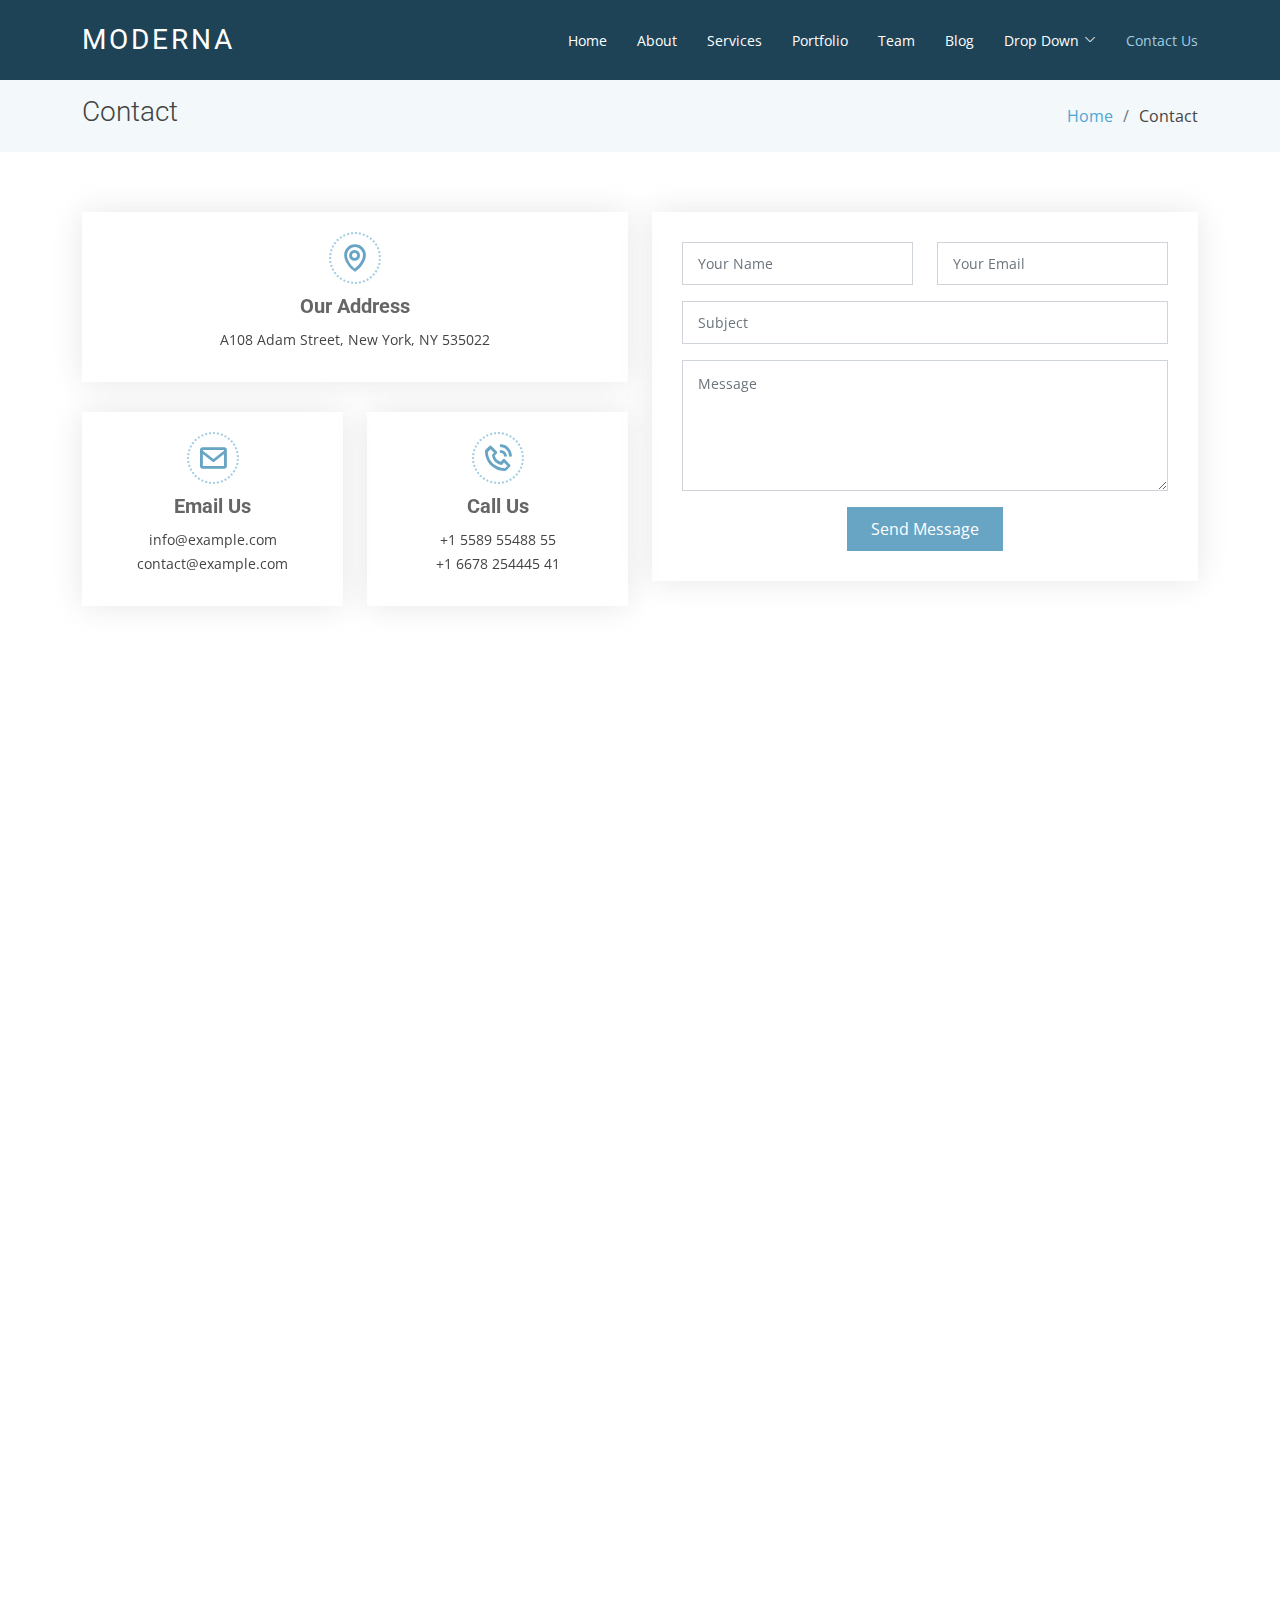
<file: contact.html>
<!DOCTYPE html>
<html lang="en">

<head>
  <meta charset="utf-8">
  <meta content="width=device-width, initial-scale=1.0" name="viewport">

  <title>Contact - Moderna Bootstrap Template</title>
  <meta content="" name="description">
  <meta content="" name="keywords">

  <!-- Favicons -->
  <link href="assets/img/favicon.png" rel="icon">
  <link href="assets/img/apple-touch-icon.png" rel="apple-touch-icon">

  <!-- Google Fonts -->
  <link href="https://fonts.googleapis.com/css?family=Open+Sans:300,300i,400,400i,600,600i,700,700i|Roboto:300,300i,400,400i,500,500i,700,700i&display=swap" rel="stylesheet">

  <!-- Vendor CSS Files -->
  <link href="assets/vendor/animate.css/animate.min.css" rel="stylesheet">
  <link href="assets/vendor/aos/aos.css" rel="stylesheet">
  <link href="assets/vendor/bootstrap/css/bootstrap.min.css" rel="stylesheet">
  <link href="assets/vendor/bootstrap-icons/bootstrap-icons.css" rel="stylesheet">
  <link href="assets/vendor/boxicons/css/boxicons.min.css" rel="stylesheet">
  <link href="assets/vendor/glightbox/css/glightbox.min.css" rel="stylesheet">
  <link href="assets/vendor/swiper/swiper-bundle.min.css" rel="stylesheet">

  <!-- Template Main CSS File -->
  <link href="assets/css/style.css" rel="stylesheet">

  <!-- =======================================================
  * Template Name: Moderna - v4.7.0
  * Template URL: https://bootstrapmade.com/free-bootstrap-template-corporate-moderna/
  * Author: BootstrapMade.com
  * License: https://bootstrapmade.com/license/
  ======================================================== -->
</head>

<body>

  <!-- ======= Header ======= -->
  <header id="header" class="fixed-top d-flex align-items-center ">
    <div class="container d-flex justify-content-between align-items-center">

      <div class="logo">
        <h1 class="text-light"><a href="index.html"><span>Moderna</span></a></h1>
        <!-- Uncomment below if you prefer to use an image logo -->
        <!-- <a href="index.html"><img src="assets/img/logo.png" alt="" class="img-fluid"></a>-->
      </div>

      <nav id="navbar" class="navbar">
        <ul>
          <li><a class="" href="index.html">Home</a></li>
          <li><a href="about.html">About</a></li>
          <li><a href="services.html">Services</a></li>
          <li><a href="portfolio.html">Portfolio</a></li>
          <li><a href="team.html">Team</a></li>
          <li><a href="blog.html">Blog</a></li>
          <li class="dropdown"><a href="#"><span>Drop Down</span> <i class="bi bi-chevron-down"></i></a>
            <ul>
              <li><a href="#">Drop Down 1</a></li>
              <li class="dropdown"><a href="#"><span>Deep Drop Down</span> <i class="bi bi-chevron-right"></i></a>
                <ul>
                  <li><a href="#">Deep Drop Down 1</a></li>
                  <li><a href="#">Deep Drop Down 2</a></li>
                  <li><a href="#">Deep Drop Down 3</a></li>
                  <li><a href="#">Deep Drop Down 4</a></li>
                  <li><a href="#">Deep Drop Down 5</a></li>
                </ul>
              </li>
              <li><a href="#">Drop Down 2</a></li>
              <li><a href="#">Drop Down 3</a></li>
              <li><a href="#">Drop Down 4</a></li>
            </ul>
          </li>
          <li><a class="active" href="contact.html">Contact Us</a></li>
        </ul>
        <i class="bi bi-list mobile-nav-toggle"></i>
      </nav><!-- .navbar -->

    </div>
  </header><!-- End Header -->

  <main id="main">

    <!-- ======= Contact Section ======= -->
    <section class="breadcrumbs">
      <div class="container">

        <div class="d-flex justify-content-between align-items-center">
          <h2>Contact</h2>
          <ol>
            <li><a href="index.html">Home</a></li>
            <li>Contact</li>
          </ol>
        </div>

      </div>
    </section><!-- End Contact Section -->

    <!-- ======= Contact Section ======= -->
    <section class="contact" data-aos="fade-up" data-aos-easing="ease-in-out" data-aos-duration="500">
      <div class="container">

        <div class="row">

          <div class="col-lg-6">

            <div class="row">
              <div class="col-md-12">
                <div class="info-box">
                  <i class="bx bx-map"></i>
                  <h3>Our Address</h3>
                  <p>A108 Adam Street, New York, NY 535022</p>
                </div>
              </div>
              <div class="col-md-6">
                <div class="info-box">
                  <i class="bx bx-envelope"></i>
                  <h3>Email Us</h3>
                  <p>info@example.com<br>contact@example.com</p>
                </div>
              </div>
              <div class="col-md-6">
                <div class="info-box">
                  <i class="bx bx-phone-call"></i>
                  <h3>Call Us</h3>
                  <p>+1 5589 55488 55<br>+1 6678 254445 41</p>
                </div>
              </div>
            </div>

          </div>

          <div class="col-lg-6">
            <form action="forms/contact.php" method="post" role="form" class="php-email-form">
              <div class="row">
                <div class="col-md-6 form-group">
                  <input type="text" name="name" class="form-control" id="name" placeholder="Your Name" required>
                </div>
                <div class="col-md-6 form-group mt-3 mt-md-0">
                  <input type="email" class="form-control" name="email" id="email" placeholder="Your Email" required>
                </div>
              </div>
              <div class="form-group mt-3">
                <input type="text" class="form-control" name="subject" id="subject" placeholder="Subject" required>
              </div>
              <div class="form-group mt-3">
                <textarea class="form-control" name="message" rows="5" placeholder="Message" required></textarea>
              </div>
              <div class="my-3">
                <div class="loading">Loading</div>
                <div class="error-message"></div>
                <div class="sent-message">Your message has been sent. Thank you!</div>
              </div>
              <div class="text-center"><button type="submit">Send Message</button></div>
            </form>
          </div>

        </div>

      </div>
    </section><!-- End Contact Section -->

    <!-- ======= Map Section ======= -->
    <section class="map mt-2">
      <div class="container-fluid p-0">
        <iframe src="https://www.google.com/maps/embed?pb=!1m18!1m12!1m3!1d3024.2219901290355!2d-74.00369368400567!3d40.71312937933185!2m3!1f0!2f0!3f0!3m2!1i1024!2i768!4f13.1!3m3!1m2!1s0x89c25a23e28c1191%3A0x49f75d3281df052a!2s150%20Park%20Row%2C%20New%20York%2C%20NY%2010007%2C%20USA!5e0!3m2!1sen!2sbg!4v1579767901424!5m2!1sen!2sbg" frameborder="0" style="border:0;" allowfullscreen=""></iframe>
      </div>
    </section><!-- End Map Section -->

  </main><!-- End #main -->

  <!-- ======= Footer ======= -->
  <footer id="footer" data-aos="fade-up" data-aos-easing="ease-in-out" data-aos-duration="500">

    <div class="footer-newsletter">
      <div class="container">
        <div class="row">
          <div class="col-lg-6">
            <h4>Our Newsletter</h4>
            <p>Tamen quem nulla quae legam multos aute sint culpa legam noster magna</p>
          </div>
          <div class="col-lg-6">
            <form action="" method="post">
              <input type="email" name="email"><input type="submit" value="Subscribe">
            </form>
          </div>
        </div>
      </div>
    </div>

    <div class="footer-top">
      <div class="container">
        <div class="row">

          <div class="col-lg-3 col-md-6 footer-links">
            <h4>Useful Links</h4>
            <ul>
              <li><i class="bx bx-chevron-right"></i> <a href="#">Home</a></li>
              <li><i class="bx bx-chevron-right"></i> <a href="#">About us</a></li>
              <li><i class="bx bx-chevron-right"></i> <a href="#">Services</a></li>
              <li><i class="bx bx-chevron-right"></i> <a href="#">Terms of service</a></li>
              <li><i class="bx bx-chevron-right"></i> <a href="#">Privacy policy</a></li>
            </ul>
          </div>

          <div class="col-lg-3 col-md-6 footer-links">
            <h4>Our Services</h4>
            <ul>
              <li><i class="bx bx-chevron-right"></i> <a href="#">Web Design</a></li>
              <li><i class="bx bx-chevron-right"></i> <a href="#">Web Development</a></li>
              <li><i class="bx bx-chevron-right"></i> <a href="#">Product Management</a></li>
              <li><i class="bx bx-chevron-right"></i> <a href="#">Marketing</a></li>
              <li><i class="bx bx-chevron-right"></i> <a href="#">Graphic Design</a></li>
            </ul>
          </div>

          <div class="col-lg-3 col-md-6 footer-contact">
            <h4>Contact Us</h4>
            <p>
              A108 Adam Street <br>
              New York, NY 535022<br>
              United States <br><br>
              <strong>Phone:</strong> +1 5589 55488 55<br>
              <strong>Email:</strong> info@example.com<br>
            </p>

          </div>

          <div class="col-lg-3 col-md-6 footer-info">
            <h3>About Moderna</h3>
            <p>Cras fermentum odio eu feugiat lide par naso tierra. Justo eget nada terra videa magna derita valies darta donna mare fermentum iaculis eu non diam phasellus.</p>
            <div class="social-links mt-3">
              <a href="#" class="twitter"><i class="bx bxl-twitter"></i></a>
              <a href="#" class="facebook"><i class="bx bxl-facebook"></i></a>
              <a href="#" class="instagram"><i class="bx bxl-instagram"></i></a>
              <a href="#" class="linkedin"><i class="bx bxl-linkedin"></i></a>
            </div>
          </div>

        </div>
      </div>
    </div>

    <div class="container">
      <div class="copyright">
        &copy; Copyright <strong><span>Moderna</span></strong>. All Rights Reserved
      </div>
      <div class="credits">
        <!-- All the links in the footer should remain intact. -->
        <!-- You can delete the links only if you purchased the pro version. -->
        <!-- Licensing information: https://bootstrapmade.com/license/ -->
        <!-- Purchase the pro version with working PHP/AJAX contact form: https://bootstrapmade.com/free-bootstrap-template-corporate-moderna/ -->
        Designed by <a href="https://bootstrapmade.com/">BootstrapMade</a>
      </div>
    </div>
  </footer><!-- End Footer -->

  <a href="#" class="back-to-top d-flex align-items-center justify-content-center"><i class="bi bi-arrow-up-short"></i></a>

  <!-- Vendor JS Files -->
  <script src="assets/vendor/aos/aos.js"></script>
  <script src="assets/vendor/bootstrap/js/bootstrap.bundle.min.js"></script>
  <script src="assets/vendor/glightbox/js/glightbox.min.js"></script>
  <script src="assets/vendor/isotope-layout/isotope.pkgd.min.js"></script>
  <script src="assets/vendor/php-email-form/validate.js"></script>
  <script src="assets/vendor/purecounter/purecounter.js"></script>
  <script src="assets/vendor/swiper/swiper-bundle.min.js"></script>
  <script src="assets/vendor/waypoints/noframework.waypoints.js"></script>

  <!-- Template Main JS File -->
  <script src="assets/js/main.js"></script>

</body>

</html>
</file>
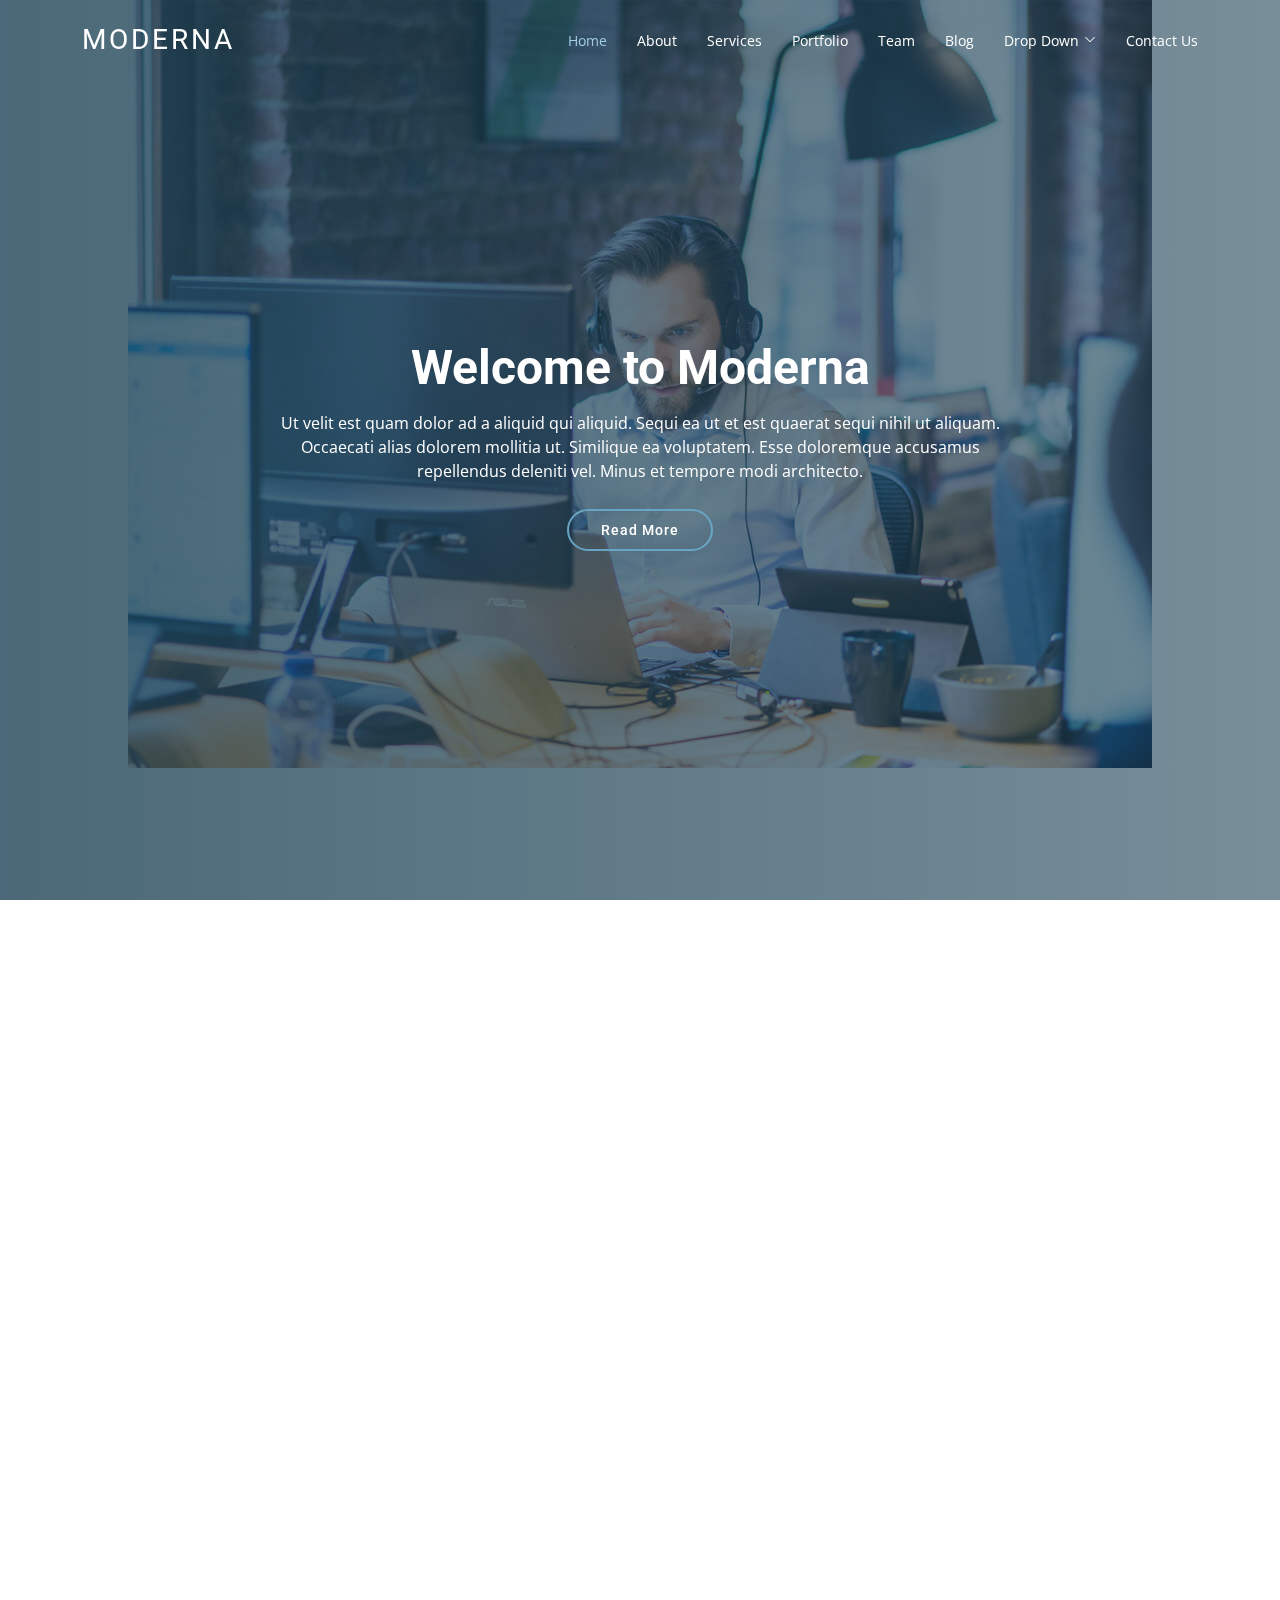
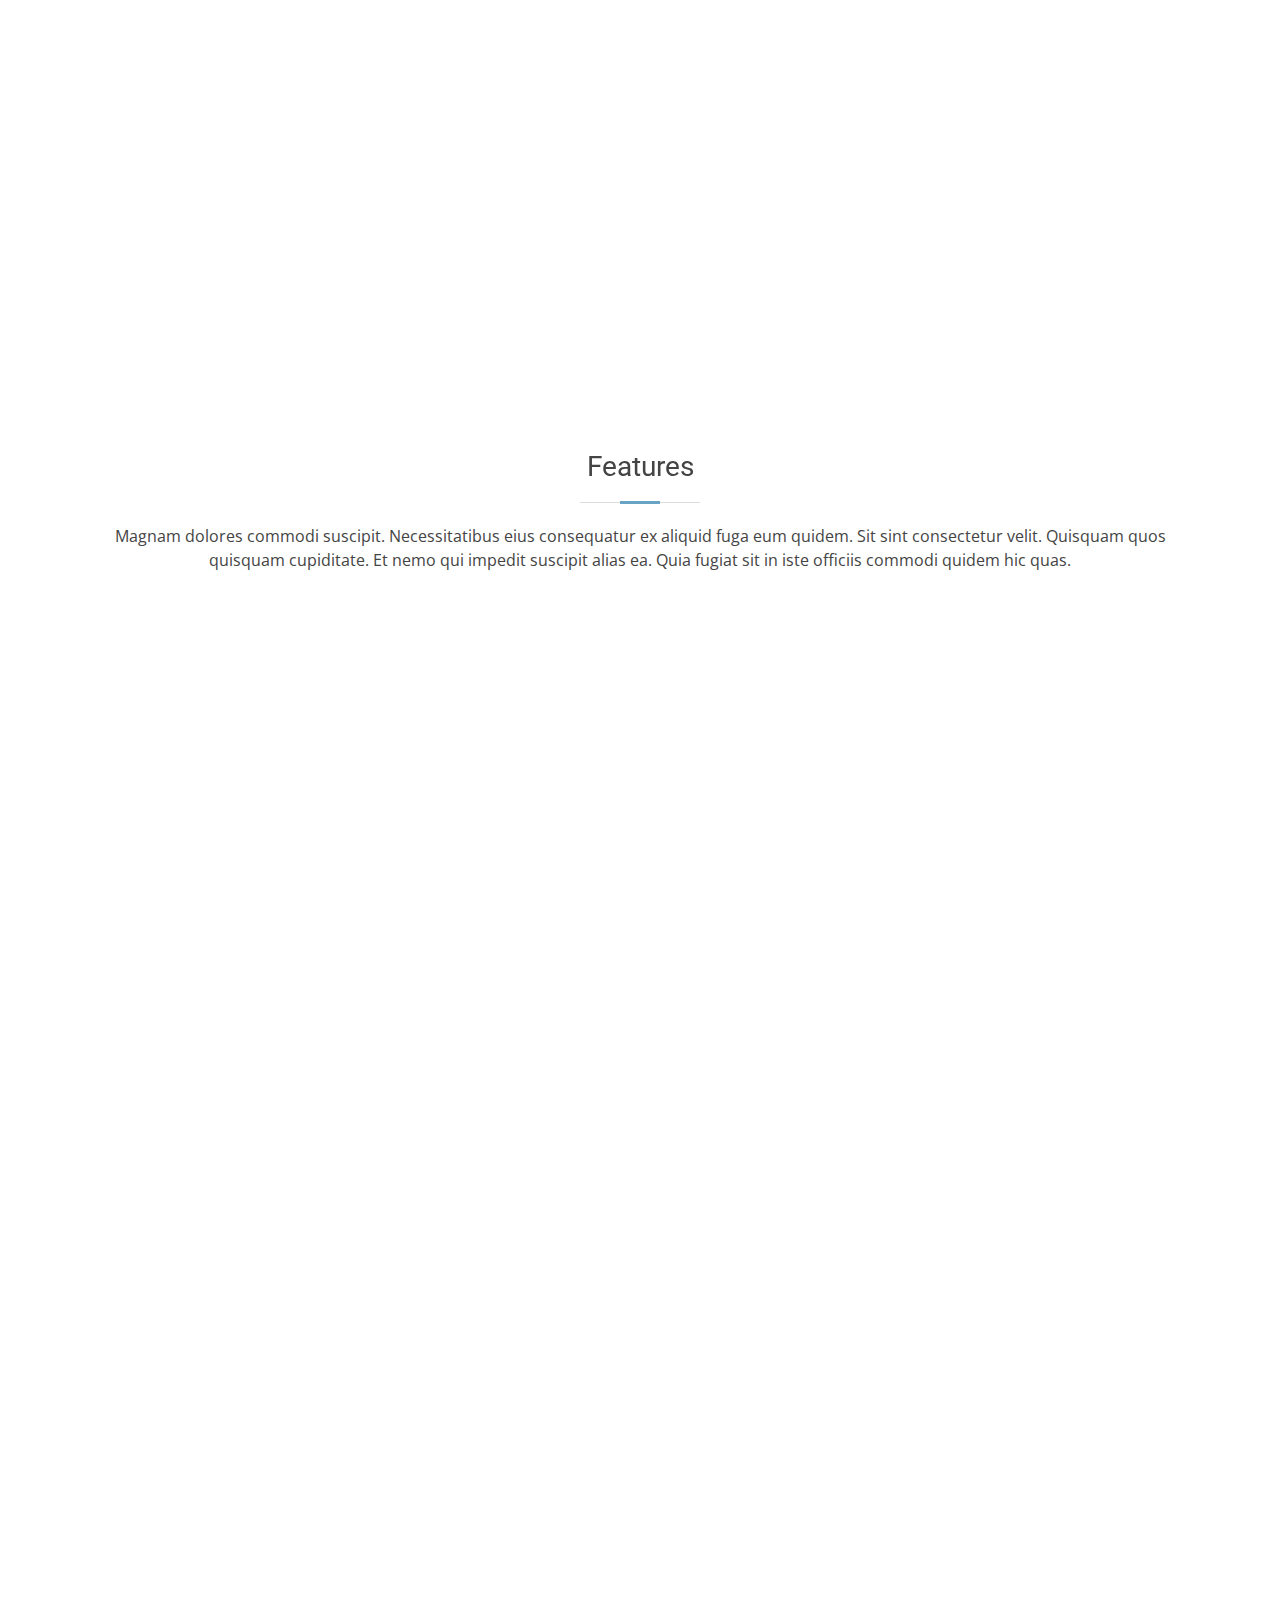
<file: index-2.html>
<!DOCTYPE html>
<html lang="en">

<head>
  <meta charset="utf-8">
  <meta content="width=device-width, initial-scale=1.0" name="viewport">

  <title>Moderna Bootstrap Template - Index 2 without slider</title>
  <meta content="" name="description">
  <meta content="" name="keywords">

  <!-- Favicons -->
  <link href="assets/img/favicon.png" rel="icon">
  <link href="assets/img/apple-touch-icon.png" rel="apple-touch-icon">

  <!-- Google Fonts -->
  <link href="https://fonts.googleapis.com/css?family=Open+Sans:300,300i,400,400i,600,600i,700,700i|Roboto:300,300i,400,400i,500,500i,700,700i&display=swap" rel="stylesheet">

  <!-- Vendor CSS Files -->
  <link href="assets/vendor/animate.css/animate.min.css" rel="stylesheet">
  <link href="assets/vendor/aos/aos.css" rel="stylesheet">
  <link href="assets/vendor/bootstrap/css/bootstrap.min.css" rel="stylesheet">
  <link href="assets/vendor/bootstrap-icons/bootstrap-icons.css" rel="stylesheet">
  <link href="assets/vendor/boxicons/css/boxicons.min.css" rel="stylesheet">
  <link href="assets/vendor/glightbox/css/glightbox.min.css" rel="stylesheet">
  <link href="assets/vendor/swiper/swiper-bundle.min.css" rel="stylesheet">

  <!-- Template Main CSS File -->
  <link href="assets/css/style.css" rel="stylesheet">

  <!-- =======================================================
  * Template Name: Moderna - v4.7.0
  * Template URL: https://bootstrapmade.com/free-bootstrap-template-corporate-moderna/
  * Author: BootstrapMade.com
  * License: https://bootstrapmade.com/license/
  ======================================================== -->
</head>

<body>

  <!-- ======= Header ======= -->
  <header id="header" class="fixed-top d-flex align-items-center header-transparent">
    <div class="container d-flex justify-content-between align-items-center">

      <div class="logo">
        <h1 class="text-light"><a href="index.html"><span>Moderna</span></a></h1>
        <!-- Uncomment below if you prefer to use an image logo -->
        <!-- <a href="index.html"><img src="assets/img/logo.png" alt="" class="img-fluid"></a>-->
      </div>

      <nav id="navbar" class="navbar">
        <ul>
          <li><a class="active " href="index.html">Home</a></li>
          <li><a href="about.html">About</a></li>
          <li><a href="services.html">Services</a></li>
          <li><a href="portfolio.html">Portfolio</a></li>
          <li><a href="team.html">Team</a></li>
          <li><a href="blog.html">Blog</a></li>
          <li class="dropdown"><a href="#"><span>Drop Down</span> <i class="bi bi-chevron-down"></i></a>
            <ul>
              <li><a href="#">Drop Down 1</a></li>
              <li class="dropdown"><a href="#"><span>Deep Drop Down</span> <i class="bi bi-chevron-right"></i></a>
                <ul>
                  <li><a href="#">Deep Drop Down 1</a></li>
                  <li><a href="#">Deep Drop Down 2</a></li>
                  <li><a href="#">Deep Drop Down 3</a></li>
                  <li><a href="#">Deep Drop Down 4</a></li>
                  <li><a href="#">Deep Drop Down 5</a></li>
                </ul>
              </li>
              <li><a href="#">Drop Down 2</a></li>
              <li><a href="#">Drop Down 3</a></li>
              <li><a href="#">Drop Down 4</a></li>
            </ul>
          </li>
          <li><a href="contact.html">Contact Us</a></li>
        </ul>
        <i class="bi bi-list mobile-nav-toggle"></i>
      </nav><!-- .navbar -->

    </div>
  </header><!-- End Header -->

  <!-- ======= Hero No Slider Section ======= -->
  <section id="hero-no-slider" class="d-flex justify-cntent-center align-items-center">
    <div class="container position-relative" data-aos="fade-up" data-aos-delay="100">
      <div class="row justify-content-center">
        <div class="col-xl-8">
          <h2>Welcome to Moderna</h2>
          <p>Ut velit est quam dolor ad a aliquid qui aliquid. Sequi ea ut et est quaerat sequi nihil ut aliquam. Occaecati alias dolorem mollitia ut. Similique ea voluptatem. Esse doloremque accusamus repellendus deleniti vel. Minus et tempore modi architecto.</p>
          <a href="" class="btn-get-started ">Read More</a>
        </div>
      </div>
    </div>
  </section><!-- End Hero No Slider Sectio -->

  <main id="main">

    <!-- ======= Services Section ======= -->
    <section class="services">
      <div class="container">

        <div class="row">
          <div class="col-md-6 col-lg-3 d-flex align-items-stretch" data-aos="fade-up">
            <div class="icon-box icon-box-pink">
              <div class="icon"><i class="bx bxl-dribbble"></i></div>
              <h4 class="title"><a href="">Lorem Ipsum</a></h4>
              <p class="description">Voluptatum deleniti atque corrupti quos dolores et quas molestias excepturi sint occaecati cupiditate non provident</p>
            </div>
          </div>

          <div class="col-md-6 col-lg-3 d-flex align-items-stretch" data-aos="fade-up" data-aos-delay="100">
            <div class="icon-box icon-box-cyan">
              <div class="icon"><i class="bx bx-file"></i></div>
              <h4 class="title"><a href="">Sed ut perspiciatis</a></h4>
              <p class="description">Duis aute irure dolor in reprehenderit in voluptate velit esse cillum dolore eu fugiat nulla pariatur</p>
            </div>
          </div>

          <div class="col-md-6 col-lg-3 d-flex align-items-stretch" data-aos="fade-up" data-aos-delay="200">
            <div class="icon-box icon-box-green">
              <div class="icon"><i class="bx bx-tachometer"></i></div>
              <h4 class="title"><a href="">Magni Dolores</a></h4>
              <p class="description">Excepteur sint occaecat cupidatat non proident, sunt in culpa qui officia deserunt mollit anim id est laborum</p>
            </div>
          </div>

          <div class="col-md-6 col-lg-3 d-flex align-items-stretch" data-aos="fade-up" data-aos-delay="200">
            <div class="icon-box icon-box-blue">
              <div class="icon"><i class="bx bx-world"></i></div>
              <h4 class="title"><a href="">Nemo Enim</a></h4>
              <p class="description">At vero eos et accusamus et iusto odio dignissimos ducimus qui blanditiis praesentium voluptatum deleniti atque</p>
            </div>
          </div>

        </div>

      </div>
    </section><!-- End Services Section -->

    <!-- ======= Why Us Section ======= -->
    <section class="why-us section-bg" data-aos="fade-up" date-aos-delay="200">
      <div class="container">

        <div class="row">
          <div class="col-lg-6 video-box">
            <img src="assets/img/why-us.jpg" class="img-fluid" alt="">
            <a href="https://www.youtube.com/watch?v=jDDaplaOz7Q" class="venobox play-btn mb-4" data-vbtype="video" data-autoplay="true"></a>
          </div>

          <div class="col-lg-6 d-flex flex-column justify-content-center p-5">

            <div class="icon-box">
              <div class="icon"><i class="bx bx-fingerprint"></i></div>
              <h4 class="title"><a href="">Lorem Ipsum</a></h4>
              <p class="description">Voluptatum deleniti atque corrupti quos dolores et quas molestias excepturi sint occaecati cupiditate non provident</p>
            </div>

            <div class="icon-box">
              <div class="icon"><i class="bx bx-gift"></i></div>
              <h4 class="title"><a href="">Nemo Enim</a></h4>
              <p class="description">At vero eos et accusamus et iusto odio dignissimos ducimus qui blanditiis praesentium voluptatum deleniti atque</p>
            </div>

          </div>
        </div>

      </div>
    </section><!-- End Why Us Section -->

    <!-- ======= Features Section ======= -->
    <section class="features">
      <div class="container">

        <div class="section-title">
          <h2>Features</h2>
          <p>Magnam dolores commodi suscipit. Necessitatibus eius consequatur ex aliquid fuga eum quidem. Sit sint consectetur velit. Quisquam quos quisquam cupiditate. Et nemo qui impedit suscipit alias ea. Quia fugiat sit in iste officiis commodi quidem hic quas.</p>
        </div>

        <div class="row" data-aos="fade-up">
          <div class="col-md-5">
            <img src="assets/img/features-1.svg" class="img-fluid" alt="">
          </div>
          <div class="col-md-7 pt-4">
            <h3>Voluptatem dignissimos provident quasi corporis voluptates sit assumenda.</h3>
            <p class="fst-italic">
              Lorem ipsum dolor sit amet, consectetur adipiscing elit, sed do eiusmod tempor incididunt ut labore et dolore
              magna aliqua.
            </p>
            <ul>
              <li><i class="bi bi-check"></i> Ullamco laboris nisi ut aliquip ex ea commodo consequat.</li>
              <li><i class="bi bi-check"></i> Duis aute irure dolor in reprehenderit in voluptate velit.</li>
            </ul>
          </div>
        </div>

        <div class="row" data-aos="fade-up">
          <div class="col-md-5 order-1 order-md-2">
            <img src="assets/img/features-2.svg" class="img-fluid" alt="">
          </div>
          <div class="col-md-7 pt-5 order-2 order-md-1">
            <h3>Corporis temporibus maiores provident</h3>
            <p class="fst-italic">
              Lorem ipsum dolor sit amet, consectetur adipiscing elit, sed do eiusmod tempor incididunt ut labore et dolore
              magna aliqua.
            </p>
            <p>
              Ullamco laboris nisi ut aliquip ex ea commodo consequat. Duis aute irure dolor in reprehenderit in voluptate
              velit esse cillum dolore eu fugiat nulla pariatur. Excepteur sint occaecat cupidatat non proident, sunt in
              culpa qui officia deserunt mollit anim id est laborum
            </p>
          </div>
        </div>

        <div class="row" data-aos="fade-up">
          <div class="col-md-5">
            <img src="assets/img/features-3.svg" class="img-fluid" alt="">
          </div>
          <div class="col-md-7 pt-5">
            <h3>Sunt consequatur ad ut est nulla consectetur reiciendis animi voluptas</h3>
            <p>Cupiditate placeat cupiditate placeat est ipsam culpa. Delectus quia minima quod. Sunt saepe odit aut quia voluptatem hic voluptas dolor doloremque.</p>
            <ul>
              <li><i class="bi bi-check"></i> Ullamco laboris nisi ut aliquip ex ea commodo consequat.</li>
              <li><i class="bi bi-check"></i> Duis aute irure dolor in reprehenderit in voluptate velit.</li>
              <li><i class="bi bi-check"></i> Facilis ut et voluptatem aperiam. Autem soluta ad fugiat.</li>
            </ul>
          </div>
        </div>

        <div class="row" data-aos="fade-up">
          <div class="col-md-5 order-1 order-md-2">
            <img src="assets/img/features-4.svg" class="img-fluid" alt="">
          </div>
          <div class="col-md-7 pt-5 order-2 order-md-1">
            <h3>Quas et necessitatibus eaque impedit ipsum animi consequatur incidunt in</h3>
            <p class="fst-italic">
              Lorem ipsum dolor sit amet, consectetur adipiscing elit, sed do eiusmod tempor incididunt ut labore et dolore
              magna aliqua.
            </p>
            <p>
              Ullamco laboris nisi ut aliquip ex ea commodo consequat. Duis aute irure dolor in reprehenderit in voluptate
              velit esse cillum dolore eu fugiat nulla pariatur. Excepteur sint occaecat cupidatat non proident, sunt in
              culpa qui officia deserunt mollit anim id est laborum
            </p>
          </div>
        </div>

      </div>
    </section><!-- End Features Section -->

  </main><!-- End #main -->

  <!-- ======= Footer ======= -->
  <footer id="footer" data-aos="fade-up" data-aos-easing="ease-in-out" data-aos-duration="500">

    <div class="footer-newsletter">
      <div class="container">
        <div class="row">
          <div class="col-lg-6">
            <h4>Our Newsletter</h4>
            <p>Tamen quem nulla quae legam multos aute sint culpa legam noster magna</p>
          </div>
          <div class="col-lg-6">
            <form action="" method="post">
              <input type="email" name="email"><input type="submit" value="Subscribe">
            </form>
          </div>
        </div>
      </div>
    </div>

    <div class="footer-top">
      <div class="container">
        <div class="row">

          <div class="col-lg-3 col-md-6 footer-links">
            <h4>Useful Links</h4>
            <ul>
              <li><i class="bx bx-chevron-right"></i> <a href="#">Home</a></li>
              <li><i class="bx bx-chevron-right"></i> <a href="#">About us</a></li>
              <li><i class="bx bx-chevron-right"></i> <a href="#">Services</a></li>
              <li><i class="bx bx-chevron-right"></i> <a href="#">Terms of service</a></li>
              <li><i class="bx bx-chevron-right"></i> <a href="#">Privacy policy</a></li>
            </ul>
          </div>

          <div class="col-lg-3 col-md-6 footer-links">
            <h4>Our Services</h4>
            <ul>
              <li><i class="bx bx-chevron-right"></i> <a href="#">Web Design</a></li>
              <li><i class="bx bx-chevron-right"></i> <a href="#">Web Development</a></li>
              <li><i class="bx bx-chevron-right"></i> <a href="#">Product Management</a></li>
              <li><i class="bx bx-chevron-right"></i> <a href="#">Marketing</a></li>
              <li><i class="bx bx-chevron-right"></i> <a href="#">Graphic Design</a></li>
            </ul>
          </div>

          <div class="col-lg-3 col-md-6 footer-contact">
            <h4>Contact Us</h4>
            <p>
              A108 Adam Street <br>
              New York, NY 535022<br>
              United States <br><br>
              <strong>Phone:</strong> +1 5589 55488 55<br>
              <strong>Email:</strong> info@example.com<br>
            </p>

          </div>

          <div class="col-lg-3 col-md-6 footer-info">
            <h3>About Moderna</h3>
            <p>Cras fermentum odio eu feugiat lide par naso tierra. Justo eget nada terra videa magna derita valies darta donna mare fermentum iaculis eu non diam phasellus.</p>
            <div class="social-links mt-3">
              <a href="#" class="twitter"><i class="bx bxl-twitter"></i></a>
              <a href="#" class="facebook"><i class="bx bxl-facebook"></i></a>
              <a href="#" class="instagram"><i class="bx bxl-instagram"></i></a>
              <a href="#" class="linkedin"><i class="bx bxl-linkedin"></i></a>
            </div>
          </div>

        </div>
      </div>
    </div>

    <div class="container">
      <div class="copyright">
        &copy; Copyright <strong><span>Moderna</span></strong>. All Rights Reserved
      </div>
      <div class="credits">
        <!-- All the links in the footer should remain intact. -->
        <!-- You can delete the links only if you purchased the pro version. -->
        <!-- Licensing information: https://bootstrapmade.com/license/ -->
        <!-- Purchase the pro version with working PHP/AJAX contact form: https://bootstrapmade.com/free-bootstrap-template-corporate-moderna/ -->
        Designed by <a href="https://bootstrapmade.com/">BootstrapMade</a>
      </div>
    </div>
  </footer><!-- End Footer -->

  <a href="#" class="back-to-top d-flex align-items-center justify-content-center"><i class="bi bi-arrow-up-short"></i></a>

  <!-- Vendor JS Files -->
  <script src="assets/vendor/aos/aos.js"></script>
  <script src="assets/vendor/bootstrap/js/bootstrap.bundle.min.js"></script>
  <script src="assets/vendor/glightbox/js/glightbox.min.js"></script>
  <script src="assets/vendor/isotope-layout/isotope.pkgd.min.js"></script>
  <script src="assets/vendor/php-email-form/validate.js"></script>
  <script src="assets/vendor/purecounter/purecounter.js"></script>
  <script src="assets/vendor/swiper/swiper-bundle.min.js"></script>
  <script src="assets/vendor/waypoints/noframework.waypoints.js"></script>

  <!-- Template Main JS File -->
  <script src="assets/js/main.js"></script>

</body>

</html>
</file>
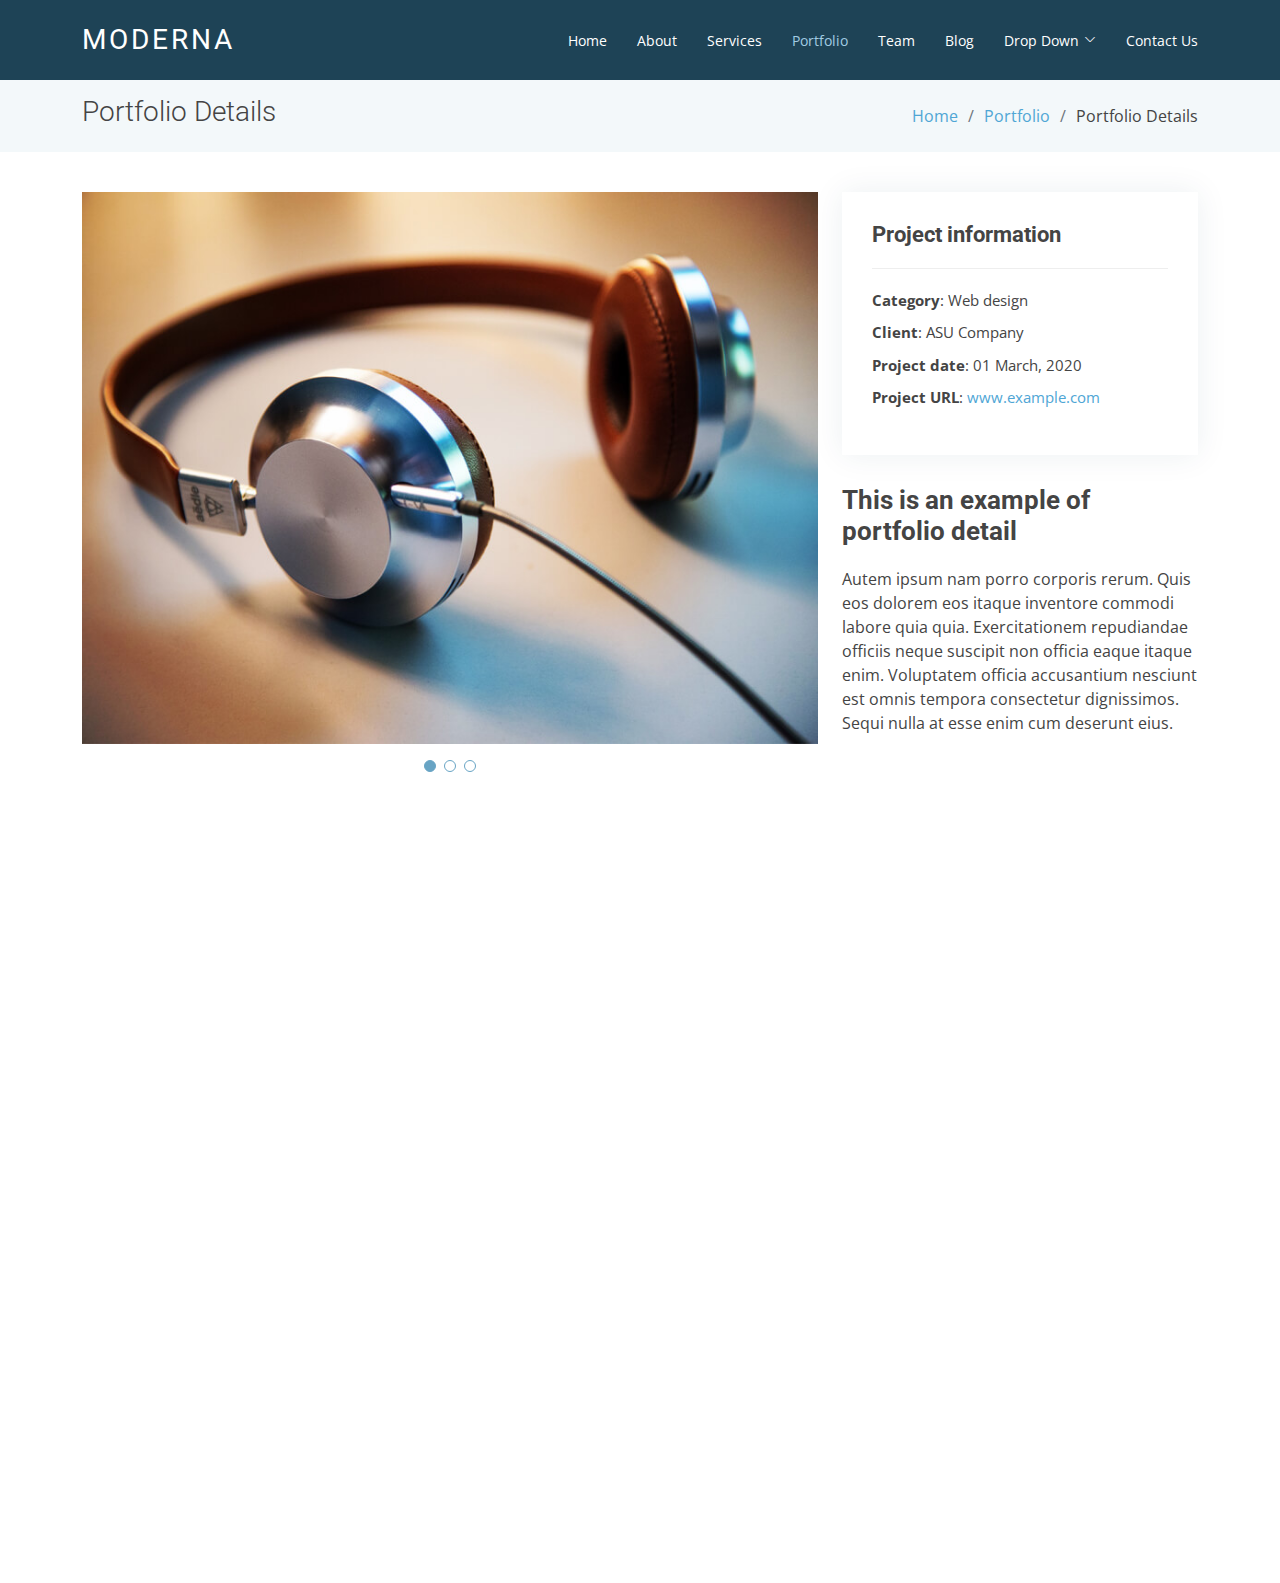
<file: portfolio-details.html>
<!DOCTYPE html>
<html lang="en">

<head>
  <meta charset="utf-8">
  <meta content="width=device-width, initial-scale=1.0" name="viewport">

  <title>Portfolio Details - Moderna Bootstrap Template</title>
  <meta content="" name="description">
  <meta content="" name="keywords">

  <!-- Favicons -->
  <link href="assets/img/favicon.png" rel="icon">
  <link href="assets/img/apple-touch-icon.png" rel="apple-touch-icon">

  <!-- Google Fonts -->
  <link href="https://fonts.googleapis.com/css?family=Open+Sans:300,300i,400,400i,600,600i,700,700i|Roboto:300,300i,400,400i,500,500i,700,700i&display=swap" rel="stylesheet">

  <!-- Vendor CSS Files -->
  <link href="assets/vendor/animate.css/animate.min.css" rel="stylesheet">
  <link href="assets/vendor/aos/aos.css" rel="stylesheet">
  <link href="assets/vendor/bootstrap/css/bootstrap.min.css" rel="stylesheet">
  <link href="assets/vendor/bootstrap-icons/bootstrap-icons.css" rel="stylesheet">
  <link href="assets/vendor/boxicons/css/boxicons.min.css" rel="stylesheet">
  <link href="assets/vendor/glightbox/css/glightbox.min.css" rel="stylesheet">
  <link href="assets/vendor/swiper/swiper-bundle.min.css" rel="stylesheet">

  <!-- Template Main CSS File -->
  <link href="assets/css/style.css" rel="stylesheet">

  <!-- =======================================================
  * Template Name: Moderna - v4.7.0
  * Template URL: https://bootstrapmade.com/free-bootstrap-template-corporate-moderna/
  * Author: BootstrapMade.com
  * License: https://bootstrapmade.com/license/
  ======================================================== -->
</head>

<body>

  <!-- ======= Header ======= -->
  <header id="header" class="fixed-top d-flex align-items-center ">
    <div class="container d-flex justify-content-between align-items-center">

      <div class="logo">
        <h1 class="text-light"><a href="index.html"><span>Moderna</span></a></h1>
        <!-- Uncomment below if you prefer to use an image logo -->
        <!-- <a href="index.html"><img src="assets/img/logo.png" alt="" class="img-fluid"></a>-->
      </div>

      <nav id="navbar" class="navbar">
        <ul>
          <li><a class="" href="index.html">Home</a></li>
          <li><a href="about.html">About</a></li>
          <li><a href="services.html">Services</a></li>
          <li><a class="active" href="portfolio.html">Portfolio</a></li>
          <li><a href="team.html">Team</a></li>
          <li><a href="blog.html">Blog</a></li>
          <li class="dropdown"><a href="#"><span>Drop Down</span> <i class="bi bi-chevron-down"></i></a>
            <ul>
              <li><a href="#">Drop Down 1</a></li>
              <li class="dropdown"><a href="#"><span>Deep Drop Down</span> <i class="bi bi-chevron-right"></i></a>
                <ul>
                  <li><a href="#">Deep Drop Down 1</a></li>
                  <li><a href="#">Deep Drop Down 2</a></li>
                  <li><a href="#">Deep Drop Down 3</a></li>
                  <li><a href="#">Deep Drop Down 4</a></li>
                  <li><a href="#">Deep Drop Down 5</a></li>
                </ul>
              </li>
              <li><a href="#">Drop Down 2</a></li>
              <li><a href="#">Drop Down 3</a></li>
              <li><a href="#">Drop Down 4</a></li>
            </ul>
          </li>
          <li><a href="contact.html">Contact Us</a></li>
        </ul>
        <i class="bi bi-list mobile-nav-toggle"></i>
      </nav><!-- .navbar -->

    </div>
  </header><!-- End Header -->

  <main id="main">

    <!-- ======= Our Portfolio Section ======= -->
    <section class="breadcrumbs">
      <div class="container">

        <div class="d-flex justify-content-between align-items-center">
          <h2>Portfolio Details</h2>
          <ol>
            <li><a href="index.html">Home</a></li>
            <li><a href="portfolio.html">Portfolio</a></li>
            <li>Portfolio Details</li>
          </ol>
        </div>

      </div>
    </section><!-- End Our Portfolio Section -->

    <!-- ======= Portfolio Details Section ======= -->
    <section id="portfolio-details" class="portfolio-details">
      <div class="container">

        <div class="row gy-4">

          <div class="col-lg-8">
            <div class="portfolio-details-slider swiper">
              <div class="swiper-wrapper align-items-center">

                <div class="swiper-slide">
                  <img src="assets/img/portfolio/portfolio-1.jpg" alt="">
                </div>

                <div class="swiper-slide">
                  <img src="assets/img/portfolio/portfolio-2.jpg" alt="">
                </div>

                <div class="swiper-slide">
                  <img src="assets/img/portfolio/portfolio-3.jpg" alt="">
                </div>

              </div>
              <div class="swiper-pagination"></div>
            </div>
          </div>

          <div class="col-lg-4">
            <div class="portfolio-info">
              <h3>Project information</h3>
              <ul>
                <li><strong>Category</strong>: Web design</li>
                <li><strong>Client</strong>: ASU Company</li>
                <li><strong>Project date</strong>: 01 March, 2020</li>
                <li><strong>Project URL</strong>: <a href="#">www.example.com</a></li>
              </ul>
            </div>
            <div class="portfolio-description">
              <h2>This is an example of portfolio detail</h2>
              <p>
                Autem ipsum nam porro corporis rerum. Quis eos dolorem eos itaque inventore commodi labore quia quia. Exercitationem repudiandae officiis neque suscipit non officia eaque itaque enim. Voluptatem officia accusantium nesciunt est omnis tempora consectetur dignissimos. Sequi nulla at esse enim cum deserunt eius.
              </p>
            </div>
          </div>

        </div>

      </div>
    </section><!-- End Portfolio Details Section -->

  </main><!-- End #main -->

  <!-- ======= Footer ======= -->
  <footer id="footer" data-aos="fade-up" data-aos-easing="ease-in-out" data-aos-duration="500">

    <div class="footer-newsletter">
      <div class="container">
        <div class="row">
          <div class="col-lg-6">
            <h4>Our Newsletter</h4>
            <p>Tamen quem nulla quae legam multos aute sint culpa legam noster magna</p>
          </div>
          <div class="col-lg-6">
            <form action="" method="post">
              <input type="email" name="email"><input type="submit" value="Subscribe">
            </form>
          </div>
        </div>
      </div>
    </div>

    <div class="footer-top">
      <div class="container">
        <div class="row">

          <div class="col-lg-3 col-md-6 footer-links">
            <h4>Useful Links</h4>
            <ul>
              <li><i class="bx bx-chevron-right"></i> <a href="#">Home</a></li>
              <li><i class="bx bx-chevron-right"></i> <a href="#">About us</a></li>
              <li><i class="bx bx-chevron-right"></i> <a href="#">Services</a></li>
              <li><i class="bx bx-chevron-right"></i> <a href="#">Terms of service</a></li>
              <li><i class="bx bx-chevron-right"></i> <a href="#">Privacy policy</a></li>
            </ul>
          </div>

          <div class="col-lg-3 col-md-6 footer-links">
            <h4>Our Services</h4>
            <ul>
              <li><i class="bx bx-chevron-right"></i> <a href="#">Web Design</a></li>
              <li><i class="bx bx-chevron-right"></i> <a href="#">Web Development</a></li>
              <li><i class="bx bx-chevron-right"></i> <a href="#">Product Management</a></li>
              <li><i class="bx bx-chevron-right"></i> <a href="#">Marketing</a></li>
              <li><i class="bx bx-chevron-right"></i> <a href="#">Graphic Design</a></li>
            </ul>
          </div>

          <div class="col-lg-3 col-md-6 footer-contact">
            <h4>Contact Us</h4>
            <p>
              A108 Adam Street <br>
              New York, NY 535022<br>
              United States <br><br>
              <strong>Phone:</strong> +1 5589 55488 55<br>
              <strong>Email:</strong> info@example.com<br>
            </p>

          </div>

          <div class="col-lg-3 col-md-6 footer-info">
            <h3>About Moderna</h3>
            <p>Cras fermentum odio eu feugiat lide par naso tierra. Justo eget nada terra videa magna derita valies darta donna mare fermentum iaculis eu non diam phasellus.</p>
            <div class="social-links mt-3">
              <a href="#" class="twitter"><i class="bx bxl-twitter"></i></a>
              <a href="#" class="facebook"><i class="bx bxl-facebook"></i></a>
              <a href="#" class="instagram"><i class="bx bxl-instagram"></i></a>
              <a href="#" class="linkedin"><i class="bx bxl-linkedin"></i></a>
            </div>
          </div>

        </div>
      </div>
    </div>

    <div class="container">
      <div class="copyright">
        &copy; Copyright <strong><span>Moderna</span></strong>. All Rights Reserved
      </div>
      <div class="credits">
        <!-- All the links in the footer should remain intact. -->
        <!-- You can delete the links only if you purchased the pro version. -->
        <!-- Licensing information: https://bootstrapmade.com/license/ -->
        <!-- Purchase the pro version with working PHP/AJAX contact form: https://bootstrapmade.com/free-bootstrap-template-corporate-moderna/ -->
        Designed by <a href="https://bootstrapmade.com/">BootstrapMade</a>
      </div>
    </div>
  </footer><!-- End Footer -->

  <a href="#" class="back-to-top d-flex align-items-center justify-content-center"><i class="bi bi-arrow-up-short"></i></a>

  <!-- Vendor JS Files -->
  <script src="assets/vendor/aos/aos.js"></script>
  <script src="assets/vendor/bootstrap/js/bootstrap.bundle.min.js"></script>
  <script src="assets/vendor/glightbox/js/glightbox.min.js"></script>
  <script src="assets/vendor/isotope-layout/isotope.pkgd.min.js"></script>
  <script src="assets/vendor/php-email-form/validate.js"></script>
  <script src="assets/vendor/purecounter/purecounter.js"></script>
  <script src="assets/vendor/swiper/swiper-bundle.min.js"></script>
  <script src="assets/vendor/waypoints/noframework.waypoints.js"></script>

  <!-- Template Main JS File -->
  <script src="assets/js/main.js"></script>

</body>

</html>
</file>
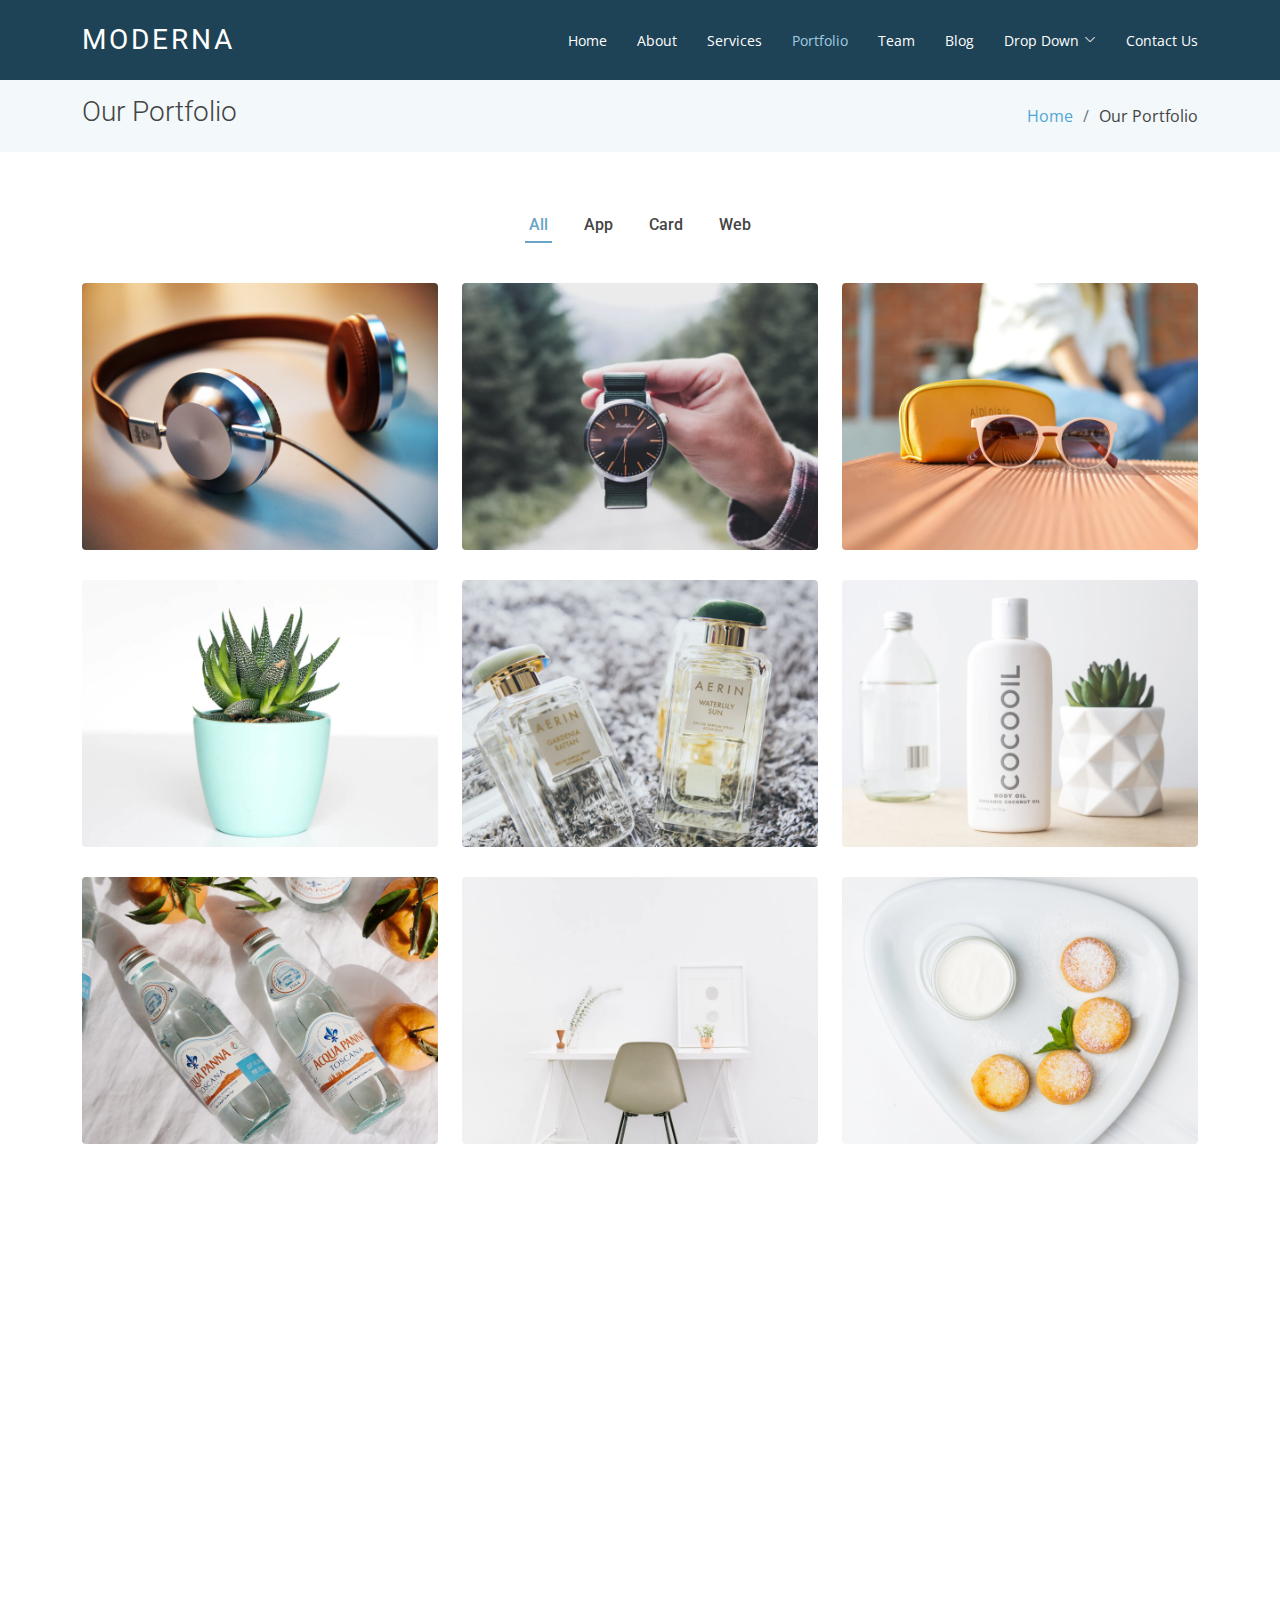
<file: portfolio.html>
<!DOCTYPE html>
<html lang="en">

<head>
  <meta charset="utf-8">
  <meta content="width=device-width, initial-scale=1.0" name="viewport">

  <title>Portfolio - Moderna Bootstrap Template</title>
  <meta content="" name="description">
  <meta content="" name="keywords">

  <!-- Favicons -->
  <link href="assets/img/favicon.png" rel="icon">
  <link href="assets/img/apple-touch-icon.png" rel="apple-touch-icon">

  <!-- Google Fonts -->
  <link href="https://fonts.googleapis.com/css?family=Open+Sans:300,300i,400,400i,600,600i,700,700i|Roboto:300,300i,400,400i,500,500i,700,700i&display=swap" rel="stylesheet">

  <!-- Vendor CSS Files -->
  <link href="assets/vendor/animate.css/animate.min.css" rel="stylesheet">
  <link href="assets/vendor/aos/aos.css" rel="stylesheet">
  <link href="assets/vendor/bootstrap/css/bootstrap.min.css" rel="stylesheet">
  <link href="assets/vendor/bootstrap-icons/bootstrap-icons.css" rel="stylesheet">
  <link href="assets/vendor/boxicons/css/boxicons.min.css" rel="stylesheet">
  <link href="assets/vendor/glightbox/css/glightbox.min.css" rel="stylesheet">
  <link href="assets/vendor/swiper/swiper-bundle.min.css" rel="stylesheet">

  <!-- Template Main CSS File -->
  <link href="assets/css/style.css" rel="stylesheet">

  <!-- =======================================================
  * Template Name: Moderna - v4.7.0
  * Template URL: https://bootstrapmade.com/free-bootstrap-template-corporate-moderna/
  * Author: BootstrapMade.com
  * License: https://bootstrapmade.com/license/
  ======================================================== -->
</head>

<body>

  <!-- ======= Header ======= -->
  <header id="header" class="fixed-top d-flex align-items-center ">
    <div class="container d-flex justify-content-between align-items-center">

      <div class="logo">
        <h1 class="text-light"><a href="index.html"><span>Moderna</span></a></h1>
        <!-- Uncomment below if you prefer to use an image logo -->
        <!-- <a href="index.html"><img src="assets/img/logo.png" alt="" class="img-fluid"></a>-->
      </div>

      <nav id="navbar" class="navbar">
        <ul>
          <li><a class="" href="index.html">Home</a></li>
          <li><a href="about.html">About</a></li>
          <li><a href="services.html">Services</a></li>
          <li><a class="active" href="portfolio.html">Portfolio</a></li>
          <li><a href="team.html">Team</a></li>
          <li><a href="blog.html">Blog</a></li>
          <li class="dropdown"><a href="#"><span>Drop Down</span> <i class="bi bi-chevron-down"></i></a>
            <ul>
              <li><a href="#">Drop Down 1</a></li>
              <li class="dropdown"><a href="#"><span>Deep Drop Down</span> <i class="bi bi-chevron-right"></i></a>
                <ul>
                  <li><a href="#">Deep Drop Down 1</a></li>
                  <li><a href="#">Deep Drop Down 2</a></li>
                  <li><a href="#">Deep Drop Down 3</a></li>
                  <li><a href="#">Deep Drop Down 4</a></li>
                  <li><a href="#">Deep Drop Down 5</a></li>
                </ul>
              </li>
              <li><a href="#">Drop Down 2</a></li>
              <li><a href="#">Drop Down 3</a></li>
              <li><a href="#">Drop Down 4</a></li>
            </ul>
          </li>
          <li><a href="contact.html">Contact Us</a></li>
        </ul>
        <i class="bi bi-list mobile-nav-toggle"></i>
      </nav><!-- .navbar -->

    </div>
  </header><!-- End Header -->

  <main id="main">

    <!-- ======= Our Portfolio Section ======= -->
    <section class="breadcrumbs">
      <div class="container">

        <div class="d-flex justify-content-between align-items-center">
          <h2>Our Portfolio</h2>
          <ol>
            <li><a href="index.html">Home</a></li>
            <li>Our Portfolio</li>
          </ol>
        </div>

      </div>
    </section><!-- End Our Portfolio Section -->

    <!-- ======= Portfolio Section ======= -->
    <section class="portfolio">
      <div class="container">

        <div class="row">
          <div class="col-lg-12">
            <ul id="portfolio-flters">
              <li data-filter="*" class="filter-active">All</li>
              <li data-filter=".filter-app">App</li>
              <li data-filter=".filter-card">Card</li>
              <li data-filter=".filter-web">Web</li>
            </ul>
          </div>
        </div>

        <div class="row portfolio-container" data-aos="fade-up" data-aos-easing="ease-in-out" data-aos-duration="500">

          <div class="col-lg-4 col-md-6 portfolio-wrap filter-app">
            <div class="portfolio-item">
              <img src="assets/img/portfolio/portfolio-1.jpg" class="img-fluid" alt="">
              <div class="portfolio-info">
                <h3>App 1</h3>
                <div>
                  <a href="assets/img/portfolio/portfolio-1.jpg" data-gallery="portfolioGallery" class="portfolio-lightbox" title="App 1"><i class="bx bx-plus"></i></a>
                  <a href="portfolio-details.html" title="Portfolio Details"><i class="bx bx-link"></i></a>
                </div>
              </div>
            </div>
          </div>

          <div class="col-lg-4 col-md-6 portfolio-wrap filter-web">
            <div class="portfolio-item">
              <img src="assets/img/portfolio/portfolio-2.jpg" class="img-fluid" alt="">
              <div class="portfolio-info">
                <h3>Web 3</h3>
                <div>
                  <a href="assets/img/portfolio/portfolio-2.jpg" data-gallery="portfolioGallery" class="portfolio-lightbox" title="Web 3"><i class="bx bx-plus"></i></a>
                  <a href="portfolio-details.html" title="Portfolio Details"><i class="bx bx-link"></i></a>
                </div>
              </div>
            </div>
          </div>

          <div class="col-lg-4 col-md-6 portfolio-wrap filter-app">
            <div class="portfolio-item">
              <img src="assets/img/portfolio/portfolio-3.jpg" class="img-fluid" alt="">
              <div class="portfolio-info">
                <h3>App 2</h3>
                <div>
                  <a href="assets/img/portfolio/portfolio-3.jpg" data-gallery="portfolioGallery" class="portfolio-lightbox" title="App 2"><i class="bx bx-plus"></i></a>
                  <a href="portfolio-details.html" title="Portfolio Details"><i class="bx bx-link"></i></a>
                </div>
              </div>
            </div>
          </div>

          <div class="col-lg-4 col-md-6 portfolio-wrap filter-card">
            <div class="portfolio-item">
              <img src="assets/img/portfolio/portfolio-4.jpg" class="img-fluid" alt="">
              <div class="portfolio-info">
                <h3>Card 2</h3>
                <div>
                  <a href="assets/img/portfolio/portfolio-4.jpg" data-gallery="portfolioGallery" class="portfolio-lightbox" title="Card 2"><i class="bx bx-plus"></i></a>
                  <a href="portfolio-details.html" title="Portfolio Details"><i class="bx bx-link"></i></a>
                </div>
              </div>
            </div>
          </div>

          <div class="col-lg-4 col-md-6 portfolio-wrap filter-web">
            <div class="portfolio-item">
              <img src="assets/img/portfolio/portfolio-5.jpg" class="img-fluid" alt="">
              <div class="portfolio-info">
                <h3>Web 2</h3>
                <div>
                  <a href="assets/img/portfolio/portfolio-5.jpg" data-gallery="portfolioGallery" class="portfolio-lightbox" title="Web 2"><i class="bx bx-plus"></i></a>
                  <a href="portfolio-details.html" title="Portfolio Details"><i class="bx bx-link"></i></a>
                </div>
              </div>
            </div>
          </div>

          <div class="col-lg-4 col-md-6 portfolio-wrap filter-app">
            <div class="portfolio-item">
              <img src="assets/img/portfolio/portfolio-6.jpg" class="img-fluid" alt="">
              <div class="portfolio-info">
                <h3>App 3</h3>
                <div>
                  <a href="assets/img/portfolio/portfolio-6.jpg" data-gallery="portfolioGallery" class="portfolio-lightbox" title="App 3"><i class="bx bx-plus"></i></a>
                  <a href="portfolio-details.html" title="Portfolio Details"><i class="bx bx-link"></i></a>
                </div>
              </div>
            </div>
          </div>

          <div class="col-lg-4 col-md-6 portfolio-wrap filter-card">
            <div class="portfolio-item">
              <img src="assets/img/portfolio/portfolio-7.jpg" class="img-fluid" alt="">
              <div class="portfolio-info">
                <h3>Card 1</h3>
                <div>
                  <a href="assets/img/portfolio/portfolio-7.jpg" data-gallery="portfolioGallery" class="portfolio-lightbox" title="Card 1"><i class="bx bx-plus"></i></a>
                  <a href="portfolio-details.html" title="Portfolio Details"><i class="bx bx-link"></i></a>
                </div>
              </div>
            </div>
          </div>

          <div class="col-lg-4 col-md-6 portfolio-wrap filter-card">
            <div class="portfolio-item">
              <img src="assets/img/portfolio/portfolio-8.jpg" class="img-fluid" alt="">
              <div class="portfolio-info">
                <h3>Card 3</h3>
                <div>
                  <a href="assets/img/portfolio/portfolio-8.jpg" data-gallery="portfolioGallery" class="portfolio-lightbox" title="Card 3"><i class="bx bx-plus"></i></a>
                  <a href="portfolio-details.html" title="Portfolio Details"><i class="bx bx-link"></i></a>
                </div>
              </div>
            </div>
          </div>

          <div class="col-lg-4 col-md-6 portfolio-wrap filter-web">
            <div class="portfolio-item">
              <img src="assets/img/portfolio/portfolio-9.jpg" class="img-fluid" alt="">
              <div class="portfolio-info">
                <h3>Web 1</h3>
                <div>
                  <a href="assets/img/portfolio/portfolio-9.jpg" data-gallery="portfolioGallery" class="portfolio-lightbox" title="Web 1"><i class="bx bx-plus"></i></a>
                  <a href="portfolio-details.html" title="Portfolio Details"><i class="bx bx-link"></i></a>
                </div>
              </div>
            </div>
          </div>

        </div>

      </div>
    </section><!-- End Portfolio Section -->

  </main><!-- End #main -->

  <!-- ======= Footer ======= -->
  <footer id="footer" data-aos="fade-up" data-aos-easing="ease-in-out" data-aos-duration="500">

    <div class="footer-newsletter">
      <div class="container">
        <div class="row">
          <div class="col-lg-6">
            <h4>Our Newsletter</h4>
            <p>Tamen quem nulla quae legam multos aute sint culpa legam noster magna</p>
          </div>
          <div class="col-lg-6">
            <form action="" method="post">
              <input type="email" name="email"><input type="submit" value="Subscribe">
            </form>
          </div>
        </div>
      </div>
    </div>

    <div class="footer-top">
      <div class="container">
        <div class="row">

          <div class="col-lg-3 col-md-6 footer-links">
            <h4>Useful Links</h4>
            <ul>
              <li><i class="bx bx-chevron-right"></i> <a href="#">Home</a></li>
              <li><i class="bx bx-chevron-right"></i> <a href="#">About us</a></li>
              <li><i class="bx bx-chevron-right"></i> <a href="#">Services</a></li>
              <li><i class="bx bx-chevron-right"></i> <a href="#">Terms of service</a></li>
              <li><i class="bx bx-chevron-right"></i> <a href="#">Privacy policy</a></li>
            </ul>
          </div>

          <div class="col-lg-3 col-md-6 footer-links">
            <h4>Our Services</h4>
            <ul>
              <li><i class="bx bx-chevron-right"></i> <a href="#">Web Design</a></li>
              <li><i class="bx bx-chevron-right"></i> <a href="#">Web Development</a></li>
              <li><i class="bx bx-chevron-right"></i> <a href="#">Product Management</a></li>
              <li><i class="bx bx-chevron-right"></i> <a href="#">Marketing</a></li>
              <li><i class="bx bx-chevron-right"></i> <a href="#">Graphic Design</a></li>
            </ul>
          </div>

          <div class="col-lg-3 col-md-6 footer-contact">
            <h4>Contact Us</h4>
            <p>
              A108 Adam Street <br>
              New York, NY 535022<br>
              United States <br><br>
              <strong>Phone:</strong> +1 5589 55488 55<br>
              <strong>Email:</strong> info@example.com<br>
            </p>

          </div>

          <div class="col-lg-3 col-md-6 footer-info">
            <h3>About Moderna</h3>
            <p>Cras fermentum odio eu feugiat lide par naso tierra. Justo eget nada terra videa magna derita valies darta donna mare fermentum iaculis eu non diam phasellus.</p>
            <div class="social-links mt-3">
              <a href="#" class="twitter"><i class="bx bxl-twitter"></i></a>
              <a href="#" class="facebook"><i class="bx bxl-facebook"></i></a>
              <a href="#" class="instagram"><i class="bx bxl-instagram"></i></a>
              <a href="#" class="linkedin"><i class="bx bxl-linkedin"></i></a>
            </div>
          </div>

        </div>
      </div>
    </div>

    <div class="container">
      <div class="copyright">
        &copy; Copyright <strong><span>Moderna</span></strong>. All Rights Reserved
      </div>
      <div class="credits">
        <!-- All the links in the footer should remain intact. -->
        <!-- You can delete the links only if you purchased the pro version. -->
        <!-- Licensing information: https://bootstrapmade.com/license/ -->
        <!-- Purchase the pro version with working PHP/AJAX contact form: https://bootstrapmade.com/free-bootstrap-template-corporate-moderna/ -->
        Designed by <a href="https://bootstrapmade.com/">BootstrapMade</a>
      </div>
    </div>
  </footer><!-- End Footer -->

  <a href="#" class="back-to-top d-flex align-items-center justify-content-center"><i class="bi bi-arrow-up-short"></i></a>

  <!-- Vendor JS Files -->
  <script src="assets/vendor/aos/aos.js"></script>
  <script src="assets/vendor/bootstrap/js/bootstrap.bundle.min.js"></script>
  <script src="assets/vendor/glightbox/js/glightbox.min.js"></script>
  <script src="assets/vendor/isotope-layout/isotope.pkgd.min.js"></script>
  <script src="assets/vendor/php-email-form/validate.js"></script>
  <script src="assets/vendor/purecounter/purecounter.js"></script>
  <script src="assets/vendor/swiper/swiper-bundle.min.js"></script>
  <script src="assets/vendor/waypoints/noframework.waypoints.js"></script>

  <!-- Template Main JS File -->
  <script src="assets/js/main.js"></script>

</body>

</html>
</file>
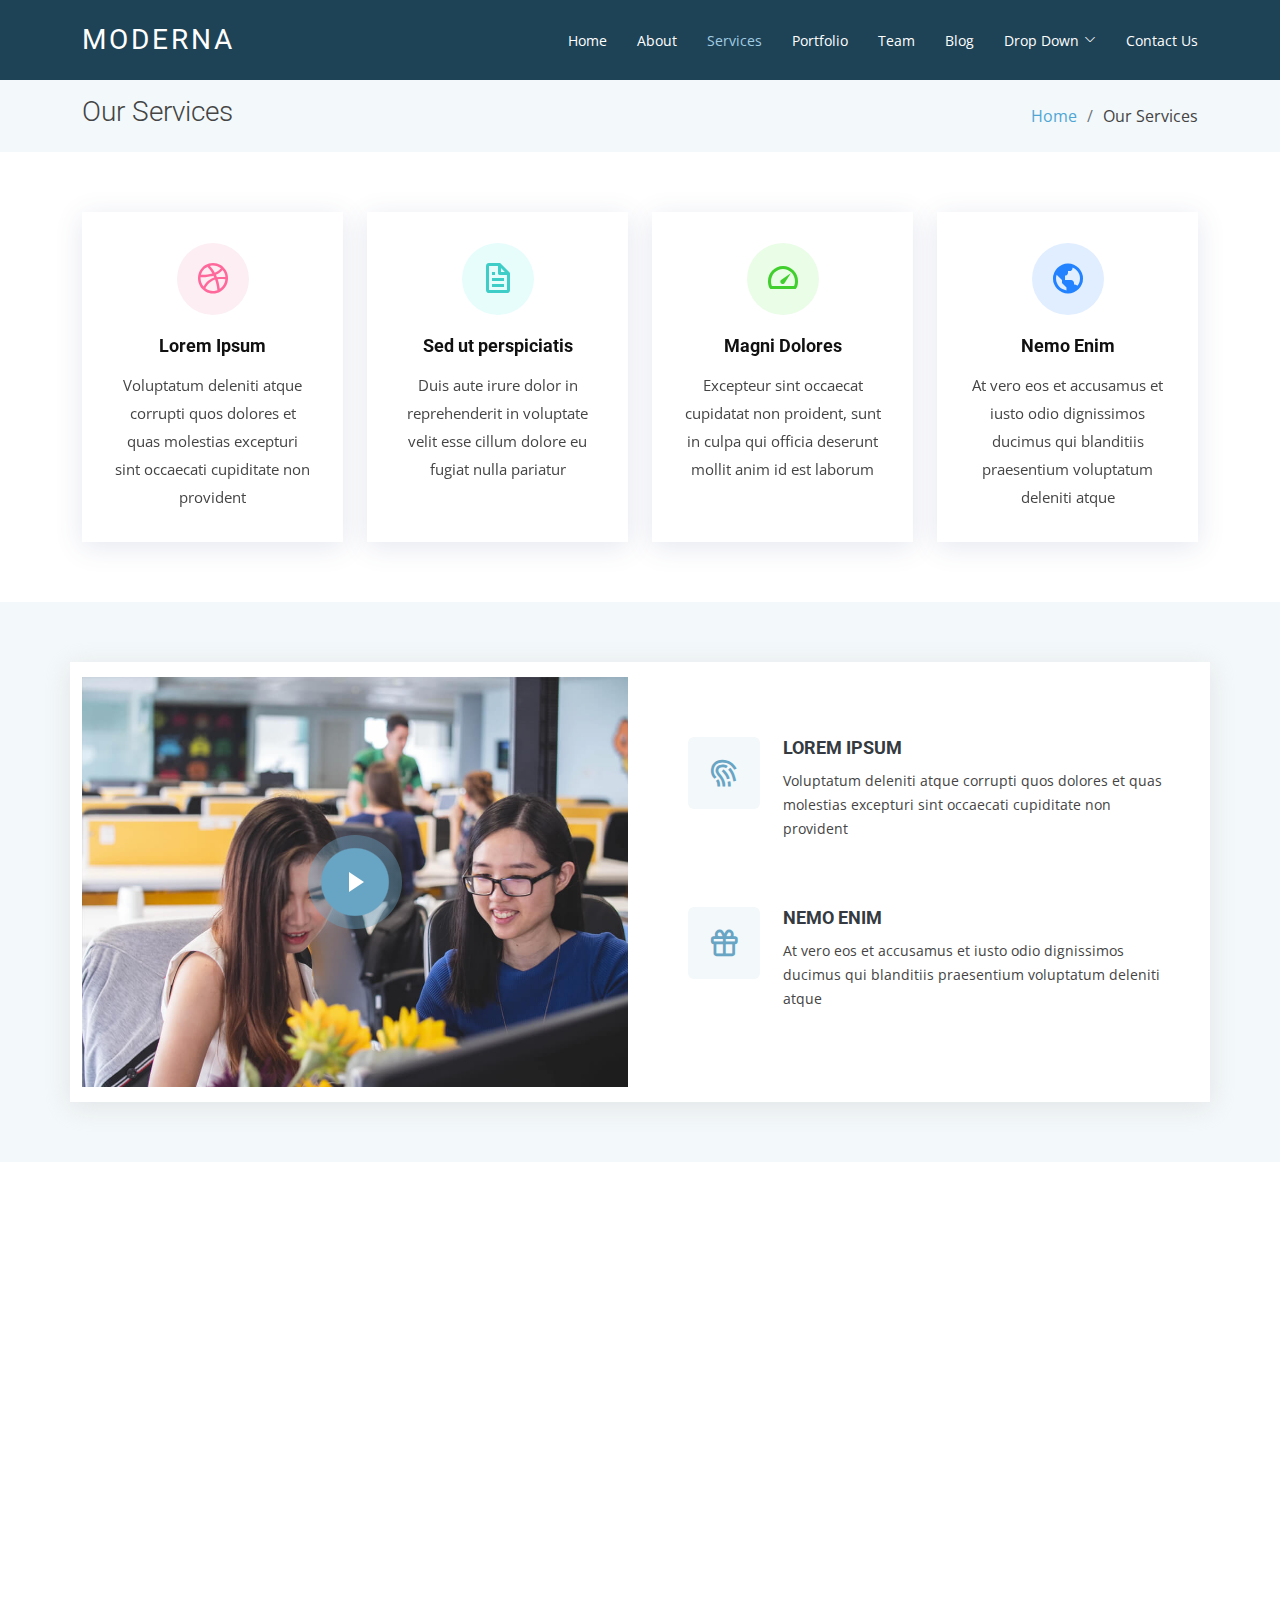
<file: services.html>
<!DOCTYPE html>
<html lang="en">

<head>
  <meta charset="utf-8">
  <meta content="width=device-width, initial-scale=1.0" name="viewport">

  <title>Services - Moderna Bootstrap Template</title>
  <meta content="" name="description">
  <meta content="" name="keywords">

  <!-- Favicons -->
  <link href="assets/img/favicon.png" rel="icon">
  <link href="assets/img/apple-touch-icon.png" rel="apple-touch-icon">

  <!-- Google Fonts -->
  <link href="https://fonts.googleapis.com/css?family=Open+Sans:300,300i,400,400i,600,600i,700,700i|Roboto:300,300i,400,400i,500,500i,700,700i&display=swap" rel="stylesheet">

  <!-- Vendor CSS Files -->
  <link href="assets/vendor/animate.css/animate.min.css" rel="stylesheet">
  <link href="assets/vendor/aos/aos.css" rel="stylesheet">
  <link href="assets/vendor/bootstrap/css/bootstrap.min.css" rel="stylesheet">
  <link href="assets/vendor/bootstrap-icons/bootstrap-icons.css" rel="stylesheet">
  <link href="assets/vendor/boxicons/css/boxicons.min.css" rel="stylesheet">
  <link href="assets/vendor/glightbox/css/glightbox.min.css" rel="stylesheet">
  <link href="assets/vendor/swiper/swiper-bundle.min.css" rel="stylesheet">

  <!-- Template Main CSS File -->
  <link href="assets/css/style.css" rel="stylesheet">

  <!-- =======================================================
  * Template Name: Moderna - v4.7.0
  * Template URL: https://bootstrapmade.com/free-bootstrap-template-corporate-moderna/
  * Author: BootstrapMade.com
  * License: https://bootstrapmade.com/license/
  ======================================================== -->
</head>

<body>

  <!-- ======= Header ======= -->
  <header id="header" class="fixed-top d-flex align-items-center ">
    <div class="container d-flex justify-content-between align-items-center">

      <div class="logo">
        <h1 class="text-light"><a href="index.html"><span>Moderna</span></a></h1>
        <!-- Uncomment below if you prefer to use an image logo -->
        <!-- <a href="index.html"><img src="assets/img/logo.png" alt="" class="img-fluid"></a>-->
      </div>

      <nav id="navbar" class="navbar">
        <ul>
          <li><a class="" href="index.html">Home</a></li>
          <li><a href="about.html">About</a></li>
          <li><a class="active" href="services.html">Services</a></li>
          <li><a href="portfolio.html">Portfolio</a></li>
          <li><a href="team.html">Team</a></li>
          <li><a href="blog.html">Blog</a></li>
          <li class="dropdown"><a href="#"><span>Drop Down</span> <i class="bi bi-chevron-down"></i></a>
            <ul>
              <li><a href="#">Drop Down 1</a></li>
              <li class="dropdown"><a href="#"><span>Deep Drop Down</span> <i class="bi bi-chevron-right"></i></a>
                <ul>
                  <li><a href="#">Deep Drop Down 1</a></li>
                  <li><a href="#">Deep Drop Down 2</a></li>
                  <li><a href="#">Deep Drop Down 3</a></li>
                  <li><a href="#">Deep Drop Down 4</a></li>
                  <li><a href="#">Deep Drop Down 5</a></li>
                </ul>
              </li>
              <li><a href="#">Drop Down 2</a></li>
              <li><a href="#">Drop Down 3</a></li>
              <li><a href="#">Drop Down 4</a></li>
            </ul>
          </li>
          <li><a href="contact.html">Contact Us</a></li>
        </ul>
        <i class="bi bi-list mobile-nav-toggle"></i>
      </nav><!-- .navbar -->

    </div>
  </header><!-- End Header -->

  <main id="main">

    <!-- ======= Our Services Section ======= -->
    <section class="breadcrumbs">
      <div class="container">

        <div class="d-flex justify-content-between align-items-center">
          <h2>Our Services</h2>
          <ol>
            <li><a href="index.html">Home</a></li>
            <li>Our Services</li>
          </ol>
        </div>

      </div>
    </section><!-- End Our Services Section -->

    <!-- ======= Services Section ======= -->
    <section class="services">
      <div class="container">

        <div class="row">
          <div class="col-md-6 col-lg-3 d-flex align-items-stretch" data-aos="fade-up">
            <div class="icon-box icon-box-pink">
              <div class="icon"><i class="bx bxl-dribbble"></i></div>
              <h4 class="title"><a href="">Lorem Ipsum</a></h4>
              <p class="description">Voluptatum deleniti atque corrupti quos dolores et quas molestias excepturi sint occaecati cupiditate non provident</p>
            </div>
          </div>

          <div class="col-md-6 col-lg-3 d-flex align-items-stretch" data-aos="fade-up" data-aos-delay="100">
            <div class="icon-box icon-box-cyan">
              <div class="icon"><i class="bx bx-file"></i></div>
              <h4 class="title"><a href="">Sed ut perspiciatis</a></h4>
              <p class="description">Duis aute irure dolor in reprehenderit in voluptate velit esse cillum dolore eu fugiat nulla pariatur</p>
            </div>
          </div>

          <div class="col-md-6 col-lg-3 d-flex align-items-stretch" data-aos="fade-up" data-aos-delay="200">
            <div class="icon-box icon-box-green">
              <div class="icon"><i class="bx bx-tachometer"></i></div>
              <h4 class="title"><a href="">Magni Dolores</a></h4>
              <p class="description">Excepteur sint occaecat cupidatat non proident, sunt in culpa qui officia deserunt mollit anim id est laborum</p>
            </div>
          </div>

          <div class="col-md-6 col-lg-3 d-flex align-items-stretch" data-aos="fade-up" data-aos-delay="200">
            <div class="icon-box icon-box-blue">
              <div class="icon"><i class="bx bx-world"></i></div>
              <h4 class="title"><a href="">Nemo Enim</a></h4>
              <p class="description">At vero eos et accusamus et iusto odio dignissimos ducimus qui blanditiis praesentium voluptatum deleniti atque</p>
            </div>
          </div>

        </div>

      </div>
    </section><!-- End Services Section -->

    <!-- ======= Why Us Section ======= -->
    <section class="why-us section-bg" data-aos="fade-up" date-aos-delay="200">
      <div class="container">

        <div class="row">
          <div class="col-lg-6 video-box">
            <img src="assets/img/why-us.jpg" class="img-fluid" alt="">
            <a href="https://www.youtube.com/watch?v=jDDaplaOz7Q" class="venobox play-btn mb-4" data-vbtype="video" data-autoplay="true"></a>
          </div>

          <div class="col-lg-6 d-flex flex-column justify-content-center p-5">

            <div class="icon-box">
              <div class="icon"><i class="bx bx-fingerprint"></i></div>
              <h4 class="title"><a href="">Lorem Ipsum</a></h4>
              <p class="description">Voluptatum deleniti atque corrupti quos dolores et quas molestias excepturi sint occaecati cupiditate non provident</p>
            </div>

            <div class="icon-box">
              <div class="icon"><i class="bx bx-gift"></i></div>
              <h4 class="title"><a href="">Nemo Enim</a></h4>
              <p class="description">At vero eos et accusamus et iusto odio dignissimos ducimus qui blanditiis praesentium voluptatum deleniti atque</p>
            </div>

          </div>
        </div>

      </div>
    </section><!-- End Why Us Section -->

    <!-- ======= Service Details Section ======= -->
    <section class="service-details">
      <div class="container">

        <div class="row">
          <div class="col-md-6 d-flex align-items-stretch" data-aos="fade-up">
            <div class="card">
              <div class="card-img">
                <img src="assets/img/service-details-1.jpg" alt="...">
              </div>
              <div class="card-body">
                <h5 class="card-title"><a href="#">Our Mission</a></h5>
                <p class="card-text">Lorem ipsum dolor sit amet, consectetur elit, sed do eiusmod tempor ut labore et dolore magna aliqua. Ut enim ad minim veniam, quis nostrud exercitation ullamco laboris nisi ut aliquip ex ea commodo consequat</p>
                <div class="read-more"><a href="#"><i class="bi bi-arrow-right"></i> Read More</a></div>
              </div>
            </div>
          </div>
          <div class="col-md-6 d-flex align-items-stretch" data-aos="fade-up">
            <div class="card">
              <div class="card-img">
                <img src="assets/img/service-details-2.jpg" alt="...">
              </div>
              <div class="card-body">
                <h5 class="card-title"><a href="#">Our Plan</a></h5>
                <p class="card-text">Sed ut perspiciatis unde omnis iste natus error sit voluptatem doloremque laudantium, totam rem aperiam, eaque ipsa quae ab illo inventore veritatis et quasi architecto beatae vitae dicta sunt explicabo</p>
                <div class="read-more"><a href="#"><i class="bi bi-arrow-right"></i> Read More</a></div>
              </div>
            </div>

          </div>
          <div class="col-md-6 d-flex align-items-stretch" data-aos="fade-up">
            <div class="card">
              <div class="card-img">
                <img src="assets/img/service-details-3.jpg" alt="...">
              </div>
              <div class="card-body">
                <h5 class="card-title"><a href="#">Our Vision</a></h5>
                <p class="card-text">Nemo enim ipsam voluptatem quia voluptas sit aut odit aut fugit, sed quia magni dolores eos qui ratione voluptatem sequi nesciunt Neque porro quisquam est, qui dolorem ipsum quia dolor sit amet</p>
                <div class="read-more"><a href="#"><i class="bi bi-arrow-right"></i> Read More</a></div>
              </div>
            </div>
          </div>
          <div class="col-md-6 d-flex align-items-stretch" data-aos="fade-up">
            <div class="card">
              <div class="card-img">
                <img src="assets/img/service-details-4.jpg" alt="...">
              </div>
              <div class="card-body">
                <h5 class="card-title"><a href="#">Our Care</a></h5>
                <p class="card-text">Nostrum eum sed et autem dolorum perspiciatis. Magni porro quisquam laudantium voluptatem. In molestiae earum ab sit esse voluptatem. Eos ipsam cumque ipsum officiis qui nihil aut incidunt aut</p>
                <div class="read-more"><a href="#"><i class="bi bi-arrow-right"></i> Read More</a></div>
              </div>
            </div>
          </div>
        </div>

      </div>
    </section><!-- End Service Details Section -->

    <!-- ======= Pricing Section ======= -->
    <section class="pricing section-bg" data-aos="fade-up">
      <div class="container">

        <div class="section-title">
          <h2>Pricing</h2>
          <p>Magnam dolores commodi suscipit. Necessitatibus eius consequatur ex aliquid fuga eum quidem. Sit sint consectetur velit. Quisquam quos quisquam cupiditate. Et nemo qui impedit suscipit alias ea. Quia fugiat sit in iste officiis commodi quidem hic quas.</p>
        </div>

        <div class="row no-gutters">

          <div class="col-lg-4 box">
            <h3>Free</h3>
            <h4>$0<span>per month</span></h4>
            <ul>
              <li><i class="bx bx-check"></i> Quam adipiscing vitae proin</li>
              <li><i class="bx bx-check"></i> Nec feugiat nisl pretium</li>
              <li><i class="bx bx-check"></i> Nulla at volutpat diam uteera</li>
              <li class="na"><i class="bx bx-x"></i> <span>Pharetra massa massa ultricies</span></li>
              <li class="na"><i class="bx bx-x"></i> <span>Massa ultricies mi quis hendrerit</span></li>
            </ul>
            <a href="#" class="get-started-btn">Get Started</a>
          </div>

          <div class="col-lg-4 box featured">
            <h3>Business</h3>
            <h4>$29<span>per month</span></h4>
            <ul>
              <li><i class="bx bx-check"></i> Quam adipiscing vitae proin</li>
              <li><i class="bx bx-check"></i> Nec feugiat nisl pretium</li>
              <li><i class="bx bx-check"></i> Nulla at volutpat diam uteera</li>
              <li><i class="bx bx-check"></i> Pharetra massa massa ultricies</li>
              <li><i class="bx bx-check"></i> Massa ultricies mi quis hendrerit</li>
            </ul>
            <a href="#" class="get-started-btn">Get Started</a>
          </div>

          <div class="col-lg-4 box">
            <h3>Developer</h3>
            <h4>$49<span>per month</span></h4>
            <ul>
              <li><i class="bx bx-check"></i> Quam adipiscing vitae proin</li>
              <li><i class="bx bx-check"></i> Nec feugiat nisl pretium</li>
              <li><i class="bx bx-check"></i> Nulla at volutpat diam uteera</li>
              <li><i class="bx bx-check"></i> Pharetra massa massa ultricies</li>
              <li><i class="bx bx-check"></i> Massa ultricies mi quis hendrerit</li>
            </ul>
            <a href="#" class="get-started-btn">Get Started</a>
          </div>

        </div>

      </div>
    </section><!-- End Pricing Section -->

  </main><!-- End #main -->

  <!-- ======= Footer ======= -->
  <footer id="footer" data-aos="fade-up" data-aos-easing="ease-in-out" data-aos-duration="500">

    <div class="footer-newsletter">
      <div class="container">
        <div class="row">
          <div class="col-lg-6">
            <h4>Our Newsletter</h4>
            <p>Tamen quem nulla quae legam multos aute sint culpa legam noster magna</p>
          </div>
          <div class="col-lg-6">
            <form action="" method="post">
              <input type="email" name="email"><input type="submit" value="Subscribe">
            </form>
          </div>
        </div>
      </div>
    </div>

    <div class="footer-top">
      <div class="container">
        <div class="row">

          <div class="col-lg-3 col-md-6 footer-links">
            <h4>Useful Links</h4>
            <ul>
              <li><i class="bx bx-chevron-right"></i> <a href="#">Home</a></li>
              <li><i class="bx bx-chevron-right"></i> <a href="#">About us</a></li>
              <li><i class="bx bx-chevron-right"></i> <a href="#">Services</a></li>
              <li><i class="bx bx-chevron-right"></i> <a href="#">Terms of service</a></li>
              <li><i class="bx bx-chevron-right"></i> <a href="#">Privacy policy</a></li>
            </ul>
          </div>

          <div class="col-lg-3 col-md-6 footer-links">
            <h4>Our Services</h4>
            <ul>
              <li><i class="bx bx-chevron-right"></i> <a href="#">Web Design</a></li>
              <li><i class="bx bx-chevron-right"></i> <a href="#">Web Development</a></li>
              <li><i class="bx bx-chevron-right"></i> <a href="#">Product Management</a></li>
              <li><i class="bx bx-chevron-right"></i> <a href="#">Marketing</a></li>
              <li><i class="bx bx-chevron-right"></i> <a href="#">Graphic Design</a></li>
            </ul>
          </div>

          <div class="col-lg-3 col-md-6 footer-contact">
            <h4>Contact Us</h4>
            <p>
              A108 Adam Street <br>
              New York, NY 535022<br>
              United States <br><br>
              <strong>Phone:</strong> +1 5589 55488 55<br>
              <strong>Email:</strong> info@example.com<br>
            </p>

          </div>

          <div class="col-lg-3 col-md-6 footer-info">
            <h3>About Moderna</h3>
            <p>Cras fermentum odio eu feugiat lide par naso tierra. Justo eget nada terra videa magna derita valies darta donna mare fermentum iaculis eu non diam phasellus.</p>
            <div class="social-links mt-3">
              <a href="#" class="twitter"><i class="bx bxl-twitter"></i></a>
              <a href="#" class="facebook"><i class="bx bxl-facebook"></i></a>
              <a href="#" class="instagram"><i class="bx bxl-instagram"></i></a>
              <a href="#" class="linkedin"><i class="bx bxl-linkedin"></i></a>
            </div>
          </div>

        </div>
      </div>
    </div>

    <div class="container">
      <div class="copyright">
        &copy; Copyright <strong><span>Moderna</span></strong>. All Rights Reserved
      </div>
      <div class="credits">
        <!-- All the links in the footer should remain intact. -->
        <!-- You can delete the links only if you purchased the pro version. -->
        <!-- Licensing information: https://bootstrapmade.com/license/ -->
        <!-- Purchase the pro version with working PHP/AJAX contact form: https://bootstrapmade.com/free-bootstrap-template-corporate-moderna/ -->
        Designed by <a href="https://bootstrapmade.com/">BootstrapMade</a>
      </div>
    </div>
  </footer><!-- End Footer -->

  <a href="#" class="back-to-top d-flex align-items-center justify-content-center"><i class="bi bi-arrow-up-short"></i></a>

  <!-- Vendor JS Files -->
  <script src="assets/vendor/aos/aos.js"></script>
  <script src="assets/vendor/bootstrap/js/bootstrap.bundle.min.js"></script>
  <script src="assets/vendor/glightbox/js/glightbox.min.js"></script>
  <script src="assets/vendor/isotope-layout/isotope.pkgd.min.js"></script>
  <script src="assets/vendor/php-email-form/validate.js"></script>
  <script src="assets/vendor/purecounter/purecounter.js"></script>
  <script src="assets/vendor/swiper/swiper-bundle.min.js"></script>
  <script src="assets/vendor/waypoints/noframework.waypoints.js"></script>

  <!-- Template Main JS File -->
  <script src="assets/js/main.js"></script>

</body>

</html>
</file>
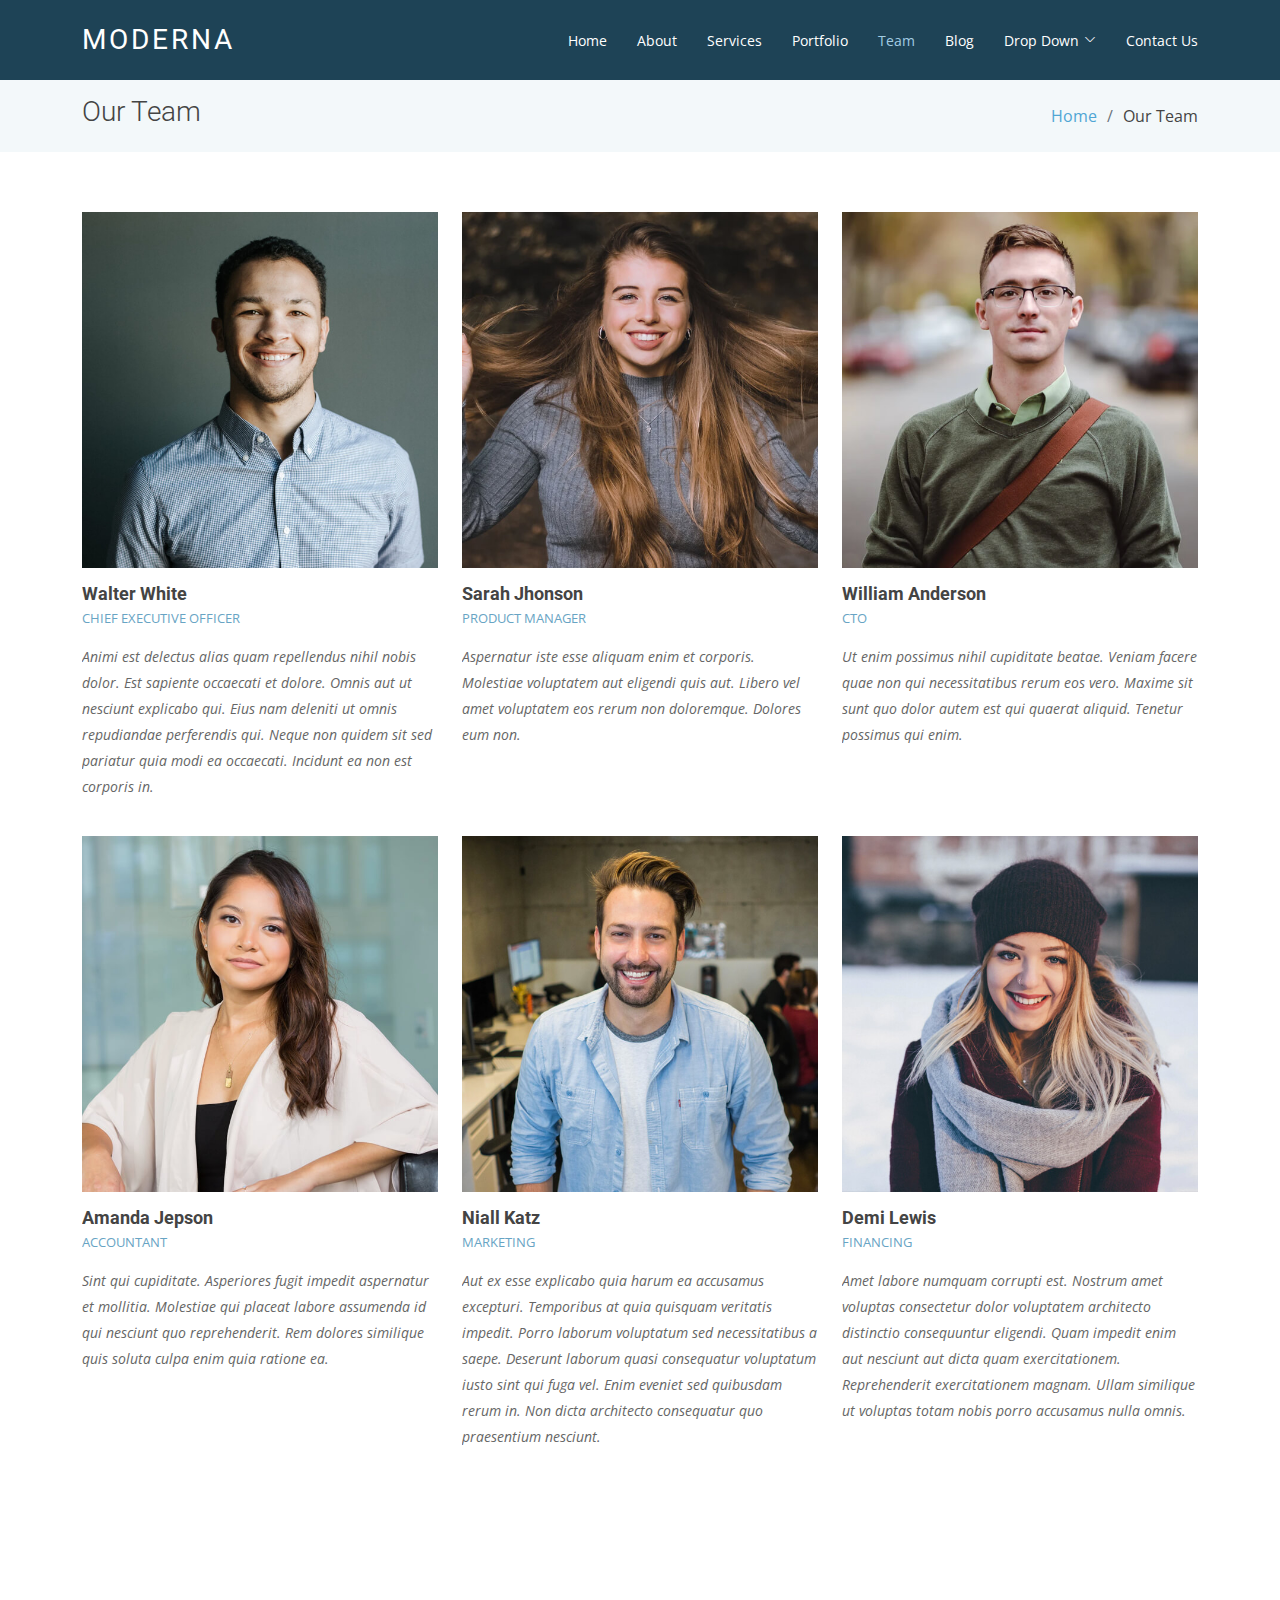
<file: team.html>
<!DOCTYPE html>
<html lang="en">

<head>
  <meta charset="utf-8">
  <meta content="width=device-width, initial-scale=1.0" name="viewport">

  <title>Team - Moderna Bootstrap Template</title>
  <meta content="" name="description">
  <meta content="" name="keywords">

  <!-- Favicons -->
  <link href="assets/img/favicon.png" rel="icon">
  <link href="assets/img/apple-touch-icon.png" rel="apple-touch-icon">

  <!-- Google Fonts -->
  <link href="https://fonts.googleapis.com/css?family=Open+Sans:300,300i,400,400i,600,600i,700,700i|Roboto:300,300i,400,400i,500,500i,700,700i&display=swap" rel="stylesheet">

  <!-- Vendor CSS Files -->
  <link href="assets/vendor/animate.css/animate.min.css" rel="stylesheet">
  <link href="assets/vendor/aos/aos.css" rel="stylesheet">
  <link href="assets/vendor/bootstrap/css/bootstrap.min.css" rel="stylesheet">
  <link href="assets/vendor/bootstrap-icons/bootstrap-icons.css" rel="stylesheet">
  <link href="assets/vendor/boxicons/css/boxicons.min.css" rel="stylesheet">
  <link href="assets/vendor/glightbox/css/glightbox.min.css" rel="stylesheet">
  <link href="assets/vendor/swiper/swiper-bundle.min.css" rel="stylesheet">

  <!-- Template Main CSS File -->
  <link href="assets/css/style.css" rel="stylesheet">

  <!-- =======================================================
  * Template Name: Moderna - v4.7.0
  * Template URL: https://bootstrapmade.com/free-bootstrap-template-corporate-moderna/
  * Author: BootstrapMade.com
  * License: https://bootstrapmade.com/license/
  ======================================================== -->
</head>

<body>

  <!-- ======= Header ======= -->
  <header id="header" class="fixed-top d-flex align-items-center ">
    <div class="container d-flex justify-content-between align-items-center">

      <div class="logo">
        <h1 class="text-light"><a href="index.html"><span>Moderna</span></a></h1>
        <!-- Uncomment below if you prefer to use an image logo -->
        <!-- <a href="index.html"><img src="assets/img/logo.png" alt="" class="img-fluid"></a>-->
      </div>

      <nav id="navbar" class="navbar">
        <ul>
          <li><a class="" href="index.html">Home</a></li>
          <li><a href="about.html">About</a></li>
          <li><a href="services.html">Services</a></li>
          <li><a href="portfolio.html">Portfolio</a></li>
          <li><a class="active" href="team.html">Team</a></li>
          <li><a href="blog.html">Blog</a></li>
          <li class="dropdown"><a href="#"><span>Drop Down</span> <i class="bi bi-chevron-down"></i></a>
            <ul>
              <li><a href="#">Drop Down 1</a></li>
              <li class="dropdown"><a href="#"><span>Deep Drop Down</span> <i class="bi bi-chevron-right"></i></a>
                <ul>
                  <li><a href="#">Deep Drop Down 1</a></li>
                  <li><a href="#">Deep Drop Down 2</a></li>
                  <li><a href="#">Deep Drop Down 3</a></li>
                  <li><a href="#">Deep Drop Down 4</a></li>
                  <li><a href="#">Deep Drop Down 5</a></li>
                </ul>
              </li>
              <li><a href="#">Drop Down 2</a></li>
              <li><a href="#">Drop Down 3</a></li>
              <li><a href="#">Drop Down 4</a></li>
            </ul>
          </li>
          <li><a href="contact.html">Contact Us</a></li>
        </ul>
        <i class="bi bi-list mobile-nav-toggle"></i>
      </nav><!-- .navbar -->

    </div>
  </header><!-- End Header -->

  <main id="main">

    <!-- ======= Our Team Section ======= -->
    <section class="breadcrumbs">
      <div class="container">

        <div class="d-flex justify-content-between align-items-center">
          <h2>Our Team</h2>
          <ol>
            <li><a href="index.html">Home</a></li>
            <li>Our Team</li>
          </ol>
        </div>

      </div>
    </section><!-- End Our Team Section -->

    <!-- ======= Team Section ======= -->
    <section class="team" data-aos="fade-up" data-aos-easing="ease-in-out" data-aos-duration="500">
      <div class="container">

        <div class="row">

          <div class="col-lg-4 col-md-6 d-flex align-items-stretch">
            <div class="member">
              <div class="member-img">
                <img src="assets/img/team/team-1.jpg" class="img-fluid" alt="">
                <div class="social">
                  <a href=""><i class="bi bi-twitter"></i></a>
                  <a href=""><i class="bi bi-facebook"></i></a>
                  <a href=""><i class="bi bi-instagram"></i></a>
                  <a href=""><i class="bi bi-linkedin"></i></a>
                </div>
              </div>
              <div class="member-info">
                <h4>Walter White</h4>
                <span>Chief Executive Officer</span>
                <p>Animi est delectus alias quam repellendus nihil nobis dolor. Est sapiente occaecati et dolore. Omnis aut ut nesciunt explicabo qui. Eius nam deleniti ut omnis repudiandae perferendis qui. Neque non quidem sit sed pariatur quia modi ea occaecati. Incidunt ea non est corporis in.</p>
              </div>
            </div>
          </div>

          <div class="col-lg-4 col-md-6 d-flex align-items-stretch">
            <div class="member">
              <div class="member-img">
                <img src="assets/img/team/team-2.jpg" class="img-fluid" alt="">
                <div class="social">
                  <a href=""><i class="bi bi-twitter"></i></a>
                  <a href=""><i class="bi bi-facebook"></i></a>
                  <a href=""><i class="bi bi-instagram"></i></a>
                  <a href=""><i class="bi bi-linkedin"></i></a>
                </div>
              </div>
              <div class="member-info">
                <h4>Sarah Jhonson</h4>
                <span>Product Manager</span>
                <p>Aspernatur iste esse aliquam enim et corporis. Molestiae voluptatem aut eligendi quis aut. Libero vel amet voluptatem eos rerum non doloremque. Dolores eum non.</p>
              </div>
            </div>
          </div>

          <div class="col-lg-4 col-md-6 d-flex align-items-stretch">
            <div class="member">
              <div class="member-img">
                <img src="assets/img/team/team-3.jpg" class="img-fluid" alt="">
                <div class="social">
                  <a href=""><i class="bi bi-twitter"></i></a>
                  <a href=""><i class="bi bi-facebook"></i></a>
                  <a href=""><i class="bi bi-instagram"></i></a>
                  <a href=""><i class="bi bi-linkedin"></i></a>
                </div>
              </div>
              <div class="member-info">
                <h4>William Anderson</h4>
                <span>CTO</span>
                <p>Ut enim possimus nihil cupiditate beatae. Veniam facere quae non qui necessitatibus rerum eos vero. Maxime sit sunt quo dolor autem est qui quaerat aliquid. Tenetur possimus qui enim.</p>
              </div>
            </div>
          </div>

          <div class="col-lg-4 col-md-6 d-flex align-items-stretch">
            <div class="member">
              <div class="member-img">
                <img src="assets/img/team/team-4.jpg" class="img-fluid" alt="">
                <div class="social">
                  <a href=""><i class="bi bi-twitter"></i></a>
                  <a href=""><i class="bi bi-facebook"></i></a>
                  <a href=""><i class="bi bi-instagram"></i></a>
                  <a href=""><i class="bi bi-linkedin"></i></a>
                </div>
              </div>
              <div class="member-info">
                <h4>Amanda Jepson</h4>
                <span>Accountant</span>
                <p>Sint qui cupiditate. Asperiores fugit impedit aspernatur et mollitia. Molestiae qui placeat labore assumenda id qui nesciunt quo reprehenderit. Rem dolores similique quis soluta culpa enim quia ratione ea.</p>
              </div>
            </div>
          </div>

          <div class="col-lg-4 col-md-6 d-flex align-items-stretch">
            <div class="member">
              <div class="member-img">
                <img src="assets/img/team/team-5.jpg" class="img-fluid" alt="">
                <div class="social">
                  <a href=""><i class="bi bi-twitter"></i></a>
                  <a href=""><i class="bi bi-facebook"></i></a>
                  <a href=""><i class="bi bi-instagram"></i></a>
                  <a href=""><i class="bi bi-linkedin"></i></a>
                </div>
              </div>
              <div class="member-info">
                <h4>Niall Katz</h4>
                <span>Marketing</span>
                <p>Aut ex esse explicabo quia harum ea accusamus excepturi. Temporibus at quia quisquam veritatis impedit. Porro laborum voluptatum sed necessitatibus a saepe. Deserunt laborum quasi consequatur voluptatum iusto sint qui fuga vel. Enim eveniet sed quibusdam rerum in. Non dicta architecto consequatur quo praesentium nesciunt.</p>
              </div>
            </div>
          </div>

          <div class="col-lg-4 col-md-6 d-flex align-items-stretch">
            <div class="member">
              <div class="member-img">
                <img src="assets/img/team/team-6.jpg" class="img-fluid" alt="">
                <div class="social">
                  <a href=""><i class="bi bi-twitter"></i></a>
                  <a href=""><i class="bi bi-facebook"></i></a>
                  <a href=""><i class="bi bi-instagram"></i></a>
                  <a href=""><i class="bi bi-linkedin"></i></a>
                </div>
              </div>
              <div class="member-info">
                <h4>Demi Lewis</h4>
                <span>Financing</span>
                <p>Amet labore numquam corrupti est. Nostrum amet voluptas consectetur dolor voluptatem architecto distinctio consequuntur eligendi. Quam impedit enim aut nesciunt aut dicta quam exercitationem. Reprehenderit exercitationem magnam. Ullam similique ut voluptas totam nobis porro accusamus nulla omnis.</p>
              </div>
            </div>
          </div>

        </div>

      </div>
    </section><!-- End Team Section -->

  </main><!-- End #main -->

  <!-- ======= Footer ======= -->
  <footer id="footer" data-aos="fade-up" data-aos-easing="ease-in-out" data-aos-duration="500">

    <div class="footer-newsletter">
      <div class="container">
        <div class="row">
          <div class="col-lg-6">
            <h4>Our Newsletter</h4>
            <p>Tamen quem nulla quae legam multos aute sint culpa legam noster magna</p>
          </div>
          <div class="col-lg-6">
            <form action="" method="post">
              <input type="email" name="email"><input type="submit" value="Subscribe">
            </form>
          </div>
        </div>
      </div>
    </div>

    <div class="footer-top">
      <div class="container">
        <div class="row">

          <div class="col-lg-3 col-md-6 footer-links">
            <h4>Useful Links</h4>
            <ul>
              <li><i class="bx bx-chevron-right"></i> <a href="#">Home</a></li>
              <li><i class="bx bx-chevron-right"></i> <a href="#">About us</a></li>
              <li><i class="bx bx-chevron-right"></i> <a href="#">Services</a></li>
              <li><i class="bx bx-chevron-right"></i> <a href="#">Terms of service</a></li>
              <li><i class="bx bx-chevron-right"></i> <a href="#">Privacy policy</a></li>
            </ul>
          </div>

          <div class="col-lg-3 col-md-6 footer-links">
            <h4>Our Services</h4>
            <ul>
              <li><i class="bx bx-chevron-right"></i> <a href="#">Web Design</a></li>
              <li><i class="bx bx-chevron-right"></i> <a href="#">Web Development</a></li>
              <li><i class="bx bx-chevron-right"></i> <a href="#">Product Management</a></li>
              <li><i class="bx bx-chevron-right"></i> <a href="#">Marketing</a></li>
              <li><i class="bx bx-chevron-right"></i> <a href="#">Graphic Design</a></li>
            </ul>
          </div>

          <div class="col-lg-3 col-md-6 footer-contact">
            <h4>Contact Us</h4>
            <p>
              A108 Adam Street <br>
              New York, NY 535022<br>
              United States <br><br>
              <strong>Phone:</strong> +1 5589 55488 55<br>
              <strong>Email:</strong> info@example.com<br>
            </p>

          </div>

          <div class="col-lg-3 col-md-6 footer-info">
            <h3>About Moderna</h3>
            <p>Cras fermentum odio eu feugiat lide par naso tierra. Justo eget nada terra videa magna derita valies darta donna mare fermentum iaculis eu non diam phasellus.</p>
            <div class="social-links mt-3">
              <a href="#" class="twitter"><i class="bx bxl-twitter"></i></a>
              <a href="#" class="facebook"><i class="bx bxl-facebook"></i></a>
              <a href="#" class="instagram"><i class="bx bxl-instagram"></i></a>
              <a href="#" class="linkedin"><i class="bx bxl-linkedin"></i></a>
            </div>
          </div>

        </div>
      </div>
    </div>

    <div class="container">
      <div class="copyright">
        &copy; Copyright <strong><span>Moderna</span></strong>. All Rights Reserved
      </div>
      <div class="credits">
        <!-- All the links in the footer should remain intact. -->
        <!-- You can delete the links only if you purchased the pro version. -->
        <!-- Licensing information: https://bootstrapmade.com/license/ -->
        <!-- Purchase the pro version with working PHP/AJAX contact form: https://bootstrapmade.com/free-bootstrap-template-corporate-moderna/ -->
        Designed by <a href="https://bootstrapmade.com/">BootstrapMade</a>
      </div>
    </div>
  </footer><!-- End Footer -->

  <a href="#" class="back-to-top d-flex align-items-center justify-content-center"><i class="bi bi-arrow-up-short"></i></a>

  <!-- Vendor JS Files -->
  <script src="assets/vendor/aos/aos.js"></script>
  <script src="assets/vendor/bootstrap/js/bootstrap.bundle.min.js"></script>
  <script src="assets/vendor/glightbox/js/glightbox.min.js"></script>
  <script src="assets/vendor/isotope-layout/isotope.pkgd.min.js"></script>
  <script src="assets/vendor/php-email-form/validate.js"></script>
  <script src="assets/vendor/purecounter/purecounter.js"></script>
  <script src="assets/vendor/swiper/swiper-bundle.min.js"></script>
  <script src="assets/vendor/waypoints/noframework.waypoints.js"></script>

  <!-- Template Main JS File -->
  <script src="assets/js/main.js"></script>

</body>

</html>
</file>
<file: assets/css/style.css>
/**
* Template Name: Moderna - v4.7.0
* Template URL: https://bootstrapmade.com/free-bootstrap-template-corporate-moderna/
* Author: BootstrapMade.com
* License: https://bootstrapmade.com/license/
*/

/*--------------------------------------------------------------
# General
--------------------------------------------------------------*/
body {
  font-family: "Open Sans", sans-serif;
  color: #444;
}

a {
  color: #4fa6d5;
  text-decoration: none;
}

a:hover {
  color: #45beff;
  text-decoration: none;
}

h1, h2, h3, h4, h5, h6, .font-primary {
  font-family: "Roboto", sans-serif;
}

/*--------------------------------------------------------------
# Back to top button
--------------------------------------------------------------*/
.back-to-top {
  position: fixed;
  visibility: hidden;
  opacity: 0;
  right: 15px;
  bottom: 15px;
  z-index: 99999;
  background: #68A4C4;
  width: 40px;
  height: 40px;
  border-radius: 4px;
  transition: all 0.4s;
}
.back-to-top i {
  font-size: 24px;
  color: #fff;
  line-height: 0;
}
.back-to-top:hover {
  background: #85b6cf;
  color: #fff;
}
.back-to-top.active {
  visibility: visible;
  opacity: 1;
}

/*--------------------------------------------------------------
# Header
--------------------------------------------------------------*/
#header {
  height: 80px;
  transition: all 0.5s;
  z-index: 997;
  transition: all 0.5s;
  background: #1e4356;
}
#header.header-transparent {
  background: none;
}
#header.header-scrolled {
  background: rgba(30, 67, 86, 0.8);
  height: 60px;
}
#header .logo h1 {
  font-size: 28px;
  margin: 0;
  padding: 4px 0;
  line-height: 1;
  font-weight: 400;
  letter-spacing: 3px;
  text-transform: uppercase;
}
#header .logo h1 a, #header .logo h1 a:hover {
  color: #fff;
  text-decoration: none;
}
#header .logo img {
  padding: 0;
  margin: 0;
  max-height: 40px;
}

#main {
  margin-top: 80px;
}

/*--------------------------------------------------------------
# Navigation Menu
--------------------------------------------------------------*/
/**
* Desktop Navigation 
*/
.navbar {
  padding: 0;
}
.navbar ul {
  margin: 0;
  padding: 0;
  display: flex;
  list-style: none;
  align-items: center;
}
.navbar li {
  position: relative;
}
.navbar a, .navbar a:focus {
  display: flex;
  align-items: center;
  justify-content: space-between;
  padding: 10px 0 10px 30px;
  font-family: "Open Sans", sans-serif;
  font-size: 14px;
  color: #fff;
  white-space: nowrap;
  transition: 0.3s;
}
.navbar a i, .navbar a:focus i {
  font-size: 12px;
  line-height: 0;
  margin-left: 5px;
}
.navbar a:hover, .navbar .active, .navbar .active:focus, .navbar li:hover > a {
  color: #a2cce3;
}
.navbar .dropdown ul {
  display: block;
  position: absolute;
  left: 14px;
  top: calc(100% + 30px);
  margin: 0;
  padding: 10px 0;
  z-index: 99;
  opacity: 0;
  visibility: hidden;
  background: #fff;
  box-shadow: 0px 0px 30px rgba(127, 137, 161, 0.25);
  transition: 0.3s;
}
.navbar .dropdown ul li {
  min-width: 200px;
}
.navbar .dropdown ul a {
  padding: 10px 20px;
  font-size: 14px;
  text-transform: none;
  color: #1c3745;
}
.navbar .dropdown ul a i {
  font-size: 12px;
}
.navbar .dropdown ul a:hover, .navbar .dropdown ul .active:hover, .navbar .dropdown ul li:hover > a {
  color: #68A4C4;
}
.navbar .dropdown:hover > ul {
  opacity: 1;
  top: 100%;
  visibility: visible;
}
.navbar .dropdown .dropdown ul {
  top: 0;
  left: calc(100% - 30px);
  visibility: hidden;
}
.navbar .dropdown .dropdown:hover > ul {
  opacity: 1;
  top: 0;
  left: 100%;
  visibility: visible;
}
@media (max-width: 1366px) {
  .navbar .dropdown .dropdown ul {
    left: -90%;
  }
  .navbar .dropdown .dropdown:hover > ul {
    left: -100%;
  }
}

/**
* Mobile Navigation 
*/
.mobile-nav-toggle {
  color: #fff;
  font-size: 28px;
  cursor: pointer;
  display: none;
  line-height: 0;
  transition: 0.5s;
}

@media (max-width: 991px) {
  .mobile-nav-toggle {
    display: block;
  }

  .navbar ul {
    display: none;
  }
}
.navbar-mobile {
  position: fixed;
  overflow: hidden;
  top: 0;
  right: 0;
  left: 0;
  bottom: 0;
  background: rgba(17, 38, 48, 0.9);
  transition: 0.3s;
}
.navbar-mobile .mobile-nav-toggle {
  position: absolute;
  top: 15px;
  right: 15px;
}
.navbar-mobile ul {
  display: block;
  position: absolute;
  top: 55px;
  right: 15px;
  bottom: 15px;
  left: 15px;
  padding: 10px 0;
  background-color: #fff;
  overflow-y: auto;
  transition: 0.3s;
}
.navbar-mobile a, .navbar-mobile a:focus {
  padding: 10px 20px;
  font-size: 15px;
  color: #1e4356;
}
.navbar-mobile a:hover, .navbar-mobile .active, .navbar-mobile li:hover > a {
  color: #68A4C4;
}
.navbar-mobile .getstarted, .navbar-mobile .getstarted:focus {
  margin: 15px;
}
.navbar-mobile .dropdown ul {
  position: static;
  display: none;
  margin: 10px 20px;
  padding: 10px 0;
  z-index: 99;
  opacity: 1;
  visibility: visible;
  background: #fff;
  box-shadow: 0px 0px 30px rgba(127, 137, 161, 0.25);
}
.navbar-mobile .dropdown ul li {
  min-width: 200px;
}
.navbar-mobile .dropdown ul a {
  padding: 10px 20px;
}
.navbar-mobile .dropdown ul a i {
  font-size: 12px;
}
.navbar-mobile .dropdown ul a:hover, .navbar-mobile .dropdown ul .active:hover, .navbar-mobile .dropdown ul li:hover > a {
  color: #68A4C4;
}
.navbar-mobile .dropdown > .dropdown-active {
  display: block;
}

/*--------------------------------------------------------------
# Hero Section
--------------------------------------------------------------*/
#hero {
  width: 100%;
  height: 90vh;
  overflow: hidden;
  position: relative;
}
#hero::after {
  content: "";
  position: absolute;
  left: 50%;
  top: 0;
  width: 130%;
  height: 95%;
  background: linear-gradient(to right, rgba(30, 67, 86, 0.8), rgba(30, 67, 86, 0.6)), url("../img/hero-bg.jpg") center top no-repeat;
  z-index: 0;
  border-radius: 0 0 50% 50%;
  transform: translateX(-50%) rotate(0deg);
}
#hero::before {
  content: "";
  position: absolute;
  left: 50%;
  top: 0;
  width: 130%;
  height: 96%;
  background: #68A4C4;
  opacity: 0.3;
  z-index: 0;
  border-radius: 0 0 50% 50%;
  transform: translateX(-50%) translateY(18px) rotate(2deg);
}
#hero .carousel-container {
  display: flex;
  justify-content: center;
  align-items: center;
  flex-direction: column;
  text-align: center;
  bottom: 0;
  top: 0;
  left: 0;
  right: 0;
}
#hero h2 {
  color: #fff;
  margin-bottom: 30px;
  font-size: 48px;
  font-weight: 700;
}
#hero p {
  width: 80%;
  -webkit-animation-delay: 0.4s;
  animation-delay: 0.4s;
  margin: 0 auto 30px auto;
  color: #fff;
}
#hero .carousel-control-prev, #hero .carousel-control-next {
  width: 10%;
}
#hero .carousel-control-next-icon, #hero .carousel-control-prev-icon {
  background: none;
  font-size: 48px;
  line-height: 1;
  width: auto;
  height: auto;
}
#hero .btn-get-started {
  font-family: "Roboto", sans-serif;
  font-weight: 500;
  font-size: 14px;
  letter-spacing: 1px;
  display: inline-block;
  padding: 12px 32px;
  border-radius: 50px;
  transition: 0.5s;
  line-height: 1;
  margin: 10px;
  color: #fff;
  -webkit-animation-delay: 0.8s;
  animation-delay: 0.8s;
  border: 2px solid #68A4C4;
}
#hero .btn-get-started:hover {
  background: #68A4C4;
  color: #fff;
  text-decoration: none;
}
@media (min-width: 1024px) {
  #hero p {
    width: 60%;
  }
  #hero .carousel-control-prev, #hero .carousel-control-next {
    width: 5%;
  }
}
@media (max-width: 768px) {
  #hero::after {
    width: 180%;
    height: 95%;
    border-radius: 0 0 50% 50%;
    transform: translateX(-50%) rotate(0deg);
  }
  #hero::before {
    top: 0;
    width: 180%;
    height: 94%;
    border-radius: 0 0 50% 50%;
    transform: translateX(-50%) translateY(20px) rotate(4deg);
  }
}
@media (max-width: 575px) {
  #hero h2 {
    font-size: 30px;
  }
  #hero::after {
    left: 40%;
    top: 0;
    width: 200%;
    height: 95%;
    border-radius: 0 0 50% 50%;
    transform: translateX(-50%) rotate(0deg);
  }
  #hero::before {
    left: 50%;
    top: 0;
    width: 200%;
    height: 94%;
    border-radius: 0 0 50% 50%;
    transform: translateX(-50%) translateY(20px) rotate(4deg);
  }
}

/*--------------------------------------------------------------
# Hero No Slider Section
--------------------------------------------------------------*/
#hero-no-slider {
  width: 100%;
  height: 100vh;
  overflow: hidden;
  position: relative;
  text-align: center;
}
#hero-no-slider::before {
  content: "";
  position: absolute;
  left: 0;
  top: 0;
  right: 0;
  bottom: 0;
  background: linear-gradient(to right, rgba(30, 67, 86, 0.8), rgba(30, 67, 86, 0.6)), url("../img/hero-bg.jpg") center top no-repeat;
}
#hero-no-slider h2 {
  color: #fff;
  margin-bottom: 15px;
  font-size: 48px;
  font-weight: 700;
}
#hero-no-slider p {
  color: #fff;
}
#hero-no-slider .btn-get-started {
  font-family: "Roboto", sans-serif;
  font-weight: 500;
  font-size: 14px;
  letter-spacing: 1px;
  display: inline-block;
  padding: 12px 32px;
  border-radius: 50px;
  transition: 0.5s;
  line-height: 1;
  margin: 10px;
  color: #fff;
  -webkit-animation-delay: 0.8s;
  animation-delay: 0.8s;
  border: 2px solid #68A4C4;
}
#hero-no-slider .btn-get-started:hover {
  background: #68A4C4;
  color: #fff;
  text-decoration: none;
}
@media (max-width: 575px) {
  #hero-no-slider h2 {
    font-size: 30px;
  }
}

/*--------------------------------------------------------------
# Sections General
--------------------------------------------------------------*/
section {
  padding: 60px 0;
}

.section-bg {
  background-color: #f3f8fa;
}

.section-title {
  text-align: center;
  padding-bottom: 30px;
}
.section-title h2 {
  font-size: 28px;
  font-weight: 400;
  margin-bottom: 20px;
  padding-bottom: 20px;
  position: relative;
}
.section-title h2::before {
  content: "";
  position: absolute;
  display: block;
  width: 120px;
  height: 1px;
  background: #ddd;
  bottom: 1px;
  left: calc(50% - 60px);
}
.section-title h2::after {
  content: "";
  position: absolute;
  display: block;
  width: 40px;
  height: 3px;
  background: #68A4C4;
  bottom: 0;
  left: calc(50% - 20px);
}
.section-title p {
  margin-bottom: 0;
}

/*--------------------------------------------------------------
# Breadcrumbs
--------------------------------------------------------------*/
.breadcrumbs {
  padding: 15px 0;
  background-color: #f3f8fa;
  min-height: 40px;
}
.breadcrumbs h2 {
  font-size: 28px;
  font-weight: 300;
}
.breadcrumbs ol {
  display: flex;
  flex-wrap: wrap;
  list-style: none;
  padding: 0;
  margin: 0;
}
.breadcrumbs ol li + li {
  padding-left: 10px;
}
.breadcrumbs ol li + li::before {
  display: inline-block;
  padding-right: 10px;
  color: #6c757d;
  content: "/";
}
@media (max-width: 768px) {
  .breadcrumbs .d-flex {
    display: block !important;
  }
  .breadcrumbs ol {
    display: block;
  }
  .breadcrumbs ol li {
    display: inline-block;
  }
}

/*--------------------------------------------------------------
# Our Services
--------------------------------------------------------------*/
.services {
  padding-bottom: 20px;
}
.services .icon-box {
  padding: 30px;
  position: relative;
  overflow: hidden;
  margin: 0 0 40px 0;
  background: #fff;
  box-shadow: 0 5px 26px 0 rgba(68, 88, 144, 0.14);
  transition: all 0.3s ease-in-out;
  text-align: center;
  border: 1px solid #fff;
}
.services .icon {
  margin: 0 auto 20px auto;
  padding-top: 17px;
  display: inline-block;
  text-align: center;
  border-radius: 50%;
  width: 72px;
  height: 72px;
}
.services .icon i {
  font-size: 36px;
  line-height: 1;
}
.services .title {
  font-weight: 700;
  margin-bottom: 15px;
  font-size: 18px;
}
.services .title a {
  color: #111;
}
.services .description {
  font-size: 15px;
  line-height: 28px;
  margin-bottom: 0;
}
.services .icon-box-pink .icon {
  background: #fceef3;
}
.services .icon-box-pink .icon i {
  color: #ff689b;
}
.services .icon-box-pink:hover {
  border-color: #ff689b;
}
.services .icon-box-cyan .icon {
  background: #e6fdfc;
}
.services .icon-box-cyan .icon i {
  color: #3fcdc7;
}
.services .icon-box-cyan:hover {
  border-color: #3fcdc7;
}
.services .icon-box-green .icon {
  background: #eafde7;
}
.services .icon-box-green .icon i {
  color: #41cf2e;
}
.services .icon-box-green:hover {
  border-color: #41cf2e;
}
.services .icon-box-blue .icon {
  background: #e1eeff;
}
.services .icon-box-blue .icon i {
  color: #2282ff;
}
.services .icon-box-blue:hover {
  border-color: #2282ff;
}

/*--------------------------------------------------------------
# Why Us
--------------------------------------------------------------*/
.why-us .container {
  box-shadow: 0 5px 25px 0 rgba(214, 215, 216, 0.6);
  background: #fff;
}
.why-us .icon-box + .icon-box {
  margin-top: 50px;
}
.why-us .icon-box .icon {
  float: left;
  display: flex;
  align-items: center;
  justify-content: center;
  width: 72px;
  height: 72px;
  background: #f3f8fa;
  border-radius: 6px;
  transition: 0.5s;
}
.why-us .icon-box .icon i {
  color: #68A4C4;
  font-size: 32px;
}
.why-us .icon-box:hover .icon {
  background: #68A4C4;
}
.why-us .icon-box:hover .icon i {
  color: #fff;
}
.why-us .icon-box .title {
  margin-left: 95px;
  font-weight: 700;
  margin-bottom: 10px;
  font-size: 18px;
  text-transform: uppercase;
}
.why-us .icon-box .title a {
  color: #343a40;
  transition: 0.3s;
}
.why-us .icon-box .title a:hover {
  color: #68A4C4;
}
.why-us .icon-box .description {
  margin-left: 95px;
  line-height: 24px;
  font-size: 14px;
}
.why-us .video-box {
  position: relative;
}
.why-us .video-box img {
  padding-top: 15px;
  padding-bottom: 15px;
}
.why-us .play-btn {
  width: 94px;
  height: 94px;
  background: radial-gradient(#68A4C4 50%, rgba(104, 164, 196, 0.4) 52%);
  border-radius: 50%;
  display: block;
  position: absolute;
  left: calc(50% - 47px);
  top: calc(50% - 47px);
  overflow: hidden;
}
.why-us .play-btn::after {
  content: "";
  position: absolute;
  left: 50%;
  top: 50%;
  transform: translateX(-40%) translateY(-50%);
  width: 0;
  height: 0;
  border-top: 10px solid transparent;
  border-bottom: 10px solid transparent;
  border-left: 15px solid #fff;
  z-index: 100;
  transition: all 400ms cubic-bezier(0.55, 0.055, 0.675, 0.19);
}
.why-us .play-btn::before {
  content: "";
  position: absolute;
  width: 120px;
  height: 120px;
  -webkit-animation-delay: 0s;
  animation-delay: 0s;
  -webkit-animation: pulsate-btn 2s;
  animation: pulsate-btn 2s;
  -webkit-animation-direction: forwards;
  animation-direction: forwards;
  -webkit-animation-iteration-count: infinite;
  animation-iteration-count: infinite;
  -webkit-animation-timing-function: steps;
  animation-timing-function: steps;
  opacity: 1;
  border-radius: 50%;
  border: 5px solid rgba(104, 164, 196, 0.7);
  top: -15%;
  left: -15%;
  background: rgba(198, 16, 0, 0);
}
.why-us .play-btn:hover::after {
  border-left: 15px solid #68A4C4;
  transform: scale(20);
}
.why-us .play-btn:hover::before {
  content: "";
  position: absolute;
  left: 50%;
  top: 50%;
  transform: translateX(-40%) translateY(-50%);
  width: 0;
  height: 0;
  border: none;
  border-top: 10px solid transparent;
  border-bottom: 10px solid transparent;
  border-left: 15px solid #fff;
  z-index: 200;
  -webkit-animation: none;
  animation: none;
  border-radius: 0;
}

@-webkit-keyframes pulsate-btn {
  0% {
    transform: scale(0.6, 0.6);
    opacity: 1;
  }
  100% {
    transform: scale(1, 1);
    opacity: 0;
  }
}

@keyframes pulsate-btn {
  0% {
    transform: scale(0.6, 0.6);
    opacity: 1;
  }
  100% {
    transform: scale(1, 1);
    opacity: 0;
  }
}
/*--------------------------------------------------------------
# Features
--------------------------------------------------------------*/
.features .row + .row {
  margin-top: 100px;
}
.features h3 {
  font-weight: 400;
  font-size: 24px;
}
.features ul {
  list-style: none;
  padding: 0;
}
.features ul li {
  padding-bottom: 10px;
}
.features ul i {
  font-size: 20px;
  padding-right: 4px;
  color: #68A4C4;
}
.features p:last-child {
  margin-bottom: 0;
}

/*--------------------------------------------------------------
# About
--------------------------------------------------------------*/
.about h3 {
  font-weight: 400;
  font-size: 26px;
}
.about ul {
  list-style: none;
  padding: 0;
}
.about ul li {
  padding-bottom: 10px;
}
.about ul i {
  font-size: 20px;
  padding-right: 4px;
  color: #68A4C4;
}
.about p:last-child {
  margin-bottom: 0;
}

/*--------------------------------------------------------------
# Facts
--------------------------------------------------------------*/
.facts .counters span {
  font-size: 48px;
  display: block;
  color: #68A4C4;
}
.facts .counters p {
  padding: 0;
  margin: 0 0 20px 0;
  font-family: "Roboto", sans-serif;
  font-size: 14px;
}

/*--------------------------------------------------------------
# Our Skills
--------------------------------------------------------------*/
.skills {
  padding: 60px 0;
}
.skills .progress {
  height: 35px;
  margin-bottom: 10px;
}
.skills .progress .skill {
  line-height: 35px;
  padding: 0;
  margin: 0 0 0 20px;
  text-transform: uppercase;
}
.skills .progress .skill .val {
  float: right;
  font-style: normal;
  margin: 0 20px 0 0;
}
.skills .progress-bar {
  width: 1px;
  text-align: left;
  transition: 0.9s;
}

/*--------------------------------------------------------------
# Tetstimonials
--------------------------------------------------------------*/
.testimonials {
  padding: 60px 0;
}
.testimonials .section-header {
  margin-bottom: 40px;
}
.testimonials .testimonials-carousel {
  overflow: hidden;
}
.testimonials .testimonial-item {
  text-align: center;
}
.testimonials .testimonial-item .testimonial-img {
  width: 120px;
  border-radius: 50%;
  border: 4px solid #fff;
  margin: 0 auto;
}
.testimonials .testimonial-item h3 {
  font-size: 20px;
  font-weight: bold;
  margin: 10px 0 5px 0;
  color: #111;
}
.testimonials .testimonial-item h4 {
  font-size: 14px;
  color: #999;
  margin: 0 0 15px 0;
}
.testimonials .testimonial-item .quote-icon-left, .testimonials .testimonial-item .quote-icon-right {
  color: #fbfcfd;
  font-size: 26px;
}
.testimonials .testimonial-item .quote-icon-left {
  display: inline-block;
  left: -5px;
  position: relative;
}
.testimonials .testimonial-item .quote-icon-right {
  display: inline-block;
  right: -5px;
  position: relative;
  top: 10px;
}
.testimonials .testimonial-item p {
  font-style: italic;
  margin: 0 auto 15px auto;
}
.testimonials .swiper-pagination {
  margin-top: 20px;
  position: relative;
}
.testimonials .swiper-pagination .swiper-pagination-bullet {
  width: 12px;
  height: 12px;
  background-color: #fff;
  opacity: 1;
  border: 1px solid #68A4C4;
}
.testimonials .swiper-pagination .swiper-pagination-bullet-active {
  background-color: #68A4C4;
}

/*--------------------------------------------------------------
# Service Details
--------------------------------------------------------------*/
.service-details {
  padding-bottom: 10px;
}
.service-details .card {
  border: 0;
  padding: 0 30px;
  margin-bottom: 60px;
  position: relative;
}
.service-details .card-img {
  width: calc(100% + 60px);
  margin-left: -30px;
  overflow: hidden;
  z-index: 9;
  border-radius: 0;
}
.service-details .card-img img {
  max-width: 100%;
  transition: all 0.3s ease-in-out;
}
.service-details .card-body {
  z-index: 10;
  background: #fff;
  border-top: 4px solid #fff;
  padding: 30px;
  box-shadow: 0px 2px 15px rgba(0, 0, 0, 0.1);
  margin-top: -60px;
  transition: 0.3s;
}
.service-details .card-title {
  font-weight: 700;
  text-align: center;
  margin-bottom: 20px;
}
.service-details .card-title a {
  color: #1e4356;
  transition: 0.3s;
}
.service-details .card-text {
  color: #5e5e5e;
}
.service-details .read-more a {
  color: #777777;
  text-transform: uppercase;
  font-weight: 600;
  font-size: 12px;
  transition: 0.3s;
}
.service-details .read-more a:hover {
  color: #68A4C4;
}
.service-details .card:hover img {
  transform: scale(1.1);
}
.service-details .card:hover .card-body {
  border-color: #68A4C4;
}
.service-details .card:hover .card-body .card-title a {
  color: #68A4C4;
}

/*--------------------------------------------------------------
# Pricing
--------------------------------------------------------------*/
.pricing .row {
  padding-top: 40px;
}
.pricing .box {
  padding: 40px;
  margin-bottom: 30px;
  box-shadow: 0px 0px 30px rgba(73, 78, 92, 0.15);
  background: #fff;
  text-align: center;
}
.pricing h3 {
  font-weight: 300;
  margin-bottom: 15px;
  font-size: 28px;
}
.pricing h4 {
  font-size: 46px;
  color: #68A4C4;
  font-weight: 400;
  font-family: "Open Sans", sans-serif;
  margin-bottom: 25px;
}
.pricing h4 span {
  color: #bababa;
  font-size: 18px;
  display: block;
}
.pricing ul {
  padding: 0;
  list-style: none;
  color: #999;
  text-align: left;
  line-height: 20px;
}
.pricing ul li {
  padding-bottom: 12px;
}
.pricing ul i {
  color: #68A4C4;
  font-size: 18px;
  padding-right: 4px;
}
.pricing ul .na {
  color: #ccc;
}
.pricing ul .na i {
  color: #ccc;
}
.pricing ul .na span {
  text-decoration: line-through;
}
.pricing .get-started-btn {
  background: #1e4356;
  display: inline-block;
  padding: 6px 30px;
  border-radius: 20px;
  color: #fff;
  transition: none;
  font-size: 14px;
  font-weight: 400;
  font-family: "Roboto", sans-serif;
  transition: 0.3s;
}
.pricing .get-started-btn:hover {
  background: #68A4C4;
}
.pricing .featured {
  z-index: 10;
  margin: -30px -5px 0 -5px;
}
.pricing .featured .get-started-btn {
  background: #68A4C4;
}
.pricing .featured .get-started-btn:hover {
  background: #85b6cf;
}
@media (max-width: 992px) {
  .pricing .box {
    max-width: 60%;
    margin: 0 auto 30px auto;
  }
}
@media (max-width: 767px) {
  .pricing .box {
    max-width: 80%;
    margin: 0 auto 30px auto;
  }
}
@media (max-width: 420px) {
  .pricing .box {
    max-width: 100%;
    margin: 0 auto 30px auto;
  }
}

/*--------------------------------------------------------------
# Portfolio
--------------------------------------------------------------*/
.portfolio {
  padding-bottom: 60px;
}
.portfolio #portfolio-flters {
  padding: 0;
  margin: 0 0 35px 0;
  list-style: none;
  text-align: center;
}
.portfolio #portfolio-flters li {
  cursor: pointer;
  margin: 0 12px 5px 12px;
  display: inline-block;
  padding: 0 4px 6px 4px;
  font-size: 16px;
  font-weight: 500;
  line-height: 20px;
  color: #444;
  transition: all 0.3s ease-in-out;
  border-bottom: 2px solid #fff;
  font-family: "Roboto", sans-serif;
}
.portfolio #portfolio-flters li:hover, .portfolio #portfolio-flters li.filter-active {
  border-color: #68A4C4;
  color: #68A4C4;
}
.portfolio .portfolio-item {
  background: #1e4356;
  overflow: hidden;
  min-height: 200px;
  position: relative;
  border-radius: 4px;
  margin: 0 0 30px 0;
}
.portfolio .portfolio-item img {
  transition: all 0.3s ease-in-out;
}
.portfolio .portfolio-item .portfolio-info {
  opacity: 0;
  position: absolute;
  transition: all 0.3s linear;
  text-align: center;
  top: 10%;
  left: 0;
  right: 0;
}
.portfolio .portfolio-item .portfolio-info h3 {
  font-size: 22px;
  color: #fff;
  font-weight: bold;
}
.portfolio .portfolio-item .portfolio-info a i {
  color: rgba(255, 255, 255, 0.6);
  font-size: 28px;
  transition: 0.3s;
}
.portfolio .portfolio-item .portfolio-info a i:hover {
  color: white;
}
.portfolio .portfolio-item:hover img {
  opacity: 0.6;
  transform: scale(1.1);
}
.portfolio .portfolio-item:hover .portfolio-info {
  opacity: 1;
  top: calc(50% - 30px);
}

/*--------------------------------------------------------------
# Portfolio Details
--------------------------------------------------------------*/
.portfolio-details {
  padding-top: 40px;
}
.portfolio-details .portfolio-details-slider img {
  width: 100%;
}
.portfolio-details .portfolio-details-slider .swiper-pagination {
  margin-top: 20px;
  position: relative;
}
.portfolio-details .portfolio-details-slider .swiper-pagination .swiper-pagination-bullet {
  width: 12px;
  height: 12px;
  background-color: #fff;
  opacity: 1;
  border: 1px solid #68A4C4;
}
.portfolio-details .portfolio-details-slider .swiper-pagination .swiper-pagination-bullet-active {
  background-color: #68A4C4;
}
.portfolio-details .portfolio-info {
  padding: 30px;
  box-shadow: 0px 0 30px rgba(30, 67, 86, 0.08);
}
.portfolio-details .portfolio-info h3 {
  font-size: 22px;
  font-weight: 700;
  margin-bottom: 20px;
  padding-bottom: 20px;
  border-bottom: 1px solid #eee;
}
.portfolio-details .portfolio-info ul {
  list-style: none;
  padding: 0;
  font-size: 15px;
}
.portfolio-details .portfolio-info ul li + li {
  margin-top: 10px;
}
.portfolio-details .portfolio-description {
  padding-top: 30px;
}
.portfolio-details .portfolio-description h2 {
  font-size: 26px;
  font-weight: 700;
  margin-bottom: 20px;
}
.portfolio-details .portfolio-description p {
  padding: 0;
}

/*--------------------------------------------------------------
# Team
--------------------------------------------------------------*/
.team {
  background: #fff;
  padding-bottom: 30px;
}
.team .member {
  margin-bottom: 20px;
  overflow: hidden;
}
.team .member .member-img {
  position: relative;
  overflow: hidden;
}
.team .member .social {
  position: absolute;
  left: 0;
  bottom: -40px;
  right: 0;
  height: 40px;
  opacity: 0;
  transition: bottom ease-in-out 0.4s;
  text-align: center;
  background: rgba(30, 67, 86, 0.8);
  display: flex;
  align-items: center;
  justify-content: center;
}
.team .member .social a {
  transition: color 0.3s;
  color: #fff;
  margin: 0 12px;
  display: inline-block;
}
.team .member .social a:hover {
  color: #68A4C4;
}
.team .member .social i {
  font-size: 18px;
  margin: 0 2px;
}
.team .member .member-info h4 {
  font-weight: 700;
  margin: 15px 0 5px 0;
  font-size: 18px;
}
.team .member .member-info span {
  display: block;
  font-size: 13px;
  text-transform: uppercase;
  font-weight: 400;
  margin-bottom: 15px;
  color: #68A4C4;
}
.team .member .member-info p {
  font-style: italic;
  font-size: 14px;
  line-height: 26px;
  color: #666;
}
.team .member:hover .social {
  bottom: 0;
  opacity: 1;
  transition: bottom ease-in-out 0.4s;
}
.team .member:hover .social a, .team .member:hover .social i {
  line-height: 0;
  font-size: 18px;
}

/*--------------------------------------------------------------
# Contact
--------------------------------------------------------------*/
.contact {
  padding-bottom: 30px;
}
.contact .info-box {
  color: #444;
  text-align: center;
  box-shadow: 0 0 30px rgba(214, 215, 216, 0.6);
  padding: 20px 0 30px 0;
  margin-bottom: 30px;
}
.contact .info-box i {
  font-size: 32px;
  color: #68A4C4;
  border-radius: 50%;
  padding: 8px;
  border: 2px dotted #a2cce3;
}
.contact .info-box h3 {
  font-size: 20px;
  color: #666;
  font-weight: 700;
  margin: 10px 0;
}
.contact .info-box p {
  padding: 0;
  line-height: 24px;
  font-size: 14px;
  margin-bottom: 0;
}
.contact .php-email-form {
  box-shadow: 0 0 30px rgba(214, 215, 216, 0.6);
  padding: 30px;
  margin-bottom: 30px;
}
.contact .php-email-form .error-message {
  display: none;
  color: #fff;
  background: #ed3c0d;
  text-align: left;
  padding: 15px;
  font-weight: 600;
}
.contact .php-email-form .error-message br + br {
  margin-top: 25px;
}
.contact .php-email-form .sent-message {
  display: none;
  color: #fff;
  background: #18d26e;
  text-align: center;
  padding: 15px;
  font-weight: 600;
}
.contact .php-email-form .loading {
  display: none;
  background: #fff;
  text-align: center;
  padding: 15px;
}
.contact .php-email-form .loading:before {
  content: "";
  display: inline-block;
  border-radius: 50%;
  width: 24px;
  height: 24px;
  margin: 0 10px -6px 0;
  border: 3px solid #18d26e;
  border-top-color: #eee;
  -webkit-animation: animate-loading 1s linear infinite;
  animation: animate-loading 1s linear infinite;
}
.contact .php-email-form input, .contact .php-email-form textarea {
  border-radius: 0;
  box-shadow: none;
  font-size: 14px;
}
.contact .php-email-form input::focus, .contact .php-email-form textarea::focus {
  background-color: #68A4C4;
}
.contact .php-email-form input {
  padding: 10px 15px;
}
.contact .php-email-form textarea {
  padding: 12px 15px;
}
.contact .php-email-form button[type=submit] {
  background: #68A4C4;
  border: 0;
  padding: 10px 24px;
  color: #fff;
  transition: 0.4s;
}
.contact .php-email-form button[type=submit]:hover {
  background: #8dbad2;
}
@-webkit-keyframes animate-loading {
  0% {
    transform: rotate(0deg);
  }
  100% {
    transform: rotate(360deg);
  }
}
@keyframes animate-loading {
  0% {
    transform: rotate(0deg);
  }
  100% {
    transform: rotate(360deg);
  }
}

/*--------------------------------------------------------------
# Map
--------------------------------------------------------------*/
.map {
  padding: 0;
  margin-bottom: -6px;
}
.map iframe {
  width: 100%;
  height: 380px;
}

/*--------------------------------------------------------------
# Blog
--------------------------------------------------------------*/
.blog {
  padding: 40px 0 20px 0;
}
.blog .entry {
  padding: 30px;
  margin-bottom: 60px;
  box-shadow: 0 4px 16px rgba(0, 0, 0, 0.1);
}
.blog .entry .entry-img {
  max-height: 440px;
  margin: -30px -30px 20px -30px;
  overflow: hidden;
}
.blog .entry .entry-title {
  font-size: 28px;
  font-weight: bold;
  padding: 0;
  margin: 0 0 20px 0;
}
.blog .entry .entry-title a {
  color: #1e4356;
  transition: 0.3s;
}
.blog .entry .entry-title a:hover {
  color: #68A4C4;
}
.blog .entry .entry-meta {
  margin-bottom: 15px;
  color: #72afce;
}
.blog .entry .entry-meta ul {
  display: flex;
  flex-wrap: wrap;
  list-style: none;
  align-items: center;
  padding: 0;
  margin: 0;
}
.blog .entry .entry-meta ul li + li {
  padding-left: 20px;
}
.blog .entry .entry-meta i {
  font-size: 16px;
  margin-right: 8px;
  line-height: 0;
}
.blog .entry .entry-meta a {
  color: #777777;
  font-size: 14px;
  display: inline-block;
  line-height: 1;
}
.blog .entry .entry-content p {
  line-height: 24px;
}
.blog .entry .entry-content .read-more {
  -moz-text-align-last: right;
  text-align-last: right;
}
.blog .entry .entry-content .read-more a {
  display: inline-block;
  background: #68A4C4;
  color: #fff;
  padding: 6px 20px;
  transition: 0.3s;
  font-size: 14px;
}
.blog .entry .entry-content .read-more a:hover {
  background: #7aafcb;
}
.blog .entry .entry-content h3 {
  font-size: 22px;
  margin-top: 30px;
  font-weight: bold;
}
.blog .entry .entry-content blockquote {
  overflow: hidden;
  background-color: #fafafa;
  padding: 60px;
  position: relative;
  text-align: center;
  margin: 20px 0;
}
.blog .entry .entry-content blockquote p {
  color: #444;
  line-height: 1.6;
  margin-bottom: 0;
  font-style: italic;
  font-weight: 500;
  font-size: 22px;
}
.blog .entry .entry-content blockquote::after {
  content: "";
  position: absolute;
  left: 0;
  top: 0;
  bottom: 0;
  width: 3px;
  background-color: #1e4356;
  margin-top: 20px;
  margin-bottom: 20px;
}
.blog .entry .entry-footer {
  padding-top: 10px;
  border-top: 1px solid #e6e6e6;
}
.blog .entry .entry-footer i {
  color: #4c99c1;
  display: inline;
}
.blog .entry .entry-footer a {
  color: #255269;
  transition: 0.3s;
}
.blog .entry .entry-footer a:hover {
  color: #68A4C4;
}
.blog .entry .entry-footer .cats {
  list-style: none;
  display: inline;
  padding: 0 20px 0 0;
  font-size: 14px;
}
.blog .entry .entry-footer .cats li {
  display: inline-block;
}
.blog .entry .entry-footer .tags {
  list-style: none;
  display: inline;
  padding: 0;
  font-size: 14px;
}
.blog .entry .entry-footer .tags li {
  display: inline-block;
}
.blog .entry .entry-footer .tags li + li::before {
  padding-right: 6px;
  color: #6c757d;
  content: ",";
}
.blog .entry .entry-footer .share {
  font-size: 16px;
}
.blog .entry .entry-footer .share i {
  padding-left: 5px;
}
.blog .entry-single {
  margin-bottom: 30px;
}
.blog .blog-author {
  padding: 20px;
  margin-bottom: 30px;
  box-shadow: 0 4px 16px rgba(0, 0, 0, 0.1);
}
.blog .blog-author img {
  width: 120px;
  margin-right: 20px;
}
.blog .blog-author h4 {
  font-weight: 600;
  font-size: 22px;
  margin-bottom: 0px;
  padding: 0;
  color: #1e4356;
}
.blog .blog-author .social-links {
  margin: 0 10px 10px 0;
}
.blog .blog-author .social-links a {
  color: rgba(30, 67, 86, 0.5);
  margin-right: 5px;
}
.blog .blog-author p {
  font-style: italic;
  color: #b7b7b7;
}
.blog .blog-comments {
  margin-bottom: 30px;
}
.blog .blog-comments .comments-count {
  font-weight: bold;
}
.blog .blog-comments .comment {
  margin-top: 30px;
  position: relative;
}
.blog .blog-comments .comment .comment-img {
  margin-right: 14px;
}
.blog .blog-comments .comment .comment-img img {
  width: 60px;
}
.blog .blog-comments .comment h5 {
  font-size: 16px;
  margin-bottom: 2px;
}
.blog .blog-comments .comment h5 a {
  font-weight: bold;
  color: #444;
  transition: 0.3s;
}
.blog .blog-comments .comment h5 a:hover {
  color: #68A4C4;
}
.blog .blog-comments .comment h5 .reply {
  padding-left: 10px;
  color: #1e4356;
}
.blog .blog-comments .comment h5 .reply i {
  font-size: 20px;
}
.blog .blog-comments .comment time {
  display: block;
  font-size: 14px;
  color: #2b607c;
  margin-bottom: 5px;
}
.blog .blog-comments .comment.comment-reply {
  padding-left: 40px;
}
.blog .blog-comments .reply-form {
  margin-top: 30px;
  padding: 30px;
  box-shadow: 0 4px 16px rgba(0, 0, 0, 0.1);
}
.blog .blog-comments .reply-form h4 {
  font-weight: bold;
  font-size: 22px;
}
.blog .blog-comments .reply-form p {
  font-size: 14px;
}
.blog .blog-comments .reply-form input {
  border-radius: 4px;
  padding: 10px 10px;
  font-size: 14px;
}
.blog .blog-comments .reply-form input:focus {
  box-shadow: none;
  border-color: #b1d0e1;
}
.blog .blog-comments .reply-form textarea {
  border-radius: 4px;
  padding: 10px 10px;
  font-size: 14px;
}
.blog .blog-comments .reply-form textarea:focus {
  box-shadow: none;
  border-color: #b1d0e1;
}
.blog .blog-comments .reply-form .form-group {
  margin-bottom: 25px;
}
.blog .blog-comments .reply-form .btn-primary {
  border-radius: 4px;
  padding: 10px 20px;
  border: 0;
  background-color: #1e4356;
}
.blog .blog-comments .reply-form .btn-primary:hover {
  background-color: #255269;
}
.blog .blog-pagination {
  color: #387ea2;
}
.blog .blog-pagination ul {
  display: flex;
  padding: 0;
  margin: 0;
  list-style: none;
}
.blog .blog-pagination li {
  margin: 0 5px;
  transition: 0.3s;
}
.blog .blog-pagination li a {
  color: #1e4356;
  padding: 7px 16px;
  display: flex;
  align-items: center;
  justify-content: center;
}
.blog .blog-pagination li.active, .blog .blog-pagination li:hover {
  background: #68A4C4;
}
.blog .blog-pagination li.active a, .blog .blog-pagination li:hover a {
  color: #fff;
}
.blog .sidebar {
  padding: 30px;
  margin: 0 0 60px 20px;
  box-shadow: 0 4px 16px rgba(0, 0, 0, 0.1);
}
.blog .sidebar .sidebar-title {
  font-size: 20px;
  font-weight: 700;
  padding: 0 0 0 0;
  margin: 0 0 15px 0;
  color: #1e4356;
  position: relative;
}
.blog .sidebar .sidebar-item {
  margin-bottom: 30px;
}
.blog .sidebar .search-form form {
  background: #fff;
  border: 1px solid #ddd;
  padding: 3px 10px;
  position: relative;
}
.blog .sidebar .search-form form input[type=text] {
  border: 0;
  padding: 4px;
  border-radius: 4px;
  width: calc(100% - 40px);
}
.blog .sidebar .search-form form button {
  position: absolute;
  top: 0;
  right: 0;
  bottom: 0;
  border: 0;
  background: none;
  font-size: 16px;
  padding: 0 15px;
  margin: -1px;
  background: #68A4C4;
  color: #fff;
  transition: 0.3s;
  border-radius: 0 4px 4px 0;
  line-height: 0;
}
.blog .sidebar .search-form form button i {
  line-height: 0;
}
.blog .sidebar .search-form form button:hover {
  background: #77adca;
}
.blog .sidebar .categories ul {
  list-style: none;
  padding: 0;
}
.blog .sidebar .categories ul li + li {
  padding-top: 10px;
}
.blog .sidebar .categories ul a {
  color: #1e4356;
  transition: 0.3s;
}
.blog .sidebar .categories ul a:hover {
  color: #68A4C4;
}
.blog .sidebar .categories ul a span {
  padding-left: 5px;
  color: #aaaaaa;
  font-size: 14px;
}
.blog .sidebar .recent-posts .post-item + .post-item {
  margin-top: 15px;
}
.blog .sidebar .recent-posts img {
  width: 80px;
  float: left;
}
.blog .sidebar .recent-posts h4 {
  font-size: 15px;
  margin-left: 95px;
  font-weight: bold;
}
.blog .sidebar .recent-posts h4 a {
  color: #1e4356;
  transition: 0.3s;
}
.blog .sidebar .recent-posts h4 a:hover {
  color: #68A4C4;
}
.blog .sidebar .recent-posts time {
  display: block;
  margin-left: 95px;
  font-style: italic;
  font-size: 14px;
  color: #aaaaaa;
}
.blog .sidebar .tags {
  margin-bottom: -10px;
}
.blog .sidebar .tags ul {
  list-style: none;
  padding: 0;
}
.blog .sidebar .tags ul li {
  display: inline-block;
}
.blog .sidebar .tags ul a {
  color: #3f8db5;
  font-size: 14px;
  padding: 6px 14px;
  margin: 0 6px 8px 0;
  border: 1px solid #e4eff5;
  display: inline-block;
  transition: 0.3s;
}
.blog .sidebar .tags ul a:hover {
  color: #fff;
  border: 1px solid #68A4C4;
  background: #68A4C4;
}
.blog .sidebar .tags ul a span {
  padding-left: 5px;
  color: #bedae8;
  font-size: 14px;
}

/*--------------------------------------------------------------
# Footer
--------------------------------------------------------------*/
#footer {
  background: #0b212d;
  padding: 0 0 30px 0;
  color: #fff;
  font-size: 14px;
}
#footer .footer-newsletter {
  padding: 50px 0;
  background: #0d2735;
}
#footer .footer-newsletter h4 {
  font-size: 24px;
  margin: 0 0 20px 0;
  padding: 0;
  line-height: 1;
  font-weight: 600;
  color: #a2cce3;
}
#footer .footer-newsletter form {
  margin-top: 30px;
  background: #fff;
  padding: 6px 10px;
  position: relative;
  border-radius: 50px;
}
#footer .footer-newsletter form input[type=email] {
  border: 0;
  padding: 4px;
  width: calc(100% - 100px);
}
#footer .footer-newsletter form input[type=submit] {
  position: absolute;
  top: 0;
  right: 0;
  bottom: 0;
  border: 0;
  background: none;
  font-size: 16px;
  padding: 0 20px;
  margin: 3px;
  background: #68A4C4;
  color: #fff;
  transition: 0.3s;
  border-radius: 50px;
}
#footer .footer-newsletter form input[type=submit]:hover {
  background: #468db3;
}
#footer .footer-top {
  background: #0d2735;
  border-top: 1px solid #17455e;
  border-bottom: 1px solid #123649;
  padding: 60px 0 30px 0;
}
#footer .footer-top .footer-info {
  margin-bottom: 30px;
}
#footer .footer-top .footer-info h3 {
  font-size: 18px;
  margin: 0 0 20px 0;
  padding: 2px 0 2px 0;
  line-height: 1;
  color: #a2cce3;
  font-weight: 600;
}
#footer .footer-top .footer-info p {
  font-size: 14px;
  line-height: 24px;
  margin-bottom: 0;
  font-family: "Roboto", sans-serif;
  color: #fff;
}
#footer .footer-top .social-links a {
  font-size: 18px;
  display: inline-block;
  background: #1e4356;
  color: #fff;
  line-height: 1;
  padding: 8px 0;
  margin-right: 4px;
  border-radius: 50%;
  text-align: center;
  width: 36px;
  height: 36px;
  transition: 0.3s;
}
#footer .footer-top .social-links a:hover {
  background: #68A4C4;
  color: #fff;
  text-decoration: none;
}
#footer .footer-top h4 {
  font-size: 18px;
  font-weight: 600;
  color: #a2cce3;
  position: relative;
  padding-bottom: 12px;
}
#footer .footer-top .footer-links {
  margin-bottom: 30px;
}
#footer .footer-top .footer-links ul {
  list-style: none;
  padding: 0;
  margin: 0;
}
#footer .footer-top .footer-links ul i {
  padding-right: 2px;
  color: #a2cce3;
  font-size: 18px;
  line-height: 1;
}
#footer .footer-top .footer-links ul li {
  padding: 10px 0;
  display: flex;
  align-items: center;
}
#footer .footer-top .footer-links ul li:first-child {
  padding-top: 0;
}
#footer .footer-top .footer-links ul a {
  color: #fff;
  transition: 0.3s;
  display: inline-block;
  line-height: 1;
}
#footer .footer-top .footer-links ul a:hover {
  color: #a2cce3;
}
#footer .footer-top .footer-contact {
  margin-bottom: 30px;
}
#footer .footer-top .footer-contact p {
  line-height: 26px;
}
#footer .copyright {
  text-align: center;
  padding-top: 30px;
}
#footer .credits {
  padding-top: 10px;
  text-align: center;
  font-size: 13px;
  color: #fff;
}
#footer .credits a {
  color: #a2cce3;
}
</file>
